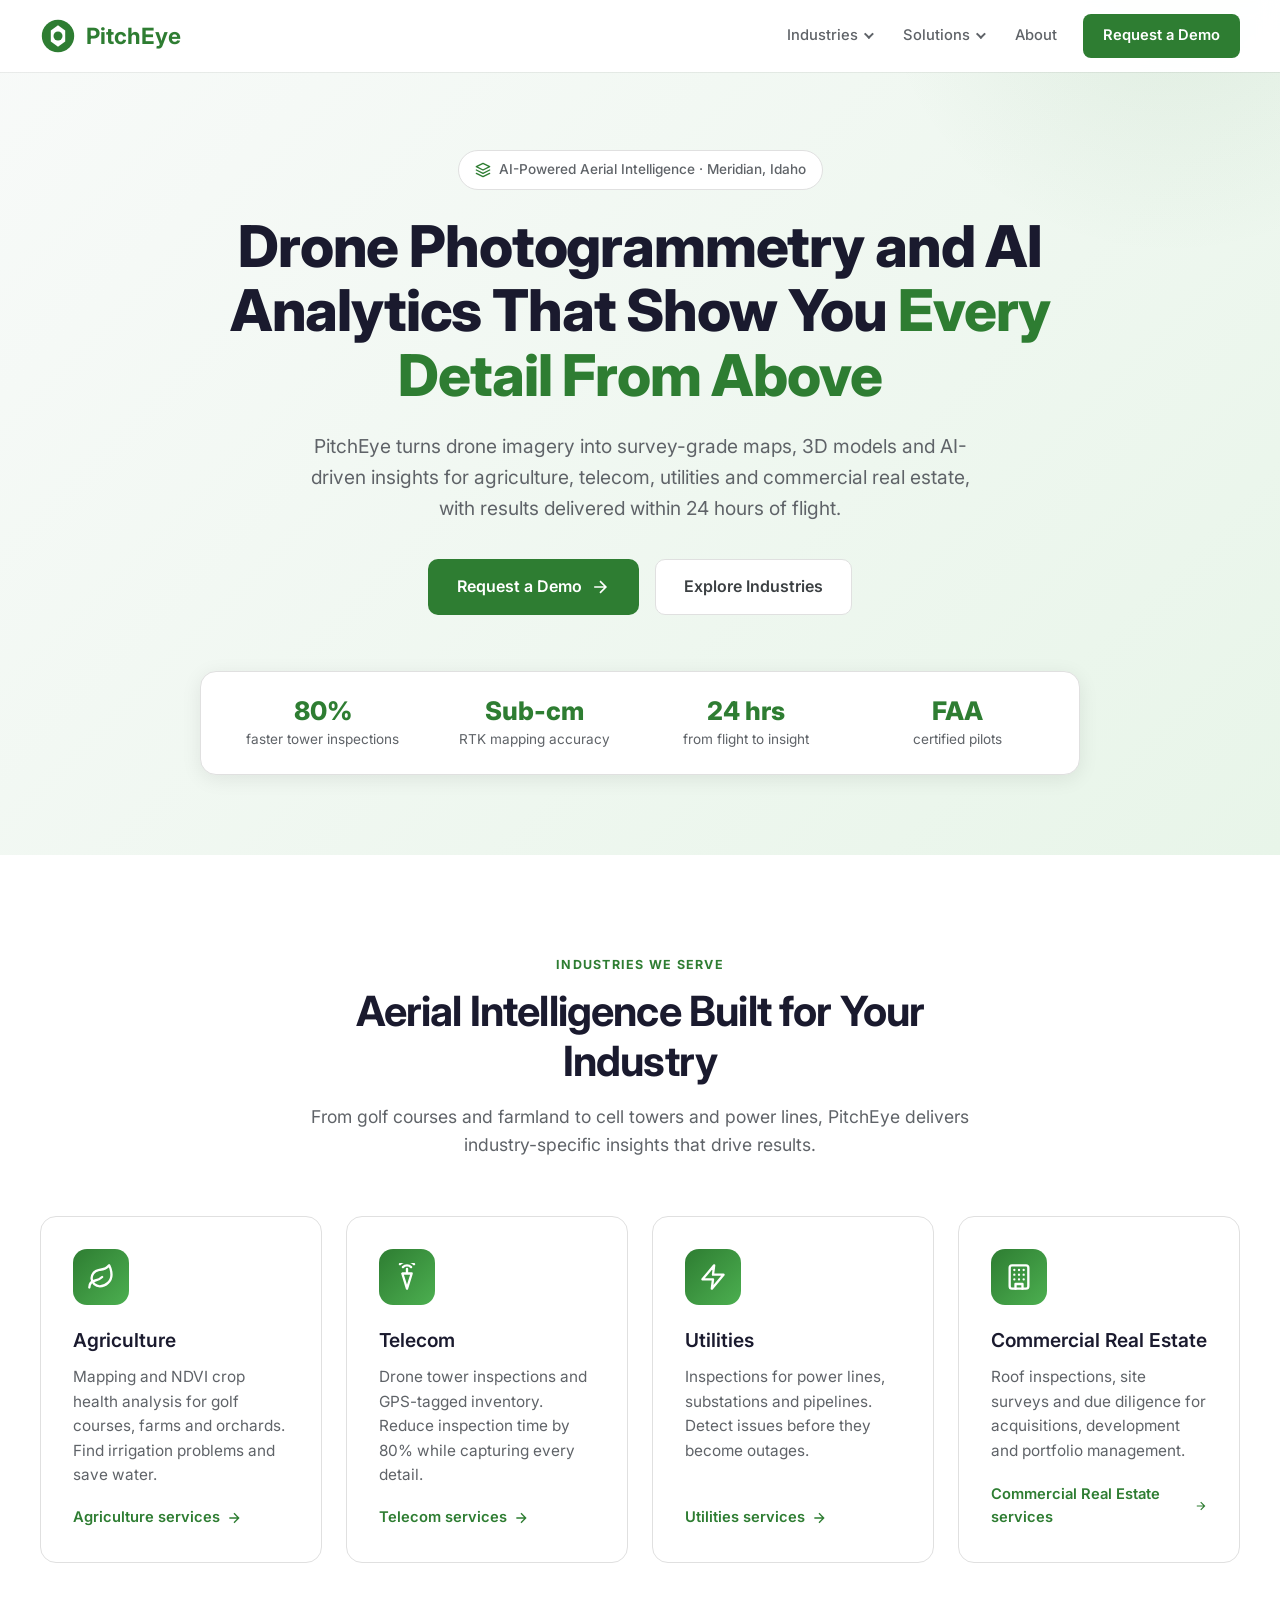
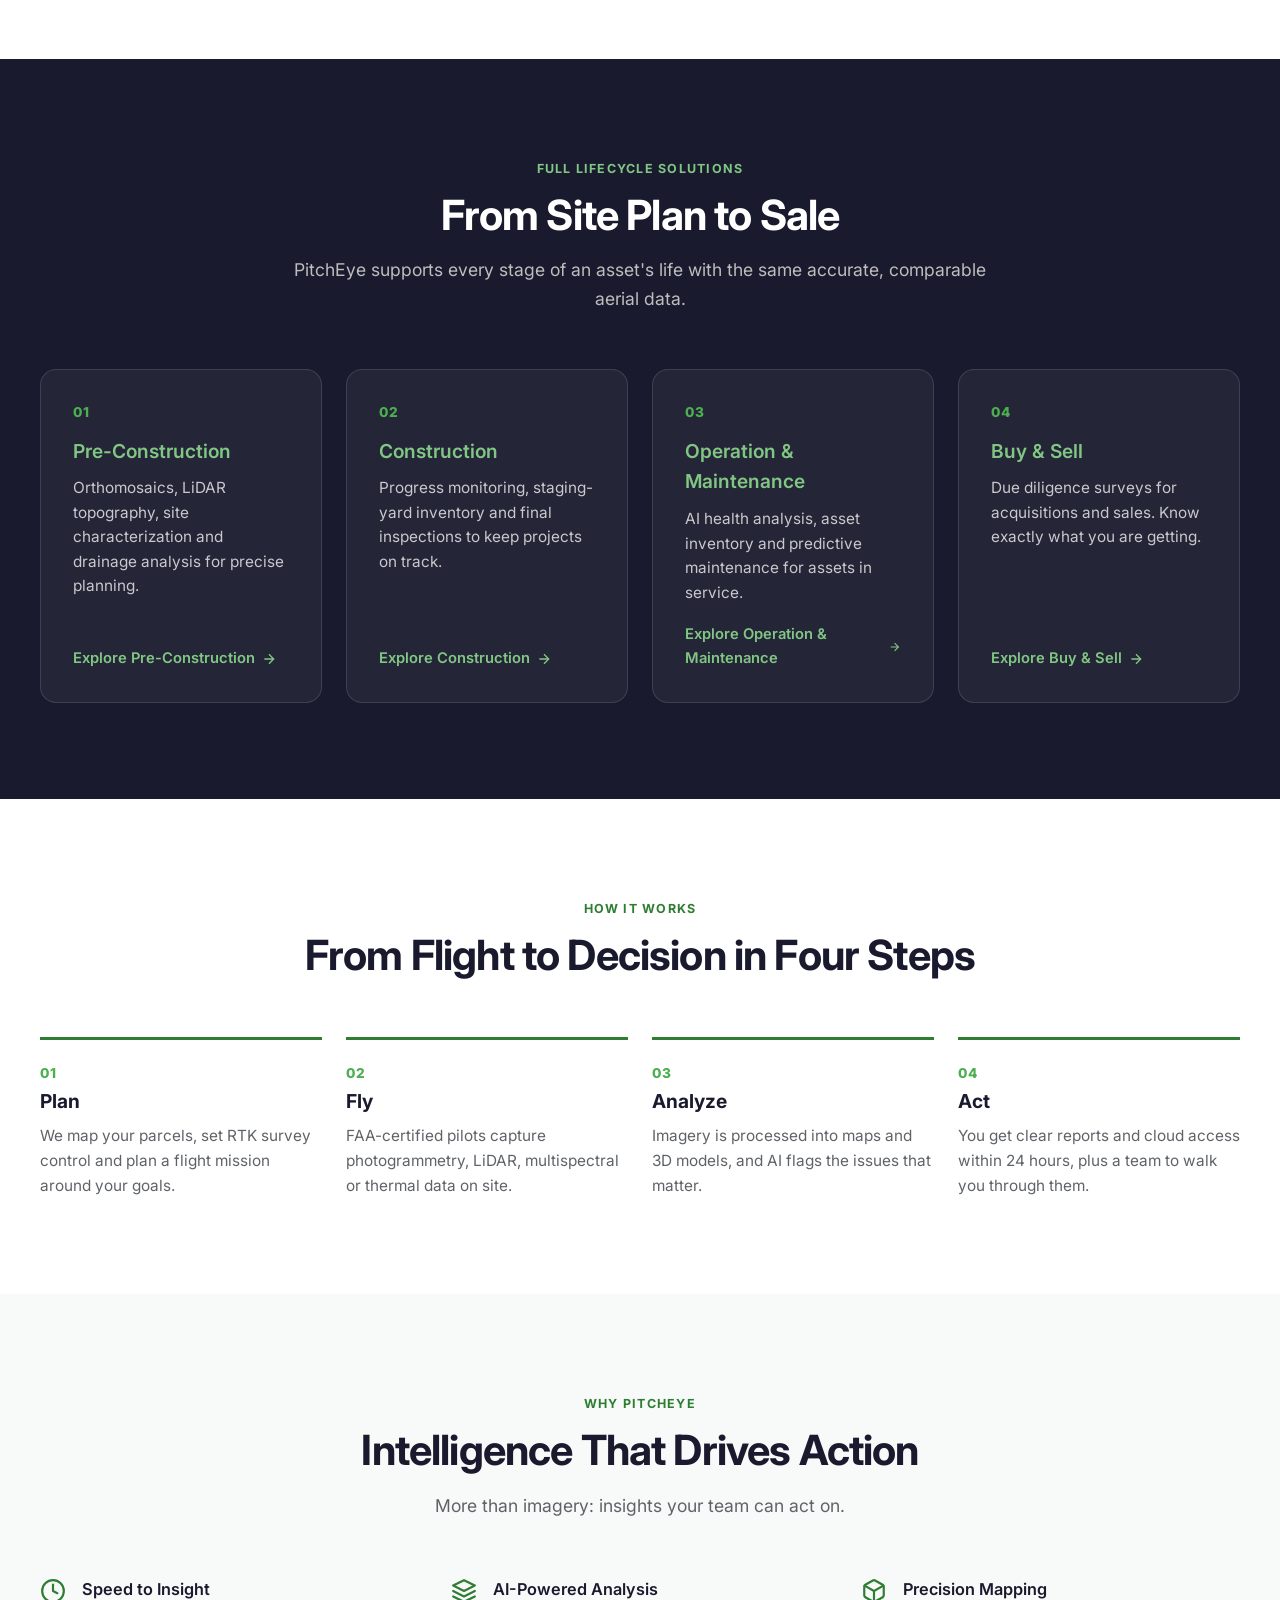
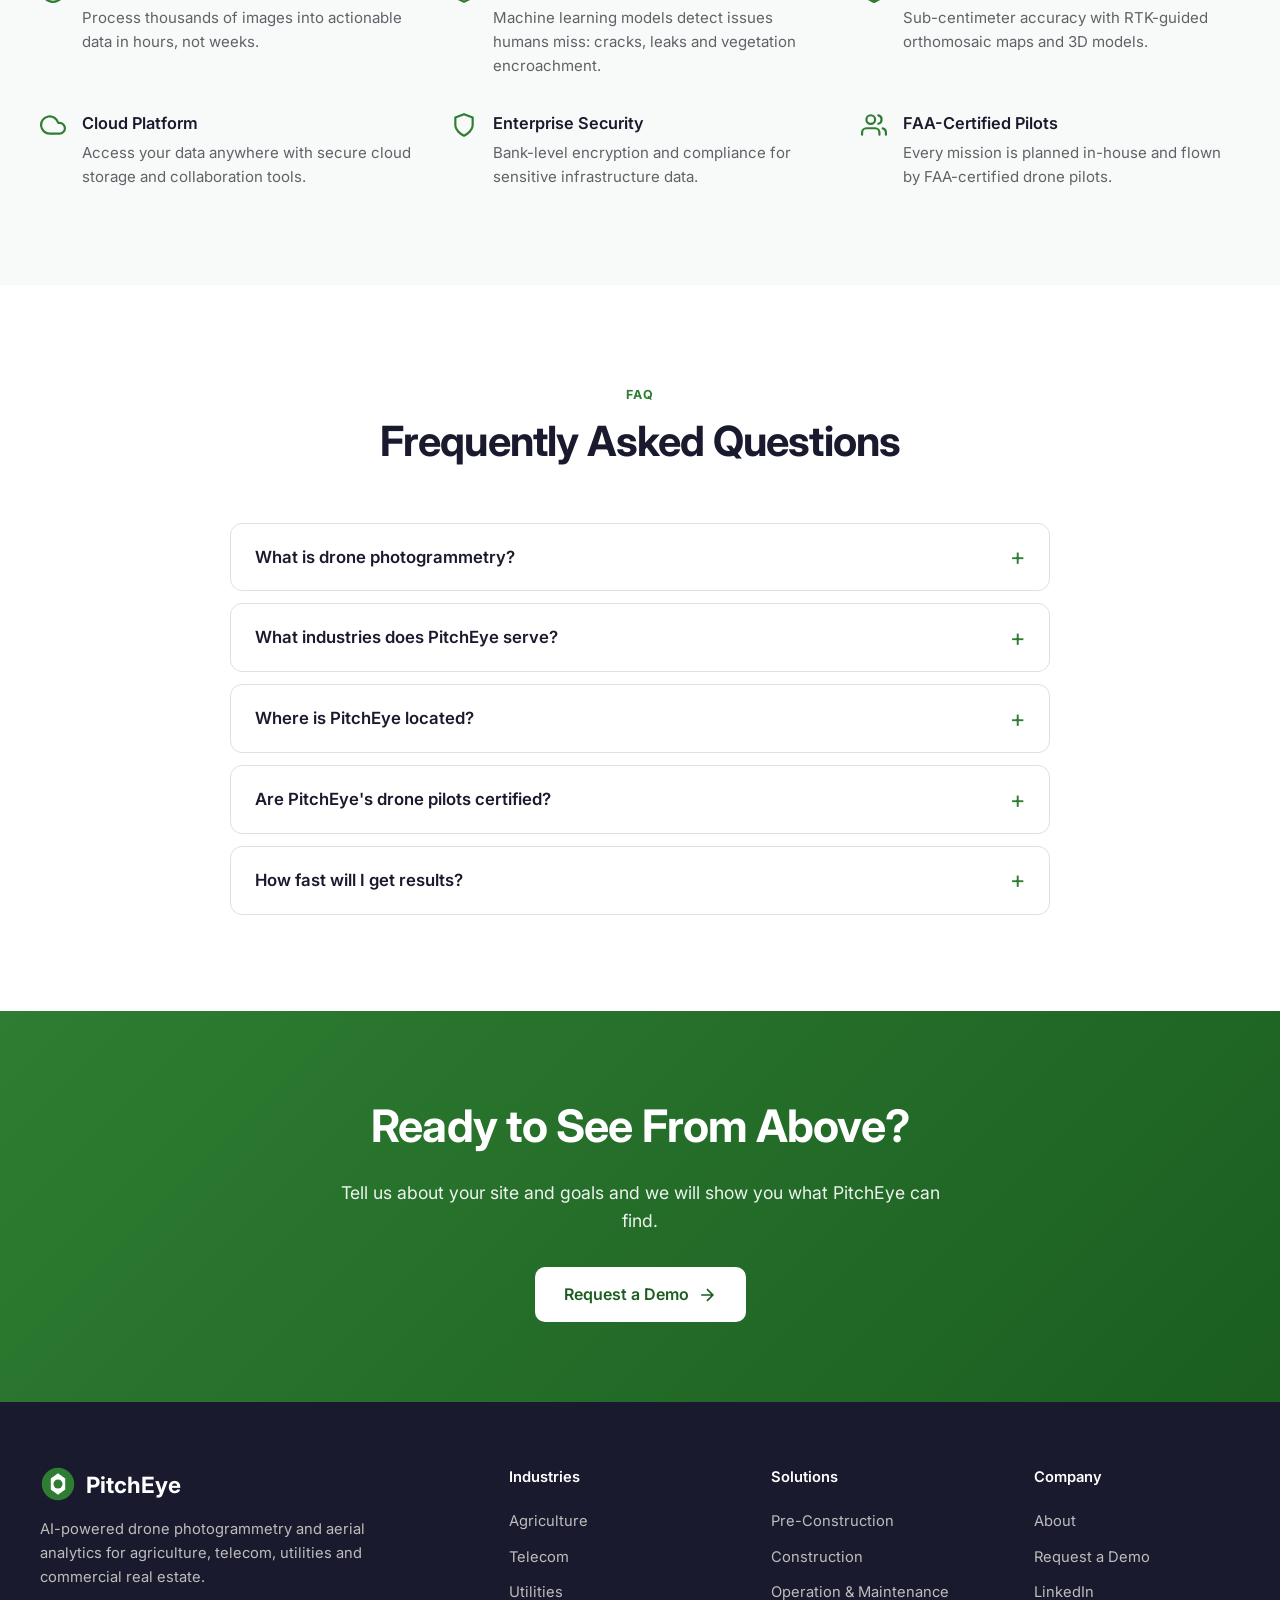
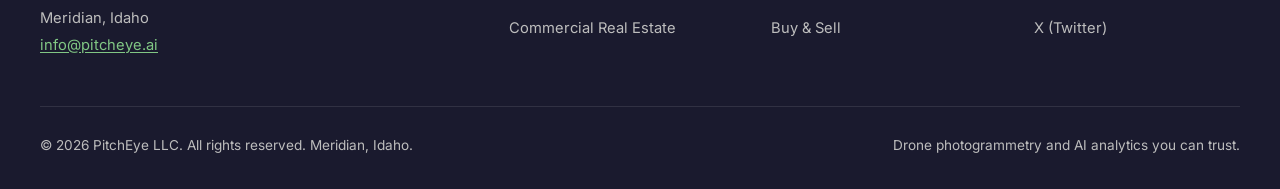
<file: index.html>
<!DOCTYPE html>
<html lang="en">
<head>
  <meta charset="UTF-8">
  <meta name="viewport" content="width=device-width, initial-scale=1.0">
  <title>PitchEye | Drone Photogrammetry &amp; AI Analytics in Idaho</title>
  <meta name="description" content="AI-powered drone photogrammetry, LiDAR and aerial analytics for agriculture, telecom, utilities and commercial real estate. Based in Meridian, Idaho.">
  <link rel="canonical" href="https://pitcheye.ai/">
  <meta name="robots" content="index, follow, max-image-preview:large">
  <meta name="theme-color" content="#2E7D32">

  <meta property="og:type" content="website">
  <meta property="og:site_name" content="PitchEye">
  <meta property="og:title" content="PitchEye | Drone Photogrammetry &amp; AI Analytics in Idaho">
  <meta property="og:description" content="AI-powered drone photogrammetry, LiDAR and aerial analytics for agriculture, telecom, utilities and commercial real estate. Based in Meridian, Idaho.">
  <meta property="og:url" content="https://pitcheye.ai/">
  <meta property="og:image" content="https://pitcheye.ai/images/og-image.png">
  <meta property="og:image:width" content="1200">
  <meta property="og:image:height" content="630">
  <meta property="og:image:alt" content="PitchEye – AI-powered drone photogrammetry, Meridian, Idaho">
  <meta property="og:locale" content="en_US">
  <meta name="twitter:card" content="summary_large_image">
  <meta name="twitter:title" content="PitchEye | Drone Photogrammetry &amp; AI Analytics in Idaho">
  <meta name="twitter:description" content="AI-powered drone photogrammetry, LiDAR and aerial analytics for agriculture, telecom, utilities and commercial real estate. Based in Meridian, Idaho.">
  <meta name="twitter:image" content="https://pitcheye.ai/images/og-image.png">

  <link rel="icon" href="favicon.svg" type="image/svg+xml">
  <link rel="icon" href="favicon-32.png" sizes="32x32" type="image/png">
  <link rel="apple-touch-icon" href="apple-touch-icon.png">

  <link rel="preconnect" href="https://fonts.googleapis.com">
  <link rel="preconnect" href="https://fonts.gstatic.com" crossorigin>
  <link href="https://fonts.googleapis.com/css2?family=Inter:wght@400;500;600;700;800&display=swap" rel="stylesheet">
  <link rel="stylesheet" href="css/styles.css">

<script type="application/ld+json">
{
  "@context": "https://schema.org",
  "@type": [
    "Organization",
    "ProfessionalService"
  ],
  "@id": "https://pitcheye.ai/#organization",
  "name": "PitchEye",
  "legalName": "PitchEye LLC",
  "url": "https://pitcheye.ai/",
  "logo": "https://pitcheye.ai/images/logo.png",
  "image": "https://pitcheye.ai/images/og-image.png",
  "email": "info@pitcheye.ai",
  "description": "PitchEye provides AI-powered drone photogrammetry, LiDAR mapping and aerial analytics for agriculture, golf courses, telecom, utilities and commercial real estate.",
  "address": {
    "@type": "PostalAddress",
    "addressLocality": "Meridian",
    "addressRegion": "ID",
    "addressCountry": "US"
  },
  "areaServed": [
    {
      "@type": "State",
      "name": "Idaho"
    },
    {
      "@type": "Place",
      "name": "Pacific Northwest"
    }
  ],
  "knowsAbout": [
    "Drone photogrammetry",
    "Orthomosaic mapping",
    "LiDAR topography",
    "NDVI",
    "Multispectral imaging",
    "Thermal imaging",
    "Cell tower inspection",
    "Utility inspection",
    "Construction progress monitoring",
    "Golf course turf management",
    "Precision agriculture"
  ],
  "sameAs": [
    "https://www.linkedin.com/company/pitcheye",
    "https://twitter.com/pitcheye"
  ]
}
</script>
<script type="application/ld+json">
{
  "@context": "https://schema.org",
  "@type": "WebSite",
  "@id": "https://pitcheye.ai/#website",
  "url": "https://pitcheye.ai/",
  "name": "PitchEye",
  "publisher": {
    "@id": "https://pitcheye.ai/#organization"
  },
  "inLanguage": "en-US"
}
</script>
<script type="application/ld+json">
{
  "@context": "https://schema.org",
  "@type": "FAQPage",
  "mainEntity": [
    {
      "@type": "Question",
      "name": "What is drone photogrammetry?",
      "acceptedAnswer": {
        "@type": "Answer",
        "text": "Drone photogrammetry is the process of taking many overlapping aerial photos with a drone and processing them into accurate, measurable maps (orthomosaics) and 3D models. PitchEye combines photogrammetry with LiDAR, multispectral and thermal sensors and AI analysis to turn those maps into decisions."
      }
    },
    {
      "@type": "Question",
      "name": "What industries does PitchEye serve?",
      "acceptedAnswer": {
        "@type": "Answer",
        "text": "PitchEye serves agriculture and golf courses, telecom, utilities and commercial real estate, with solutions across the full project lifecycle: pre-construction, construction, operation and maintenance, and buying and selling assets."
      }
    },
    {
      "@type": "Question",
      "name": "Where is PitchEye located?",
      "acceptedAnswer": {
        "@type": "Answer",
        "text": "PitchEye is based in Meridian, Idaho, in the Boise metro area, and flies projects across Idaho and the Pacific Northwest."
      }
    },
    {
      "@type": "Question",
      "name": "Are PitchEye's drone pilots certified?",
      "acceptedAnswer": {
        "@type": "Answer",
        "text": "Yes. Every PitchEye survey mission is planned in-house and flown by FAA-certified drone pilots, using RTK GPS for survey-grade positioning."
      }
    },
    {
      "@type": "Question",
      "name": "How fast will I get results?",
      "acceptedAnswer": {
        "@type": "Answer",
        "text": "PitchEye processes thousands of images into actionable data in hours, not weeks, and typically delivers insights within 24 hours of data collection."
      }
    }
  ]
}
</script>
</head>
<body>
  <a class="skip-link" href="#main">Skip to content</a>

  <header class="nav">
    <div class="nav-container">
      <a href="index.html" class="nav-logo" aria-label="PitchEye home"><svg viewBox="0 0 40 40" aria-hidden="true"><circle cx="20" cy="20" r="18" fill="#2E7D32"/><path d="M20 8L28 14V26L20 32L12 26V14L20 8Z" fill="#fff"/><circle cx="20" cy="20" r="5" fill="#2E7D32"/></svg><span>PitchEye</span></a>
      <button class="mobile-toggle" aria-label="Open menu" aria-expanded="false" aria-controls="site-menu"><span></span><span></span><span></span></button>
      <nav id="site-menu" class="nav-links" aria-label="Main">
        <div class="nav-group">
          <button class="nav-group-btn" aria-expanded="false">Industries</button>
          <ul class="nav-menu"><li><a href="industries/agriculture.html">Agriculture</a></li><li><a href="industries/telecom.html">Telecom</a></li><li><a href="industries/utilities.html">Utilities</a></li><li><a href="industries/commercial-real-estate.html">Commercial Real Estate</a></li></ul>
        </div>
        <div class="nav-group">
          <button class="nav-group-btn" aria-expanded="false">Solutions</button>
          <ul class="nav-menu"><li><a href="solutions/pre-construction.html">Pre-Construction</a></li><li><a href="solutions/construction.html">Construction</a></li><li><a href="solutions/operation-maintenance.html">Operation &amp; Maintenance</a></li><li><a href="solutions/buy-sell.html">Buy &amp; Sell</a></li></ul>
        </div>
        <a href="about.html">About</a>
        <a href="contact.html" class="nav-cta">Request a Demo</a>
      </nav>
    </div>
  </header>

  <main id="main">
    <section class="hero">
      <div class="container">
        <div class="hero-badge"><svg viewBox="0 0 24 24" fill="none" stroke="currentColor" stroke-width="2" stroke-linecap="round" stroke-linejoin="round" aria-hidden="true"><path d="M12 2 2 7l10 5 10-5-10-5z"/><path d="m2 17 10 5 10-5"/><path d="m2 12 10 5 10-5"/></svg> AI-Powered Aerial Intelligence · Meridian, Idaho</div>
        <h1>Drone Photogrammetry and AI Analytics That Show You <span>Every Detail From Above</span></h1>
        <p class="lede">PitchEye turns drone imagery into survey-grade maps, 3D models and AI-driven insights for agriculture, telecom, utilities and commercial real estate, with results delivered within 24 hours of flight.</p>
        <div class="hero-buttons">
          <a href="contact.html" class="btn btn-primary">Request a Demo <svg width="20" height="20" viewBox="0 0 24 24" fill="none" stroke="currentColor" stroke-width="2" aria-hidden="true"><path d="M5 12h14M12 5l7 7-7 7"/></svg></a>
          <a href="#industries" class="btn btn-secondary">Explore Industries</a>
        </div>
        <ul class="proof-bar" aria-label="Key facts">
          <li><strong>80%</strong><span>faster tower inspections</span></li>
          <li><strong>Sub-cm</strong><span>RTK mapping accuracy</span></li>
          <li><strong>24 hrs</strong><span>from flight to insight</span></li>
          <li><strong>FAA</strong><span>certified pilots</span></li>
        </ul>
      </div>
    </section>

    <section class="section" id="industries" aria-labelledby="ind-h">
      <div class="container">
        <div class="section-header">
          <span class="section-label">Industries We Serve</span>
          <h2 id="ind-h">Aerial Intelligence Built for Your Industry</h2>
          <p>From golf courses and farmland to cell towers and power lines, PitchEye delivers industry-specific insights that drive results.</p>
        </div>
        <div class="grid grid-4"><article class="card industry-card"><div class="card-icon"><svg viewBox="0 0 24 24" fill="none" stroke="currentColor" stroke-width="2" stroke-linecap="round" stroke-linejoin="round" aria-hidden="true"><path d="M11 20A7 7 0 0 1 9.8 6.1C15.5 5 17 4.48 19 2c1 2 2 4.18 2 8 0 5.5-4.78 10-10 10Z"/><path d="M2 21c0-3 1.85-5.36 5.08-6C9.5 14.52 12 13 13 12"/></svg></div><h3>Agriculture</h3><p>Mapping and NDVI crop health analysis for golf courses, farms and orchards. Find irrigation problems and save water.</p><a href="industries/agriculture.html" class="card-link">Agriculture services <svg width="20" height="20" viewBox="0 0 24 24" fill="none" stroke="currentColor" stroke-width="2" aria-hidden="true"><path d="M5 12h14M12 5l7 7-7 7"/></svg></a></article><article class="card industry-card"><div class="card-icon"><svg viewBox="0 0 24 24" fill="none" stroke="currentColor" stroke-width="2" stroke-linecap="round" stroke-linejoin="round" aria-hidden="true"><path d="M12 22 8 9h8l-4 13zM12 9V5"/><path d="M8.5 3.5a5 5 0 0 1 7 0M6 1a8.5 8.5 0 0 1 12 0"/></svg></div><h3>Telecom</h3><p>Drone tower inspections and GPS-tagged inventory. Reduce inspection time by 80% while capturing every detail.</p><a href="industries/telecom.html" class="card-link">Telecom services <svg width="20" height="20" viewBox="0 0 24 24" fill="none" stroke="currentColor" stroke-width="2" aria-hidden="true"><path d="M5 12h14M12 5l7 7-7 7"/></svg></a></article><article class="card industry-card"><div class="card-icon"><svg viewBox="0 0 24 24" fill="none" stroke="currentColor" stroke-width="2" stroke-linecap="round" stroke-linejoin="round" aria-hidden="true"><path d="M13 2 3 14h9l-1 8 10-12h-9l1-8z"/></svg></div><h3>Utilities</h3><p>Inspections for power lines, substations and pipelines. Detect issues before they become outages.</p><a href="industries/utilities.html" class="card-link">Utilities services <svg width="20" height="20" viewBox="0 0 24 24" fill="none" stroke="currentColor" stroke-width="2" aria-hidden="true"><path d="M5 12h14M12 5l7 7-7 7"/></svg></a></article><article class="card industry-card"><div class="card-icon"><svg viewBox="0 0 24 24" fill="none" stroke="currentColor" stroke-width="2" stroke-linecap="round" stroke-linejoin="round" aria-hidden="true"><rect x="4" y="2" width="16" height="20" rx="2"/><path d="M9 22v-4h6v4M8 6h.01M16 6h.01M12 6h.01M12 10h.01M12 14h.01M16 10h.01M16 14h.01M8 10h.01M8 14h.01"/></svg></div><h3>Commercial Real Estate</h3><p>Roof inspections, site surveys and due diligence for acquisitions, development and portfolio management.</p><a href="industries/commercial-real-estate.html" class="card-link">Commercial Real Estate services <svg width="20" height="20" viewBox="0 0 24 24" fill="none" stroke="currentColor" stroke-width="2" aria-hidden="true"><path d="M5 12h14M12 5l7 7-7 7"/></svg></a></article></div>
      </div>
    </section>

    <section class="section section-dark" id="solutions" aria-labelledby="sol-h">
      <div class="container">
        <div class="section-header">
          <span class="section-label">Full Lifecycle Solutions</span>
          <h2 id="sol-h">From Site Plan to Sale</h2>
          <p>PitchEye supports every stage of an asset's life with the same accurate, comparable aerial data.</p>
        </div>
        <div class="grid grid-4"><article class="card card--dark"><div class="step">01</div><h3>Pre-Construction</h3><p>Orthomosaics, LiDAR topography, site characterization and drainage analysis for precise planning.</p><a href="solutions/pre-construction.html" class="card-link">Explore Pre-Construction <svg width="20" height="20" viewBox="0 0 24 24" fill="none" stroke="currentColor" stroke-width="2" aria-hidden="true"><path d="M5 12h14M12 5l7 7-7 7"/></svg></a></article><article class="card card--dark"><div class="step">02</div><h3>Construction</h3><p>Progress monitoring, staging-yard inventory and final inspections to keep projects on track.</p><a href="solutions/construction.html" class="card-link">Explore Construction <svg width="20" height="20" viewBox="0 0 24 24" fill="none" stroke="currentColor" stroke-width="2" aria-hidden="true"><path d="M5 12h14M12 5l7 7-7 7"/></svg></a></article><article class="card card--dark"><div class="step">03</div><h3>Operation &amp; Maintenance</h3><p>AI health analysis, asset inventory and predictive maintenance for assets in service.</p><a href="solutions/operation-maintenance.html" class="card-link">Explore Operation &amp; Maintenance <svg width="20" height="20" viewBox="0 0 24 24" fill="none" stroke="currentColor" stroke-width="2" aria-hidden="true"><path d="M5 12h14M12 5l7 7-7 7"/></svg></a></article><article class="card card--dark"><div class="step">04</div><h3>Buy &amp; Sell</h3><p>Due diligence surveys for acquisitions and sales. Know exactly what you are getting.</p><a href="solutions/buy-sell.html" class="card-link">Explore Buy &amp; Sell <svg width="20" height="20" viewBox="0 0 24 24" fill="none" stroke="currentColor" stroke-width="2" aria-hidden="true"><path d="M5 12h14M12 5l7 7-7 7"/></svg></a></article></div>
      </div>
    </section>

    <section class="section" aria-labelledby="how-h">
      <div class="container">
        <div class="section-header">
          <span class="section-label">How It Works</span>
          <h2 id="how-h">From Flight to Decision in Four Steps</h2>
        </div>
        <ol class="steps"><li><span class="step">01</span><h3>Plan</h3><p>We map your parcels, set RTK survey control and plan a flight mission around your goals.</p></li><li><span class="step">02</span><h3>Fly</h3><p>FAA-certified pilots capture photogrammetry, LiDAR, multispectral or thermal data on site.</p></li><li><span class="step">03</span><h3>Analyze</h3><p>Imagery is processed into maps and 3D models, and AI flags the issues that matter.</p></li><li><span class="step">04</span><h3>Act</h3><p>You get clear reports and cloud access within 24 hours, plus a team to walk you through them.</p></li></ol>
      </div>
    </section>

    <section class="section section-alt" aria-labelledby="why-h">
      <div class="container">
        <div class="section-header">
          <span class="section-label">Why PitchEye</span>
          <h2 id="why-h">Intelligence That Drives Action</h2>
          <p>More than imagery: insights your team can act on.</p>
        </div>
        <div class="features-grid"><div class="feature-item"><svg viewBox="0 0 24 24" fill="none" stroke="currentColor" stroke-width="2" stroke-linecap="round" stroke-linejoin="round" aria-hidden="true"><circle cx="12" cy="12" r="10"/><path d="M12 6v6l4 2"/></svg><div><h3>Speed to Insight</h3><p>Process thousands of images into actionable data in hours, not weeks.</p></div></div><div class="feature-item"><svg viewBox="0 0 24 24" fill="none" stroke="currentColor" stroke-width="2" stroke-linecap="round" stroke-linejoin="round" aria-hidden="true"><path d="M12 2 2 7l10 5 10-5-10-5z"/><path d="m2 17 10 5 10-5"/><path d="m2 12 10 5 10-5"/></svg><div><h3>AI-Powered Analysis</h3><p>Machine learning models detect issues humans miss: cracks, leaks and vegetation encroachment.</p></div></div><div class="feature-item"><svg viewBox="0 0 24 24" fill="none" stroke="currentColor" stroke-width="2" stroke-linecap="round" stroke-linejoin="round" aria-hidden="true"><path d="M21 16V8a2 2 0 0 0-1-1.73l-7-4a2 2 0 0 0-2 0l-7 4A2 2 0 0 0 3 8v8a2 2 0 0 0 1 1.73l7 4a2 2 0 0 0 2 0l7-4A2 2 0 0 0 21 16z"/><path d="M3.3 7 12 12l8.7-5M12 22V12"/></svg><div><h3>Precision Mapping</h3><p>Sub-centimeter accuracy with RTK-guided orthomosaic maps and 3D models.</p></div></div><div class="feature-item"><svg viewBox="0 0 24 24" fill="none" stroke="currentColor" stroke-width="2" stroke-linecap="round" stroke-linejoin="round" aria-hidden="true"><path d="M18 10h-1.26A8 8 0 1 0 9 20h9a5 5 0 0 0 0-10z"/></svg><div><h3>Cloud Platform</h3><p>Access your data anywhere with secure cloud storage and collaboration tools.</p></div></div><div class="feature-item"><svg viewBox="0 0 24 24" fill="none" stroke="currentColor" stroke-width="2" stroke-linecap="round" stroke-linejoin="round" aria-hidden="true"><path d="M12 22s8-4 8-10V5l-8-3-8 3v7c0 6 8 10 8 10z"/></svg><div><h3>Enterprise Security</h3><p>Bank-level encryption and compliance for sensitive infrastructure data.</p></div></div><div class="feature-item"><svg viewBox="0 0 24 24" fill="none" stroke="currentColor" stroke-width="2" stroke-linecap="round" stroke-linejoin="round" aria-hidden="true"><path d="M17 21v-2a4 4 0 0 0-4-4H5a4 4 0 0 0-4 4v2"/><circle cx="9" cy="7" r="4"/><path d="M23 21v-2a4 4 0 0 0-3-3.87M16 3.13a4 4 0 0 1 0 7.75"/></svg><div><h3>FAA-Certified Pilots</h3><p>Every mission is planned in-house and flown by FAA-certified drone pilots.</p></div></div></div>
      </div>
    </section>

    <section class="section" aria-labelledby="faq-h">
      <div class="container container--narrow">
        <div class="section-header">
          <span class="section-label">FAQ</span>
          <h2 id="faq-h">Frequently Asked Questions</h2>
        </div>
        <div class="faq"><details class="faq-item"><summary><h3>What is drone photogrammetry?</h3></summary><p>Drone photogrammetry is the process of taking many overlapping aerial photos with a drone and processing them into accurate, measurable maps (orthomosaics) and 3D models. PitchEye combines photogrammetry with LiDAR, multispectral and thermal sensors and AI analysis to turn those maps into decisions.</p></details><details class="faq-item"><summary><h3>What industries does PitchEye serve?</h3></summary><p>PitchEye serves agriculture and golf courses, telecom, utilities and commercial real estate, with solutions across the full project lifecycle: pre-construction, construction, operation and maintenance, and buying and selling assets.</p></details><details class="faq-item"><summary><h3>Where is PitchEye located?</h3></summary><p>PitchEye is based in Meridian, Idaho, in the Boise metro area, and flies projects across Idaho and the Pacific Northwest.</p></details><details class="faq-item"><summary><h3>Are PitchEye&#x27;s drone pilots certified?</h3></summary><p>Yes. Every PitchEye survey mission is planned in-house and flown by FAA-certified drone pilots, using RTK GPS for survey-grade positioning.</p></details><details class="faq-item"><summary><h3>How fast will I get results?</h3></summary><p>PitchEye processes thousands of images into actionable data in hours, not weeks, and typically delivers insights within 24 hours of data collection.</p></details></div>
      </div>
    </section>

    <section class="cta-section">
      <div class="container">
        <h2>Ready to See From Above?</h2>
        <p>Tell us about your site and goals and we will show you what PitchEye can find.</p>
        <a href="contact.html" class="btn btn-light">Request a Demo <svg width="20" height="20" viewBox="0 0 24 24" fill="none" stroke="currentColor" stroke-width="2" aria-hidden="true"><path d="M5 12h14M12 5l7 7-7 7"/></svg></a>
      </div>
    </section>
  </main>

  <footer class="footer">
    <div class="footer-container">
      <div class="footer-top">
        <div class="footer-brand">
          <a href="index.html" class="nav-logo nav-logo--light"><svg viewBox="0 0 40 40" aria-hidden="true"><circle cx="20" cy="20" r="18" fill="#2E7D32"/><path d="M20 8L28 14V26L20 32L12 26V14L20 8Z" fill="#fff"/><circle cx="20" cy="20" r="5" fill="#2E7D32"/></svg><span>PitchEye</span></a>
          <p>AI-powered drone photogrammetry and aerial analytics for agriculture, telecom, utilities and commercial real estate.</p>
          <address>
            Meridian, Idaho<br>
            <a href="mailto:info@pitcheye.ai">info@pitcheye.ai</a>
          </address>
        </div>
        <div><h2 class="footer-h">Industries</h2><ul><li><a href="industries/agriculture.html">Agriculture</a></li><li><a href="industries/telecom.html">Telecom</a></li><li><a href="industries/utilities.html">Utilities</a></li><li><a href="industries/commercial-real-estate.html">Commercial Real Estate</a></li></ul></div>
        <div><h2 class="footer-h">Solutions</h2><ul><li><a href="solutions/pre-construction.html">Pre-Construction</a></li><li><a href="solutions/construction.html">Construction</a></li><li><a href="solutions/operation-maintenance.html">Operation &amp; Maintenance</a></li><li><a href="solutions/buy-sell.html">Buy &amp; Sell</a></li></ul></div>
        <div><h2 class="footer-h">Company</h2><ul>
          <li><a href="about.html">About</a></li>
          <li><a href="contact.html">Request a Demo</a></li>
          <li><a href="https://www.linkedin.com/company/pitcheye" rel="noopener" target="_blank">LinkedIn</a></li>
          <li><a href="https://twitter.com/pitcheye" rel="noopener" target="_blank">X (Twitter)</a></li>
        </ul></div>
      </div>
      <div class="footer-bottom">
        <p>&copy; <span data-year>2026</span> PitchEye LLC. All rights reserved. Meridian, Idaho.</p>
        <p>Drone photogrammetry and AI analytics you can trust.</p>
      </div>
    </div>
  </footer>

  <script src="js/main.js" defer></script>
</body>
</html>
</file>
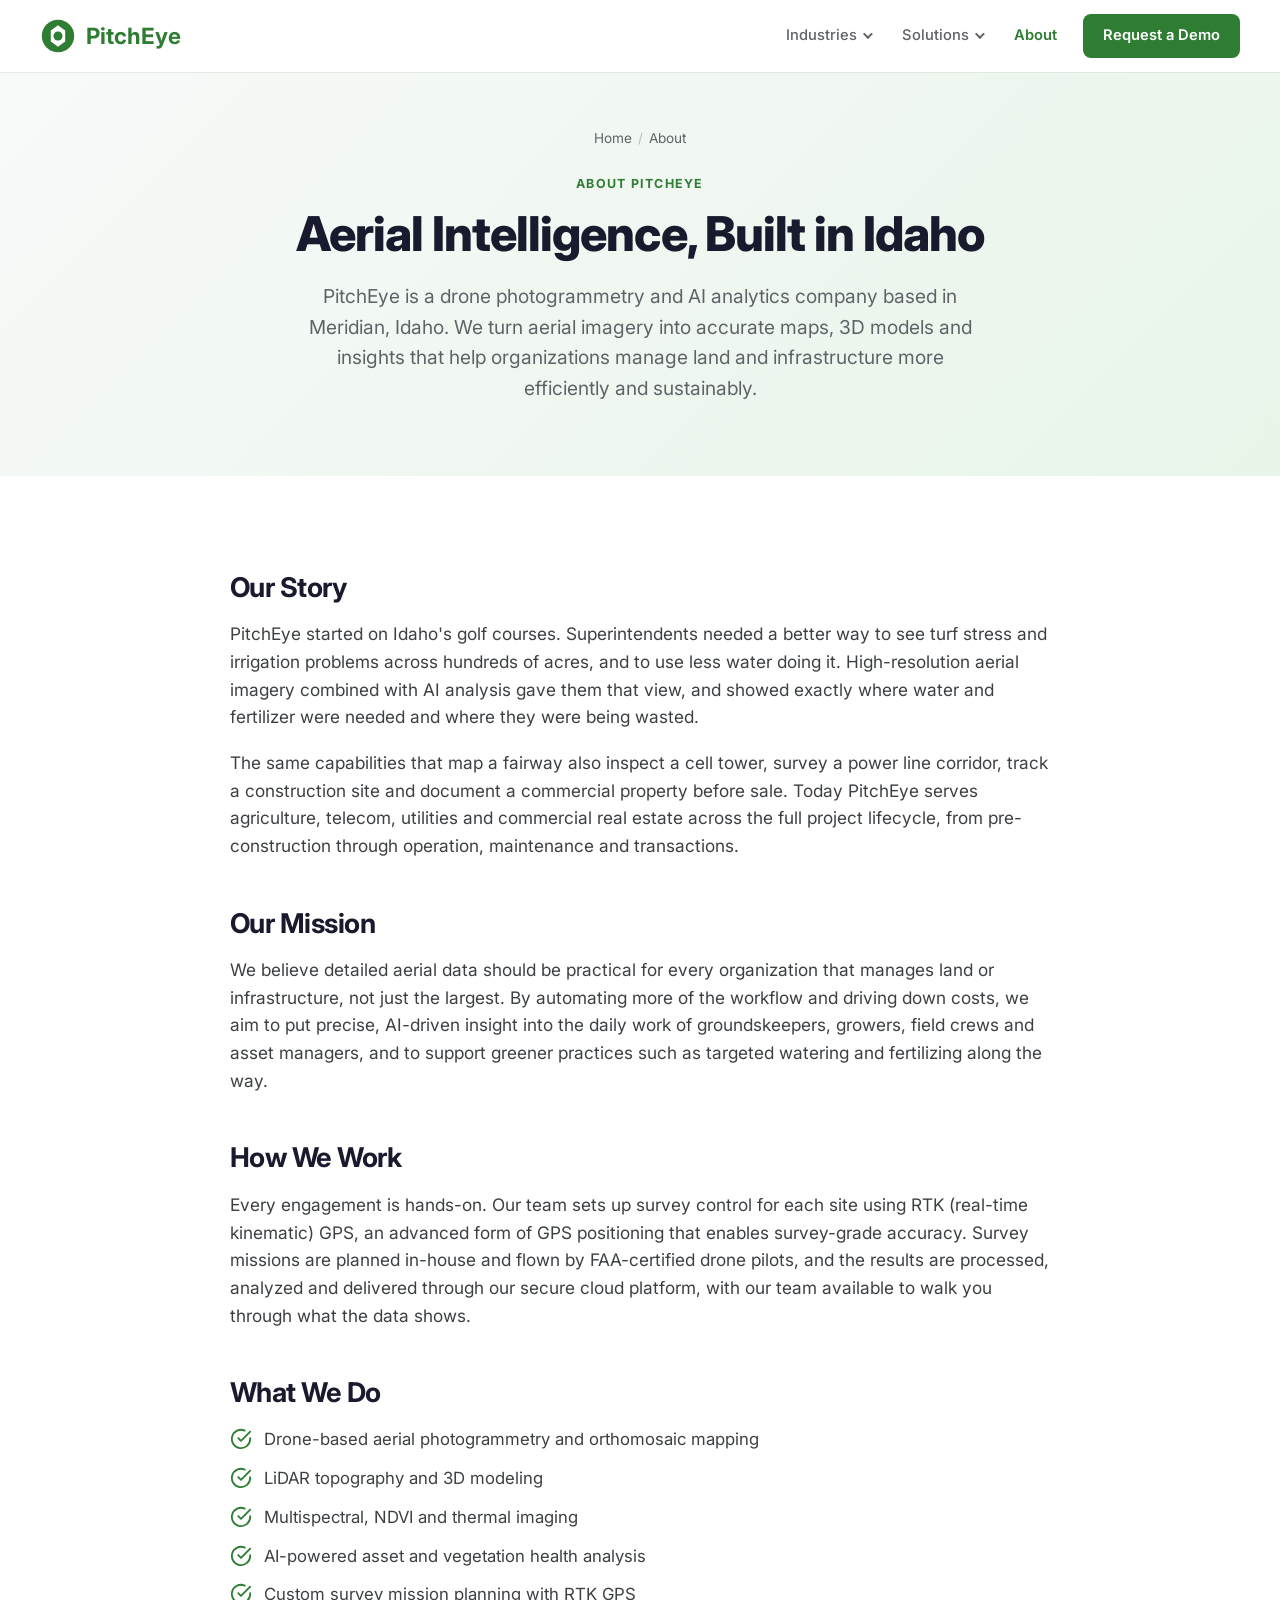
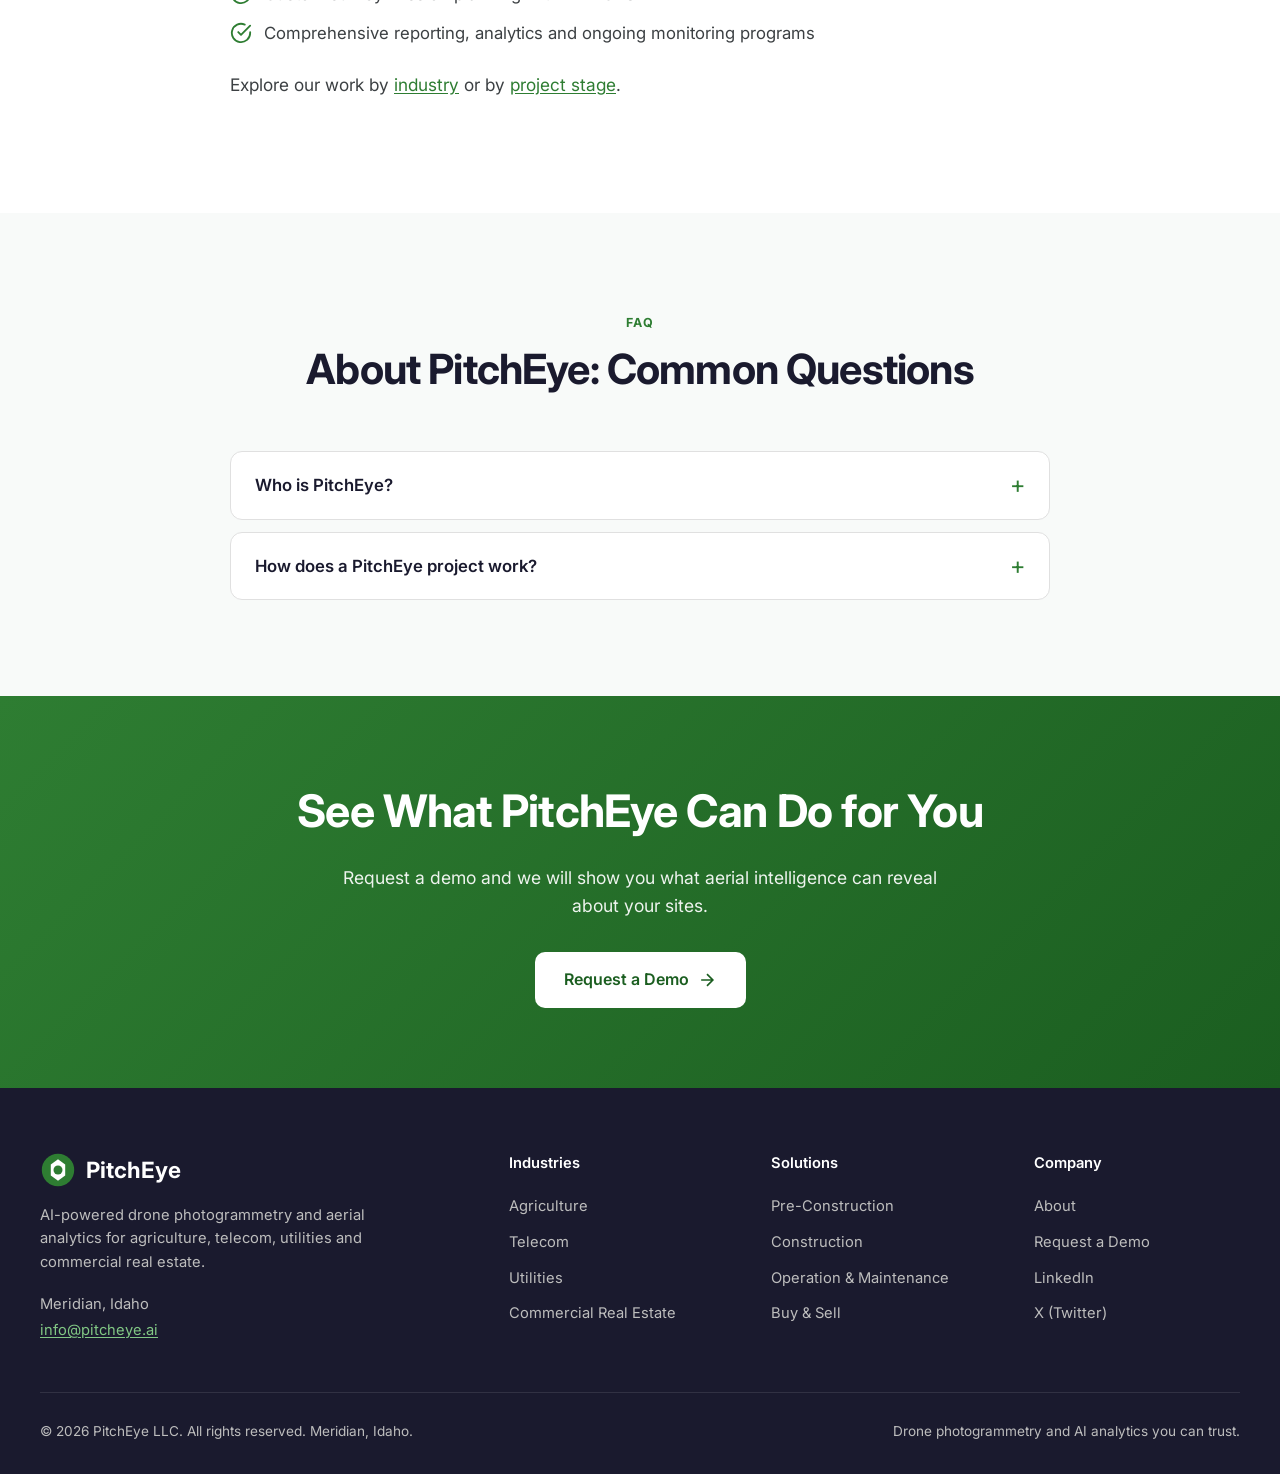
<file: about.html>
<!DOCTYPE html>
<html lang="en">
<head>
  <meta charset="UTF-8">
  <meta name="viewport" content="width=device-width, initial-scale=1.0">
  <title>About PitchEye | Drone Photogrammetry Company in Meridian, ID</title>
  <meta name="description" content="PitchEye is a Meridian, Idaho drone photogrammetry and AI analytics company with FAA-certified pilots, serving agriculture, telecom, utilities and real estate.">
  <link rel="canonical" href="https://pitcheye.ai/about.html">
  <meta name="robots" content="index, follow, max-image-preview:large">
  <meta name="theme-color" content="#2E7D32">

  <meta property="og:type" content="website">
  <meta property="og:site_name" content="PitchEye">
  <meta property="og:title" content="About PitchEye | Drone Photogrammetry Company in Meridian, ID">
  <meta property="og:description" content="PitchEye is a Meridian, Idaho drone photogrammetry and AI analytics company with FAA-certified pilots, serving agriculture, telecom, utilities and real estate.">
  <meta property="og:url" content="https://pitcheye.ai/about.html">
  <meta property="og:image" content="https://pitcheye.ai/images/og-image.png">
  <meta property="og:image:width" content="1200">
  <meta property="og:image:height" content="630">
  <meta property="og:image:alt" content="PitchEye – AI-powered drone photogrammetry, Meridian, Idaho">
  <meta property="og:locale" content="en_US">
  <meta name="twitter:card" content="summary_large_image">
  <meta name="twitter:title" content="About PitchEye | Drone Photogrammetry Company in Meridian, ID">
  <meta name="twitter:description" content="PitchEye is a Meridian, Idaho drone photogrammetry and AI analytics company with FAA-certified pilots, serving agriculture, telecom, utilities and real estate.">
  <meta name="twitter:image" content="https://pitcheye.ai/images/og-image.png">

  <link rel="icon" href="favicon.svg" type="image/svg+xml">
  <link rel="icon" href="favicon-32.png" sizes="32x32" type="image/png">
  <link rel="apple-touch-icon" href="apple-touch-icon.png">

  <link rel="preconnect" href="https://fonts.googleapis.com">
  <link rel="preconnect" href="https://fonts.gstatic.com" crossorigin>
  <link href="https://fonts.googleapis.com/css2?family=Inter:wght@400;500;600;700;800&display=swap" rel="stylesheet">
  <link rel="stylesheet" href="css/styles.css">

<script type="application/ld+json">
{
  "@context": "https://schema.org",
  "@type": "AboutPage",
  "url": "https://pitcheye.ai/about.html",
  "name": "About PitchEye",
  "mainEntity": {
    "@id": "https://pitcheye.ai/#organization"
  }
}
</script>
<script type="application/ld+json">
{
  "@context": "https://schema.org",
  "@type": [
    "Organization",
    "ProfessionalService"
  ],
  "@id": "https://pitcheye.ai/#organization",
  "name": "PitchEye",
  "legalName": "PitchEye LLC",
  "url": "https://pitcheye.ai/",
  "logo": "https://pitcheye.ai/images/logo.png",
  "image": "https://pitcheye.ai/images/og-image.png",
  "email": "info@pitcheye.ai",
  "description": "PitchEye provides AI-powered drone photogrammetry, LiDAR mapping and aerial analytics for agriculture, golf courses, telecom, utilities and commercial real estate.",
  "address": {
    "@type": "PostalAddress",
    "addressLocality": "Meridian",
    "addressRegion": "ID",
    "addressCountry": "US"
  },
  "areaServed": [
    {
      "@type": "State",
      "name": "Idaho"
    },
    {
      "@type": "Place",
      "name": "Pacific Northwest"
    }
  ],
  "knowsAbout": [
    "Drone photogrammetry",
    "Orthomosaic mapping",
    "LiDAR topography",
    "NDVI",
    "Multispectral imaging",
    "Thermal imaging",
    "Cell tower inspection",
    "Utility inspection",
    "Construction progress monitoring",
    "Golf course turf management",
    "Precision agriculture"
  ],
  "sameAs": [
    "https://www.linkedin.com/company/pitcheye",
    "https://twitter.com/pitcheye"
  ]
}
</script>
<script type="application/ld+json">
{
  "@context": "https://schema.org",
  "@type": "BreadcrumbList",
  "itemListElement": [
    {
      "@type": "ListItem",
      "position": 1,
      "name": "Home",
      "item": "https://pitcheye.ai/"
    },
    {
      "@type": "ListItem",
      "position": 2,
      "name": "About",
      "item": "https://pitcheye.ai/about.html"
    }
  ]
}
</script>
<script type="application/ld+json">
{
  "@context": "https://schema.org",
  "@type": "FAQPage",
  "mainEntity": [
    {
      "@type": "Question",
      "name": "Who is PitchEye?",
      "acceptedAnswer": {
        "@type": "Answer",
        "text": "PitchEye is a drone photogrammetry and AI analytics company based in Meridian, Idaho. It began by helping Idaho golf courses reduce water use and now provides aerial intelligence for agriculture, telecom, utilities and commercial real estate."
      }
    },
    {
      "@type": "Question",
      "name": "How does a PitchEye project work?",
      "acceptedAnswer": {
        "@type": "Answer",
        "text": "PitchEye sets up survey control for each site using RTK GPS, plans the flight mission, and has FAA-certified pilots fly it. The imagery is then processed into maps and 3D models and analyzed with AI, and results are delivered through PitchEye's secure cloud platform with support from the team."
      }
    }
  ]
}
</script>
</head>
<body>
  <a class="skip-link" href="#main">Skip to content</a>

  <header class="nav">
    <div class="nav-container">
      <a href="index.html" class="nav-logo" aria-label="PitchEye home"><svg viewBox="0 0 40 40" aria-hidden="true"><circle cx="20" cy="20" r="18" fill="#2E7D32"/><path d="M20 8L28 14V26L20 32L12 26V14L20 8Z" fill="#fff"/><circle cx="20" cy="20" r="5" fill="#2E7D32"/></svg><span>PitchEye</span></a>
      <button class="mobile-toggle" aria-label="Open menu" aria-expanded="false" aria-controls="site-menu"><span></span><span></span><span></span></button>
      <nav id="site-menu" class="nav-links" aria-label="Main">
        <div class="nav-group">
          <button class="nav-group-btn" aria-expanded="false">Industries</button>
          <ul class="nav-menu"><li><a href="industries/agriculture.html">Agriculture</a></li><li><a href="industries/telecom.html">Telecom</a></li><li><a href="industries/utilities.html">Utilities</a></li><li><a href="industries/commercial-real-estate.html">Commercial Real Estate</a></li></ul>
        </div>
        <div class="nav-group">
          <button class="nav-group-btn" aria-expanded="false">Solutions</button>
          <ul class="nav-menu"><li><a href="solutions/pre-construction.html">Pre-Construction</a></li><li><a href="solutions/construction.html">Construction</a></li><li><a href="solutions/operation-maintenance.html">Operation &amp; Maintenance</a></li><li><a href="solutions/buy-sell.html">Buy &amp; Sell</a></li></ul>
        </div>
        <a href="about.html" aria-current="page">About</a>
        <a href="contact.html" class="nav-cta">Request a Demo</a>
      </nav>
    </div>
  </header>

  <main id="main">
    <section class="page-header">
      <div class="container container--narrow">
        <nav class="breadcrumbs" aria-label="Breadcrumb"><ol><li><a href="index.html">Home</a></li><li aria-current="page">About</li></ol></nav>
        <span class="section-label">About PitchEye</span>
        <h1>Aerial Intelligence, Built in Idaho</h1>
        <p class="lede">PitchEye is a drone photogrammetry and AI analytics company based in Meridian, Idaho. We turn aerial imagery into accurate maps, 3D models and insights that help organizations manage land and infrastructure more efficiently and sustainably.</p>
      </div>
    </section>

    <section class="section" aria-labelledby="story-h">
      <div class="container container--narrow prose">
        <h2 id="story-h">Our Story</h2>
        <p>PitchEye started on Idaho's golf courses. Superintendents needed a better way to see turf stress and irrigation problems across hundreds of acres, and to use less water doing it. High-resolution aerial imagery combined with AI analysis gave them that view, and showed exactly where water and fertilizer were needed and where they were being wasted.</p>
        <p>The same capabilities that map a fairway also inspect a cell tower, survey a power line corridor, track a construction site and document a commercial property before sale. Today PitchEye serves agriculture, telecom, utilities and commercial real estate across the full project lifecycle, from pre-construction through operation, maintenance and transactions.</p>

        <h2>Our Mission</h2>
        <p>We believe detailed aerial data should be practical for every organization that manages land or infrastructure, not just the largest. By automating more of the workflow and driving down costs, we aim to put precise, AI-driven insight into the daily work of groundskeepers, growers, field crews and asset managers, and to support greener practices such as targeted watering and fertilizing along the way.</p>

        <h2>How We Work</h2>
        <p>Every engagement is hands-on. Our team sets up survey control for each site using RTK (real-time kinematic) GPS, an advanced form of GPS positioning that enables survey-grade accuracy. Survey missions are planned in-house and flown by FAA-certified drone pilots, and the results are processed, analyzed and delivered through our secure cloud platform, with our team available to walk you through what the data shows.</p>

        <h2>What We Do</h2>
        <ul class="check-list"><li><svg viewBox="0 0 24 24" fill="none" stroke="currentColor" stroke-width="2" stroke-linecap="round" stroke-linejoin="round" aria-hidden="true"><path d="M22 11.08V12a10 10 0 1 1-5.93-9.14"/><path d="M22 4 12 14.01l-3-3"/></svg><span>Drone-based aerial photogrammetry and orthomosaic mapping</span></li><li><svg viewBox="0 0 24 24" fill="none" stroke="currentColor" stroke-width="2" stroke-linecap="round" stroke-linejoin="round" aria-hidden="true"><path d="M22 11.08V12a10 10 0 1 1-5.93-9.14"/><path d="M22 4 12 14.01l-3-3"/></svg><span>LiDAR topography and 3D modeling</span></li><li><svg viewBox="0 0 24 24" fill="none" stroke="currentColor" stroke-width="2" stroke-linecap="round" stroke-linejoin="round" aria-hidden="true"><path d="M22 11.08V12a10 10 0 1 1-5.93-9.14"/><path d="M22 4 12 14.01l-3-3"/></svg><span>Multispectral, NDVI and thermal imaging</span></li><li><svg viewBox="0 0 24 24" fill="none" stroke="currentColor" stroke-width="2" stroke-linecap="round" stroke-linejoin="round" aria-hidden="true"><path d="M22 11.08V12a10 10 0 1 1-5.93-9.14"/><path d="M22 4 12 14.01l-3-3"/></svg><span>AI-powered asset and vegetation health analysis</span></li><li><svg viewBox="0 0 24 24" fill="none" stroke="currentColor" stroke-width="2" stroke-linecap="round" stroke-linejoin="round" aria-hidden="true"><path d="M22 11.08V12a10 10 0 1 1-5.93-9.14"/><path d="M22 4 12 14.01l-3-3"/></svg><span>Custom survey mission planning with RTK GPS</span></li><li><svg viewBox="0 0 24 24" fill="none" stroke="currentColor" stroke-width="2" stroke-linecap="round" stroke-linejoin="round" aria-hidden="true"><path d="M22 11.08V12a10 10 0 1 1-5.93-9.14"/><path d="M22 4 12 14.01l-3-3"/></svg><span>Comprehensive reporting, analytics and ongoing monitoring programs</span></li></ul>
        <p>Explore our work by <a href="index.html#industries">industry</a> or by <a href="index.html#solutions">project stage</a>.</p>
      </div>
    </section>

    <section class="section section-alt" aria-labelledby="faq-h">
      <div class="container container--narrow">
        <div class="section-header">
          <span class="section-label">FAQ</span>
          <h2 id="faq-h">About PitchEye: Common Questions</h2>
        </div>
        <div class="faq"><details class="faq-item"><summary><h3>Who is PitchEye?</h3></summary><p>PitchEye is a drone photogrammetry and AI analytics company based in Meridian, Idaho. It began by helping Idaho golf courses reduce water use and now provides aerial intelligence for agriculture, telecom, utilities and commercial real estate.</p></details><details class="faq-item"><summary><h3>How does a PitchEye project work?</h3></summary><p>PitchEye sets up survey control for each site using RTK GPS, plans the flight mission, and has FAA-certified pilots fly it. The imagery is then processed into maps and 3D models and analyzed with AI, and results are delivered through PitchEye&#x27;s secure cloud platform with support from the team.</p></details></div>
      </div>
    </section>

    <section class="cta-section">
      <div class="container">
        <h2>See What PitchEye Can Do for You</h2>
        <p>Request a demo and we will show you what aerial intelligence can reveal about your sites.</p>
        <a href="contact.html" class="btn btn-light">Request a Demo <svg width="20" height="20" viewBox="0 0 24 24" fill="none" stroke="currentColor" stroke-width="2" aria-hidden="true"><path d="M5 12h14M12 5l7 7-7 7"/></svg></a>
      </div>
    </section>
  </main>

  <footer class="footer">
    <div class="footer-container">
      <div class="footer-top">
        <div class="footer-brand">
          <a href="index.html" class="nav-logo nav-logo--light"><svg viewBox="0 0 40 40" aria-hidden="true"><circle cx="20" cy="20" r="18" fill="#2E7D32"/><path d="M20 8L28 14V26L20 32L12 26V14L20 8Z" fill="#fff"/><circle cx="20" cy="20" r="5" fill="#2E7D32"/></svg><span>PitchEye</span></a>
          <p>AI-powered drone photogrammetry and aerial analytics for agriculture, telecom, utilities and commercial real estate.</p>
          <address>
            Meridian, Idaho<br>
            <a href="mailto:info@pitcheye.ai">info@pitcheye.ai</a>
          </address>
        </div>
        <div><h2 class="footer-h">Industries</h2><ul><li><a href="industries/agriculture.html">Agriculture</a></li><li><a href="industries/telecom.html">Telecom</a></li><li><a href="industries/utilities.html">Utilities</a></li><li><a href="industries/commercial-real-estate.html">Commercial Real Estate</a></li></ul></div>
        <div><h2 class="footer-h">Solutions</h2><ul><li><a href="solutions/pre-construction.html">Pre-Construction</a></li><li><a href="solutions/construction.html">Construction</a></li><li><a href="solutions/operation-maintenance.html">Operation &amp; Maintenance</a></li><li><a href="solutions/buy-sell.html">Buy &amp; Sell</a></li></ul></div>
        <div><h2 class="footer-h">Company</h2><ul>
          <li><a href="about.html">About</a></li>
          <li><a href="contact.html">Request a Demo</a></li>
          <li><a href="https://www.linkedin.com/company/pitcheye" rel="noopener" target="_blank">LinkedIn</a></li>
          <li><a href="https://twitter.com/pitcheye" rel="noopener" target="_blank">X (Twitter)</a></li>
        </ul></div>
      </div>
      <div class="footer-bottom">
        <p>&copy; <span data-year>2026</span> PitchEye LLC. All rights reserved. Meridian, Idaho.</p>
        <p>Drone photogrammetry and AI analytics you can trust.</p>
      </div>
    </div>
  </footer>

  <script src="js/main.js" defer></script>
</body>
</html>
</file>
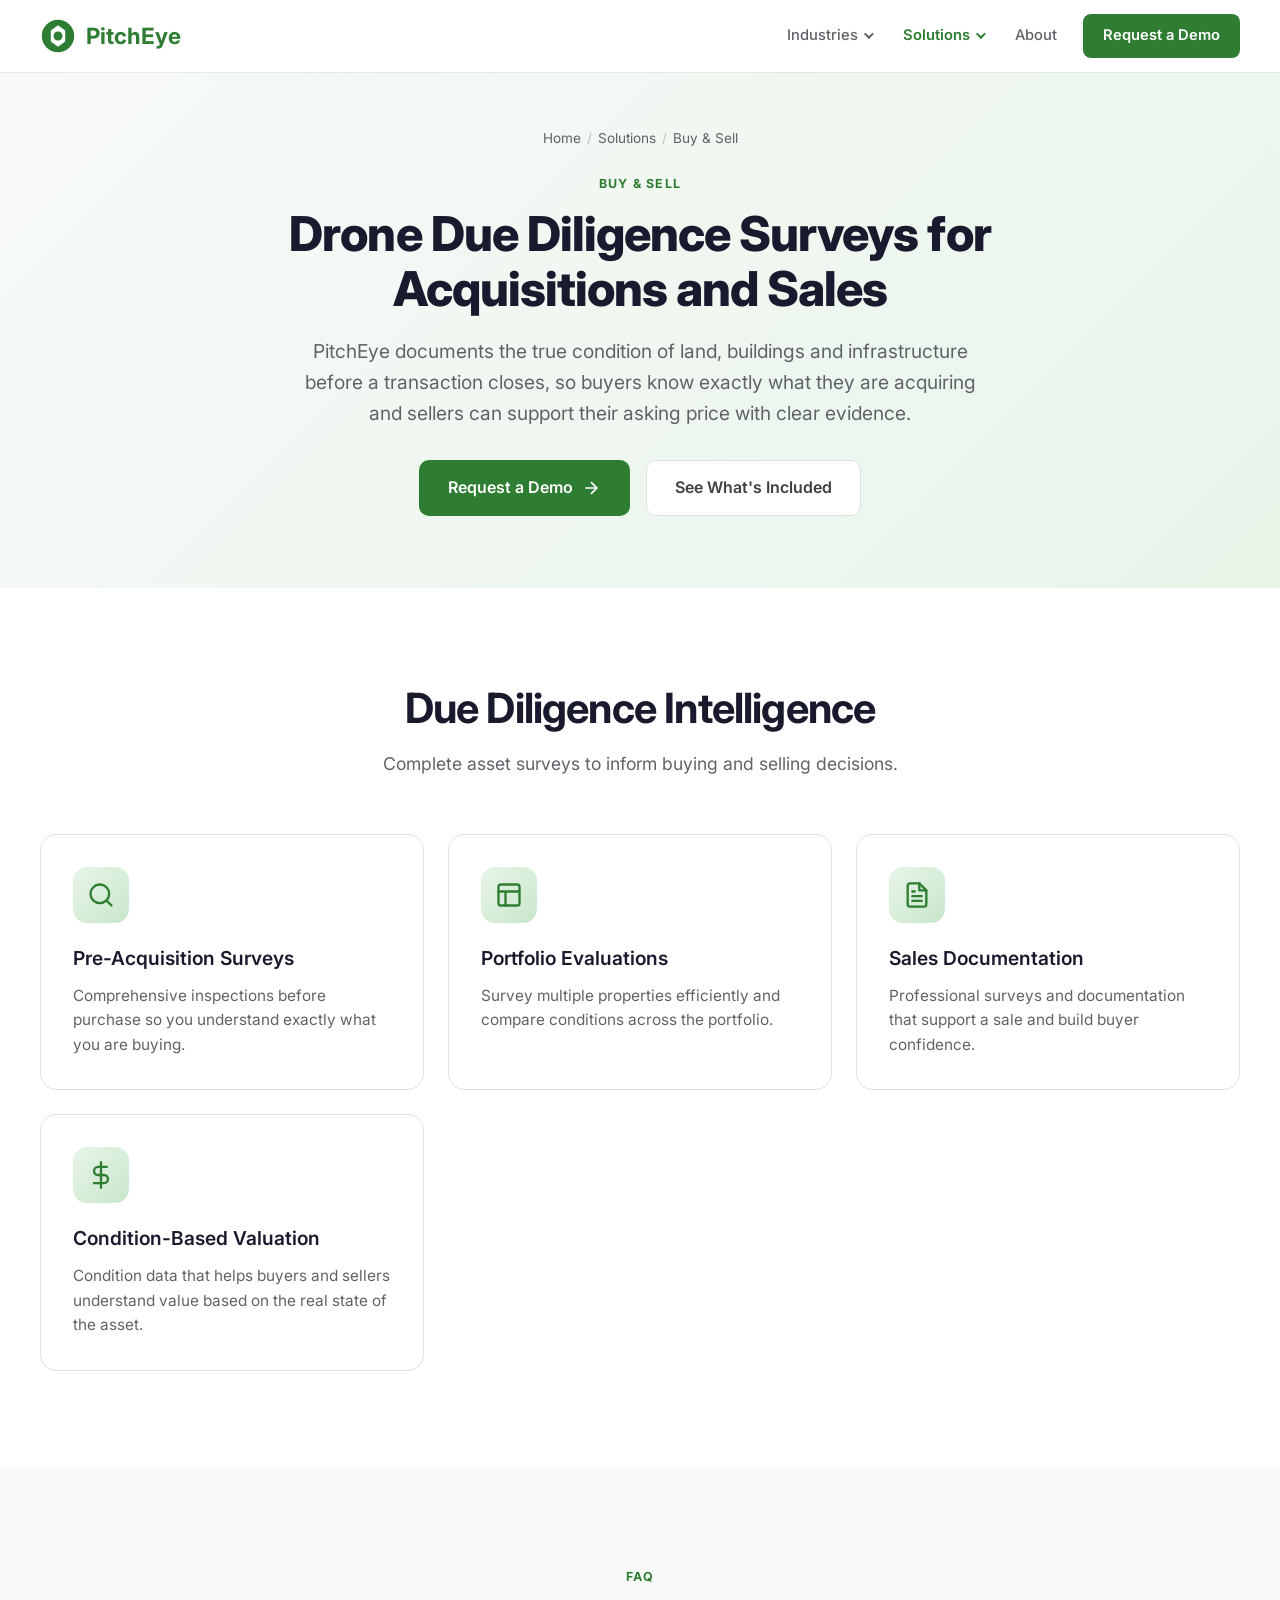
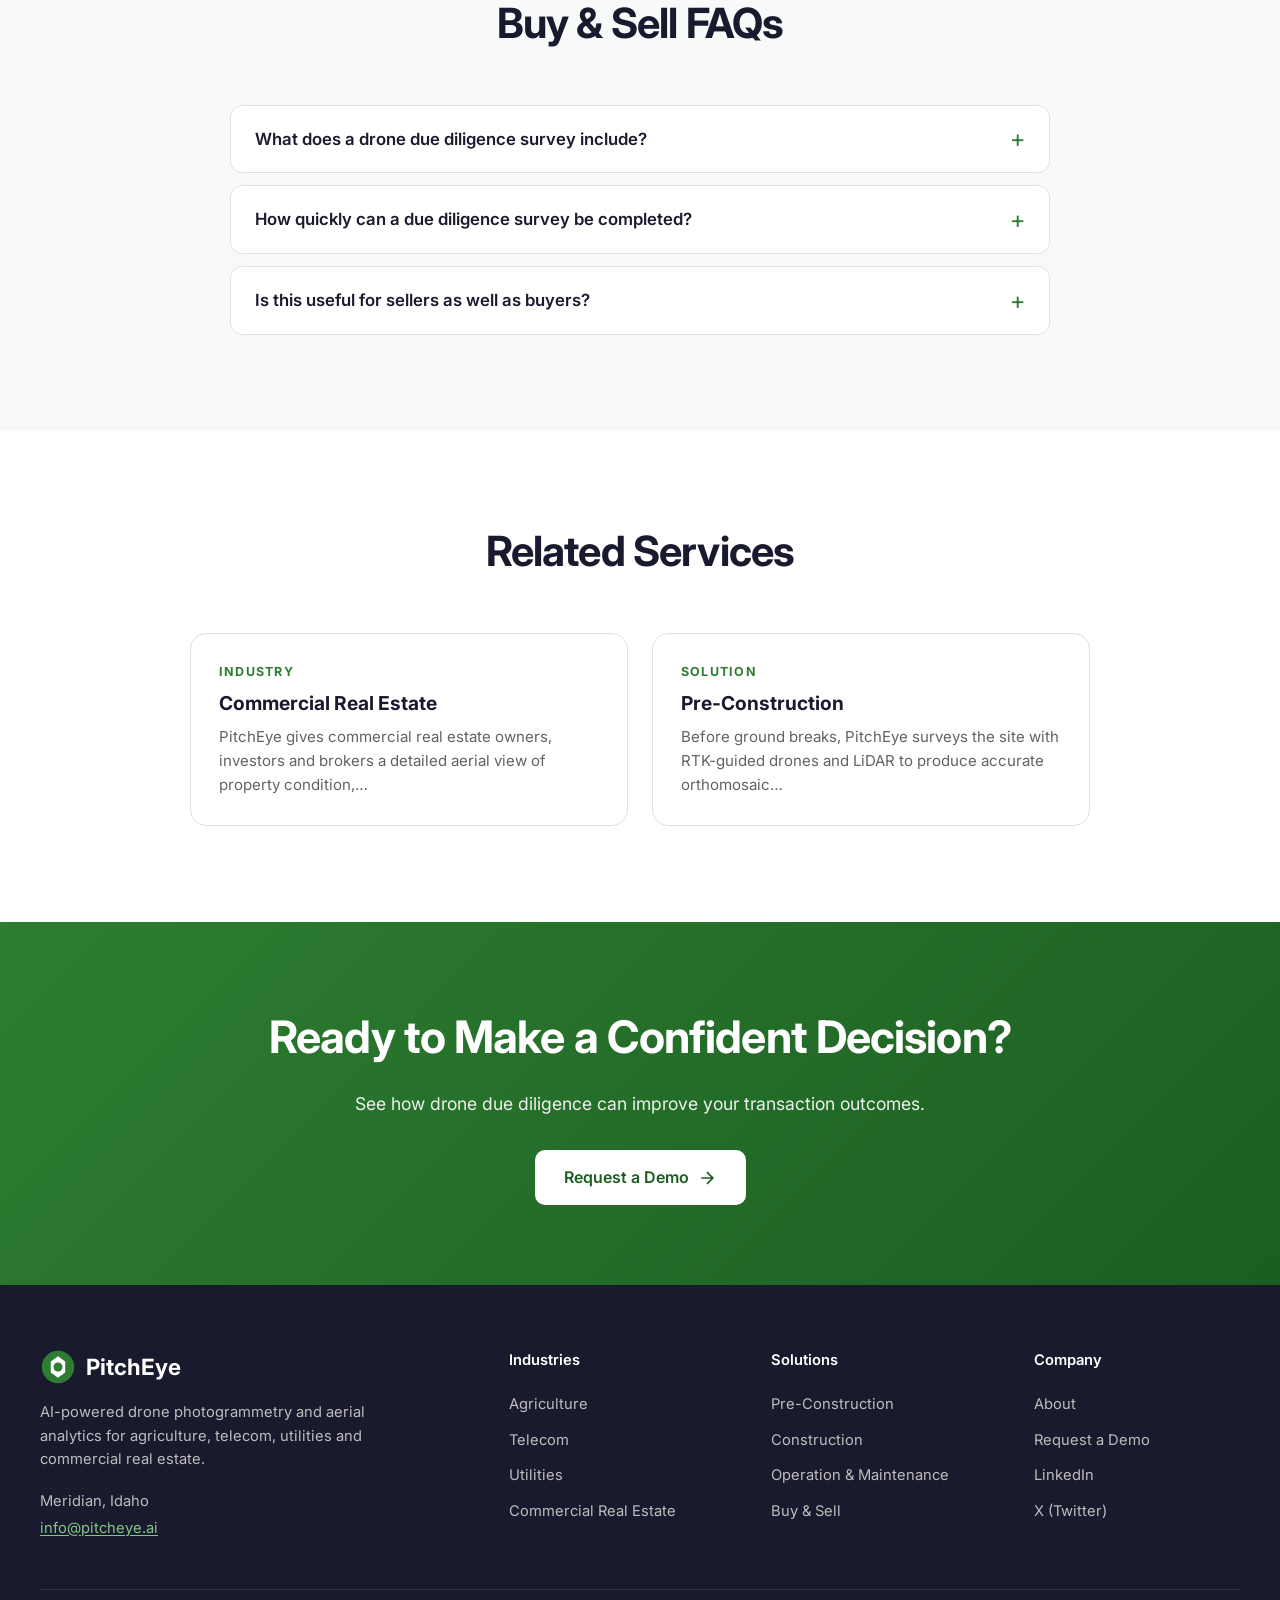
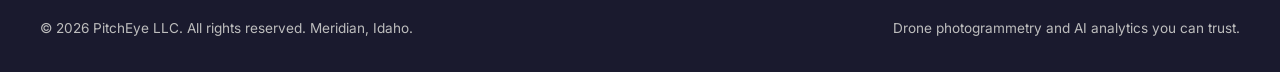
<file: buy-sell.html>
<!DOCTYPE html>
<html lang="en">
<head>
  <meta charset="UTF-8">
  <meta name="viewport" content="width=device-width, initial-scale=1.0">
  <title>Drone Due Diligence Surveys for Acquisitions | PitchEye</title>
  <meta name="description" content="Drone due diligence surveys for buying and selling property and infrastructure: pre-acquisition inspections, portfolio evaluations and sales documentation.">
  <link rel="canonical" href="https://pitcheye.ai/solutions/buy-sell.html">
  <meta name="robots" content="index, follow, max-image-preview:large">
  <meta name="theme-color" content="#2E7D32">

  <meta property="og:type" content="website">
  <meta property="og:site_name" content="PitchEye">
  <meta property="og:title" content="Drone Due Diligence Surveys for Acquisitions | PitchEye">
  <meta property="og:description" content="Drone due diligence surveys for buying and selling property and infrastructure: pre-acquisition inspections, portfolio evaluations and sales documentation.">
  <meta property="og:url" content="https://pitcheye.ai/solutions/buy-sell.html">
  <meta property="og:image" content="https://pitcheye.ai/images/og-image.png">
  <meta property="og:image:width" content="1200">
  <meta property="og:image:height" content="630">
  <meta property="og:image:alt" content="PitchEye – AI-powered drone photogrammetry, Meridian, Idaho">
  <meta property="og:locale" content="en_US">
  <meta name="twitter:card" content="summary_large_image">
  <meta name="twitter:title" content="Drone Due Diligence Surveys for Acquisitions | PitchEye">
  <meta name="twitter:description" content="Drone due diligence surveys for buying and selling property and infrastructure: pre-acquisition inspections, portfolio evaluations and sales documentation.">
  <meta name="twitter:image" content="https://pitcheye.ai/images/og-image.png">

  <link rel="icon" href="../favicon.svg" type="image/svg+xml">
  <link rel="icon" href="../favicon-32.png" sizes="32x32" type="image/png">
  <link rel="apple-touch-icon" href="../apple-touch-icon.png">

  <link rel="preconnect" href="https://fonts.googleapis.com">
  <link rel="preconnect" href="https://fonts.gstatic.com" crossorigin>
  <link href="https://fonts.googleapis.com/css2?family=Inter:wght@400;500;600;700;800&display=swap" rel="stylesheet">
  <link rel="stylesheet" href="../css/styles.css">

<script type="application/ld+json">
{
  "@context": "https://schema.org",
  "@type": "Service",
  "@id": "https://pitcheye.ai/solutions/buy-sell.html#service",
  "name": "Drone Due Diligence Surveys for Acquisitions and Sales",
  "serviceType": "Drone due diligence survey",
  "description": "PitchEye documents the true condition of land, buildings and infrastructure before a transaction closes, so buyers know exactly what they are acquiring and sellers can support their asking price with clear evidence.",
  "provider": {
    "@id": "https://pitcheye.ai/#organization"
  },
  "url": "https://pitcheye.ai/solutions/buy-sell.html",
  "areaServed": [
    {
      "@type": "State",
      "name": "Idaho"
    },
    {
      "@type": "Place",
      "name": "Pacific Northwest"
    }
  ],
  "hasOfferCatalog": {
    "@type": "OfferCatalog",
    "name": "Buy & Sell services",
    "itemListElement": [
      {
        "@type": "Offer",
        "itemOffered": {
          "@type": "Service",
          "name": "Pre-Acquisition Surveys",
          "description": "Comprehensive inspections before purchase so you understand exactly what you are buying."
        }
      },
      {
        "@type": "Offer",
        "itemOffered": {
          "@type": "Service",
          "name": "Portfolio Evaluations",
          "description": "Survey multiple properties efficiently and compare conditions across the portfolio."
        }
      },
      {
        "@type": "Offer",
        "itemOffered": {
          "@type": "Service",
          "name": "Sales Documentation",
          "description": "Professional surveys and documentation that support a sale and build buyer confidence."
        }
      },
      {
        "@type": "Offer",
        "itemOffered": {
          "@type": "Service",
          "name": "Condition-Based Valuation",
          "description": "Condition data that helps buyers and sellers understand value based on the real state of the asset."
        }
      }
    ]
  }
}
</script>
<script type="application/ld+json">
{
  "@context": "https://schema.org",
  "@type": "BreadcrumbList",
  "itemListElement": [
    {
      "@type": "ListItem",
      "position": 1,
      "name": "Home",
      "item": "https://pitcheye.ai/"
    },
    {
      "@type": "ListItem",
      "position": 2,
      "name": "Buy & Sell",
      "item": "https://pitcheye.ai/solutions/buy-sell.html"
    }
  ]
}
</script>
<script type="application/ld+json">
{
  "@context": "https://schema.org",
  "@type": "FAQPage",
  "mainEntity": [
    {
      "@type": "Question",
      "name": "What does a drone due diligence survey include?",
      "acceptedAnswer": {
        "@type": "Answer",
        "text": "A typical survey includes an orthomosaic map of the property, detailed imagery of roofs, structures and site features, and a summary of visible condition issues with locations, all completed in a single site visit."
      }
    },
    {
      "@type": "Question",
      "name": "How quickly can a due diligence survey be completed?",
      "acceptedAnswer": {
        "@type": "Answer",
        "text": "Field work is usually completed in one visit, and PitchEye can deliver actionable results within 24 hours of data collection, which helps buyers working against inspection deadlines."
      }
    },
    {
      "@type": "Question",
      "name": "Is this useful for sellers as well as buyers?",
      "acceptedAnswer": {
        "@type": "Answer",
        "text": "Yes. Sellers use pre-listing surveys to find and fix issues early and to give buyers clear, current documentation of the property."
      }
    }
  ]
}
</script>
</head>
<body>
  <a class="skip-link" href="#main">Skip to content</a>

  <header class="nav">
    <div class="nav-container">
      <a href="../index.html" class="nav-logo" aria-label="PitchEye home"><svg viewBox="0 0 40 40" aria-hidden="true"><circle cx="20" cy="20" r="18" fill="#2E7D32"/><path d="M20 8L28 14V26L20 32L12 26V14L20 8Z" fill="#fff"/><circle cx="20" cy="20" r="5" fill="#2E7D32"/></svg><span>PitchEye</span></a>
      <button class="mobile-toggle" aria-label="Open menu" aria-expanded="false" aria-controls="site-menu"><span></span><span></span><span></span></button>
      <nav id="site-menu" class="nav-links" aria-label="Main">
        <div class="nav-group">
          <button class="nav-group-btn" aria-expanded="false">Industries</button>
          <ul class="nav-menu"><li><a href="../industries/agriculture.html">Agriculture</a></li><li><a href="../industries/telecom.html">Telecom</a></li><li><a href="../industries/utilities.html">Utilities</a></li><li><a href="../industries/commercial-real-estate.html">Commercial Real Estate</a></li></ul>
        </div>
        <div class="nav-group active">
          <button class="nav-group-btn" aria-expanded="false">Solutions</button>
          <ul class="nav-menu"><li><a href="../solutions/pre-construction.html">Pre-Construction</a></li><li><a href="../solutions/construction.html">Construction</a></li><li><a href="../solutions/operation-maintenance.html">Operation &amp; Maintenance</a></li><li><a href="../solutions/buy-sell.html" aria-current="page">Buy &amp; Sell</a></li></ul>
        </div>
        <a href="../about.html">About</a>
        <a href="../contact.html" class="nav-cta">Request a Demo</a>
      </nav>
    </div>
  </header>

  <main id="main">
    <section class="page-header">
      <div class="container container--narrow">
        <nav class="breadcrumbs" aria-label="Breadcrumb"><ol><li><a href="../index.html">Home</a></li><li><a href="../index.html#solutions">Solutions</a></li><li aria-current="page">Buy &amp; Sell</li></ol></nav>
        <span class="section-label">Buy &amp; Sell</span>
        <h1>Drone Due Diligence Surveys for Acquisitions and Sales</h1>
        <p class="lede">PitchEye documents the true condition of land, buildings and infrastructure before a transaction closes, so buyers know exactly what they are acquiring and sellers can support their asking price with clear evidence.</p>
        <div class="hero-buttons">
          <a href="../contact.html" class="btn btn-primary">Request a Demo <svg width="20" height="20" viewBox="0 0 24 24" fill="none" stroke="currentColor" stroke-width="2" aria-hidden="true"><path d="M5 12h14M12 5l7 7-7 7"/></svg></a>
          <a href="#services" class="btn btn-secondary">See What's Included</a>
        </div>
      </div>
    </section>

    <section class="section" id="services" aria-labelledby="services-h">
      <div class="container">
        <div class="section-header">
          <h2 id="services-h">Due Diligence Intelligence</h2>
          <p>Complete asset surveys to inform buying and selling decisions.</p>
        </div>
        <div class="grid grid-2"><article class="card"><div class="card-icon"><svg viewBox="0 0 24 24" fill="none" stroke="currentColor" stroke-width="2" stroke-linecap="round" stroke-linejoin="round" aria-hidden="true"><circle cx="11" cy="11" r="8"/><path d="m21 21-4.35-4.35"/></svg></div><h3>Pre-Acquisition Surveys</h3><p>Comprehensive inspections before purchase so you understand exactly what you are buying.</p></article><article class="card"><div class="card-icon"><svg viewBox="0 0 24 24" fill="none" stroke="currentColor" stroke-width="2" stroke-linecap="round" stroke-linejoin="round" aria-hidden="true"><rect x="3" y="3" width="18" height="18" rx="2"/><path d="M3 9h18M9 21V9"/></svg></div><h3>Portfolio Evaluations</h3><p>Survey multiple properties efficiently and compare conditions across the portfolio.</p></article><article class="card"><div class="card-icon"><svg viewBox="0 0 24 24" fill="none" stroke="currentColor" stroke-width="2" stroke-linecap="round" stroke-linejoin="round" aria-hidden="true"><path d="M14 2H6a2 2 0 0 0-2 2v16a2 2 0 0 0 2 2h12a2 2 0 0 0 2-2V8z"/><path d="M14 2v6h6M16 13H8M16 17H8M10 9H8"/></svg></div><h3>Sales Documentation</h3><p>Professional surveys and documentation that support a sale and build buyer confidence.</p></article><article class="card"><div class="card-icon"><svg viewBox="0 0 24 24" fill="none" stroke="currentColor" stroke-width="2" stroke-linecap="round" stroke-linejoin="round" aria-hidden="true"><path d="M12 1v22M17 5H9.5a3.5 3.5 0 0 0 0 7h5a3.5 3.5 0 0 1 0 7H6"/></svg></div><h3>Condition-Based Valuation</h3><p>Condition data that helps buyers and sellers understand value based on the real state of the asset.</p></article></div>
        
      </div>
    </section>

    <section class="section section-alt" aria-labelledby="faq-h">
      <div class="container container--narrow">
        <div class="section-header">
          <span class="section-label">FAQ</span>
          <h2 id="faq-h">Buy & Sell FAQs</h2>
        </div>
        <div class="faq"><details class="faq-item"><summary><h3>What does a drone due diligence survey include?</h3></summary><p>A typical survey includes an orthomosaic map of the property, detailed imagery of roofs, structures and site features, and a summary of visible condition issues with locations, all completed in a single site visit.</p></details><details class="faq-item"><summary><h3>How quickly can a due diligence survey be completed?</h3></summary><p>Field work is usually completed in one visit, and PitchEye can deliver actionable results within 24 hours of data collection, which helps buyers working against inspection deadlines.</p></details><details class="faq-item"><summary><h3>Is this useful for sellers as well as buyers?</h3></summary><p>Yes. Sellers use pre-listing surveys to find and fix issues early and to give buyers clear, current documentation of the property.</p></details></div>
      </div>
    </section>
    <section class="section" aria-labelledby="related-h">
      <div class="container">
        <div class="section-header"><h2 id="related-h">Related Services</h2></div>
        <div class="related-grid"><a class="related-card" href="../industries/commercial-real-estate.html"><span class="section-label">Industry</span><strong>Commercial Real Estate</strong><span>PitchEye gives commercial real estate owners, investors and brokers a detailed aerial view of property condition,…</span></a><a class="related-card" href="../solutions/pre-construction.html"><span class="section-label">Solution</span><strong>Pre-Construction</strong><span>Before ground breaks, PitchEye surveys the site with RTK-guided drones and LiDAR to produce accurate orthomosaic…</span></a></div>
      </div>
    </section>

    <section class="cta-section">
      <div class="container">
        <h2>Ready to Make a Confident Decision?</h2>
        <p>See how drone due diligence can improve your transaction outcomes.</p>
        <a href="../contact.html" class="btn btn-light">Request a Demo <svg width="20" height="20" viewBox="0 0 24 24" fill="none" stroke="currentColor" stroke-width="2" aria-hidden="true"><path d="M5 12h14M12 5l7 7-7 7"/></svg></a>
      </div>
    </section>
  </main>

  <footer class="footer">
    <div class="footer-container">
      <div class="footer-top">
        <div class="footer-brand">
          <a href="../index.html" class="nav-logo nav-logo--light"><svg viewBox="0 0 40 40" aria-hidden="true"><circle cx="20" cy="20" r="18" fill="#2E7D32"/><path d="M20 8L28 14V26L20 32L12 26V14L20 8Z" fill="#fff"/><circle cx="20" cy="20" r="5" fill="#2E7D32"/></svg><span>PitchEye</span></a>
          <p>AI-powered drone photogrammetry and aerial analytics for agriculture, telecom, utilities and commercial real estate.</p>
          <address>
            Meridian, Idaho<br>
            <a href="mailto:info@pitcheye.ai">info@pitcheye.ai</a>
          </address>
        </div>
        <div><h2 class="footer-h">Industries</h2><ul><li><a href="../industries/agriculture.html">Agriculture</a></li><li><a href="../industries/telecom.html">Telecom</a></li><li><a href="../industries/utilities.html">Utilities</a></li><li><a href="../industries/commercial-real-estate.html">Commercial Real Estate</a></li></ul></div>
        <div><h2 class="footer-h">Solutions</h2><ul><li><a href="../solutions/pre-construction.html">Pre-Construction</a></li><li><a href="../solutions/construction.html">Construction</a></li><li><a href="../solutions/operation-maintenance.html">Operation &amp; Maintenance</a></li><li><a href="../solutions/buy-sell.html">Buy &amp; Sell</a></li></ul></div>
        <div><h2 class="footer-h">Company</h2><ul>
          <li><a href="../about.html">About</a></li>
          <li><a href="../contact.html">Request a Demo</a></li>
          <li><a href="https://www.linkedin.com/company/pitcheye" rel="noopener" target="_blank">LinkedIn</a></li>
          <li><a href="https://twitter.com/pitcheye" rel="noopener" target="_blank">X (Twitter)</a></li>
        </ul></div>
      </div>
      <div class="footer-bottom">
        <p>&copy; <span data-year>2026</span> PitchEye LLC. All rights reserved. Meridian, Idaho.</p>
        <p>Drone photogrammetry and AI analytics you can trust.</p>
      </div>
    </div>
  </footer>

  <script src="../js/main.js" defer></script>
</body>
</html>
</file>
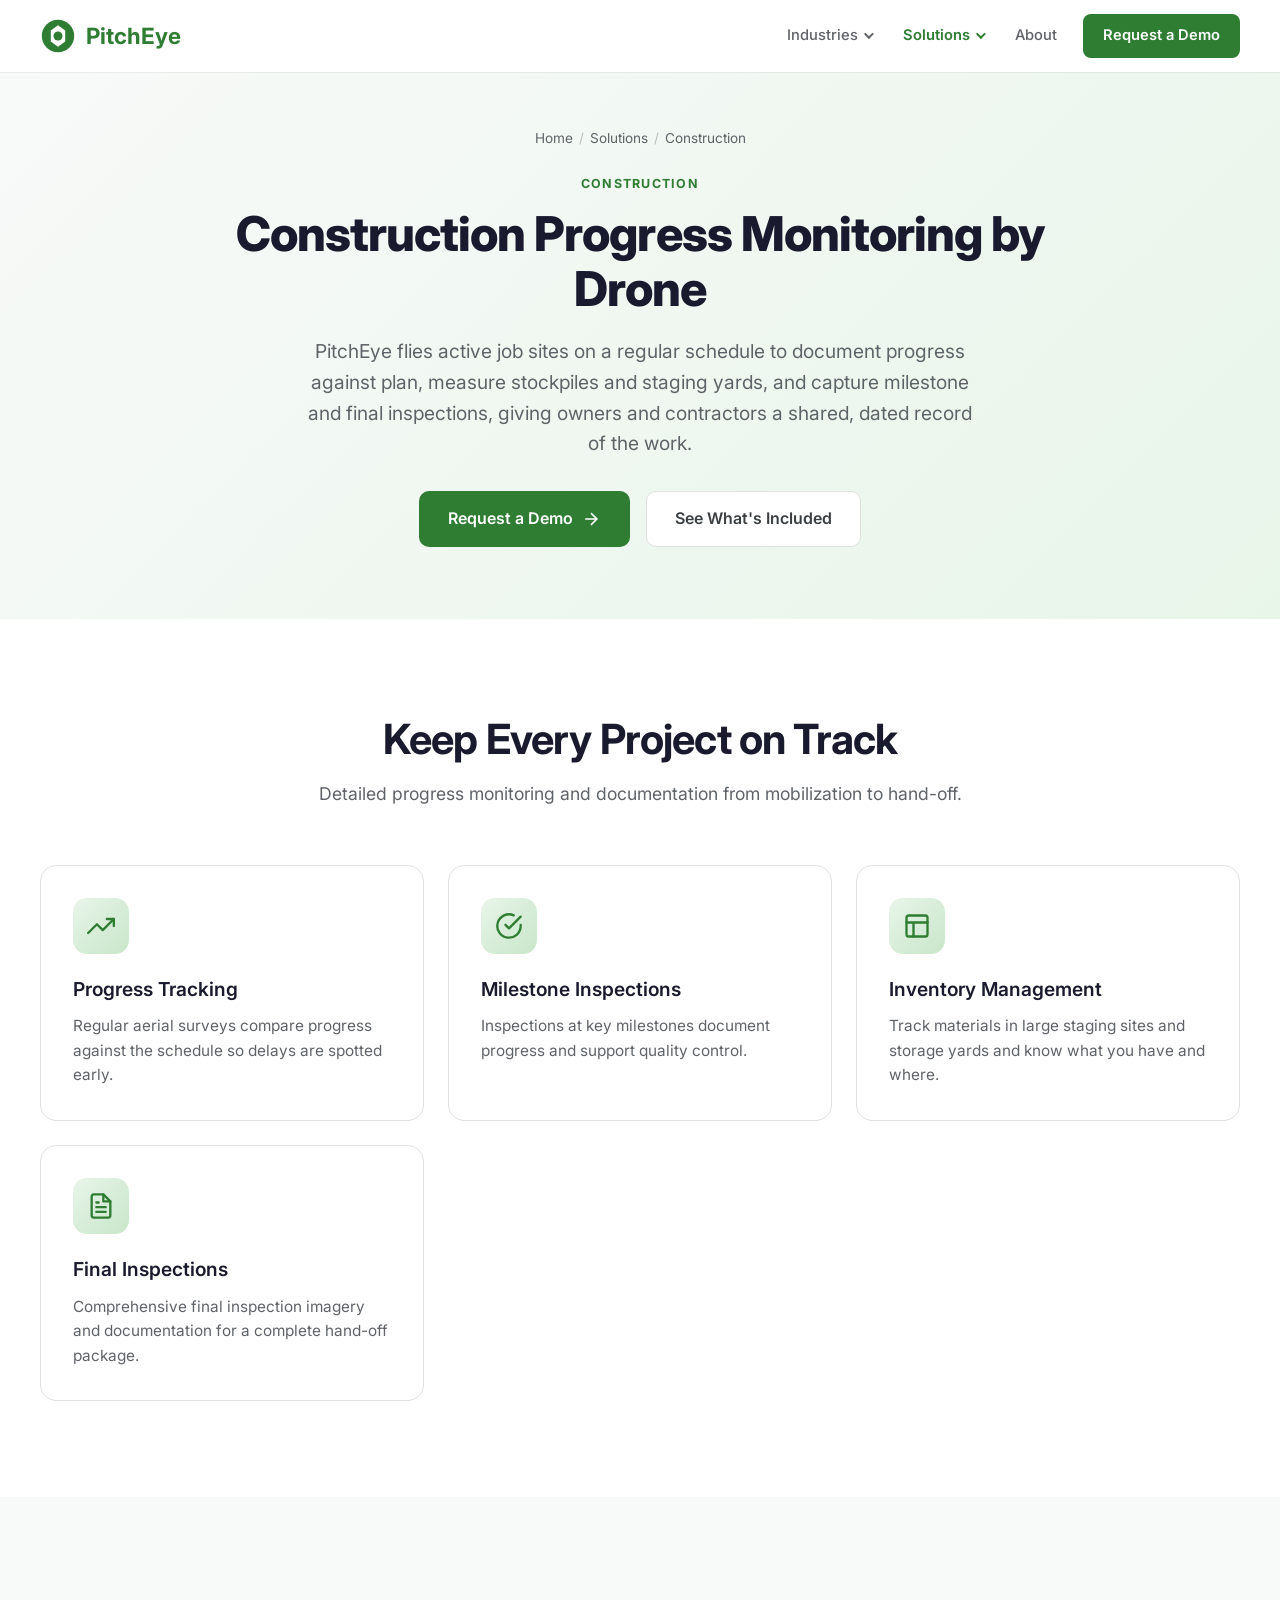
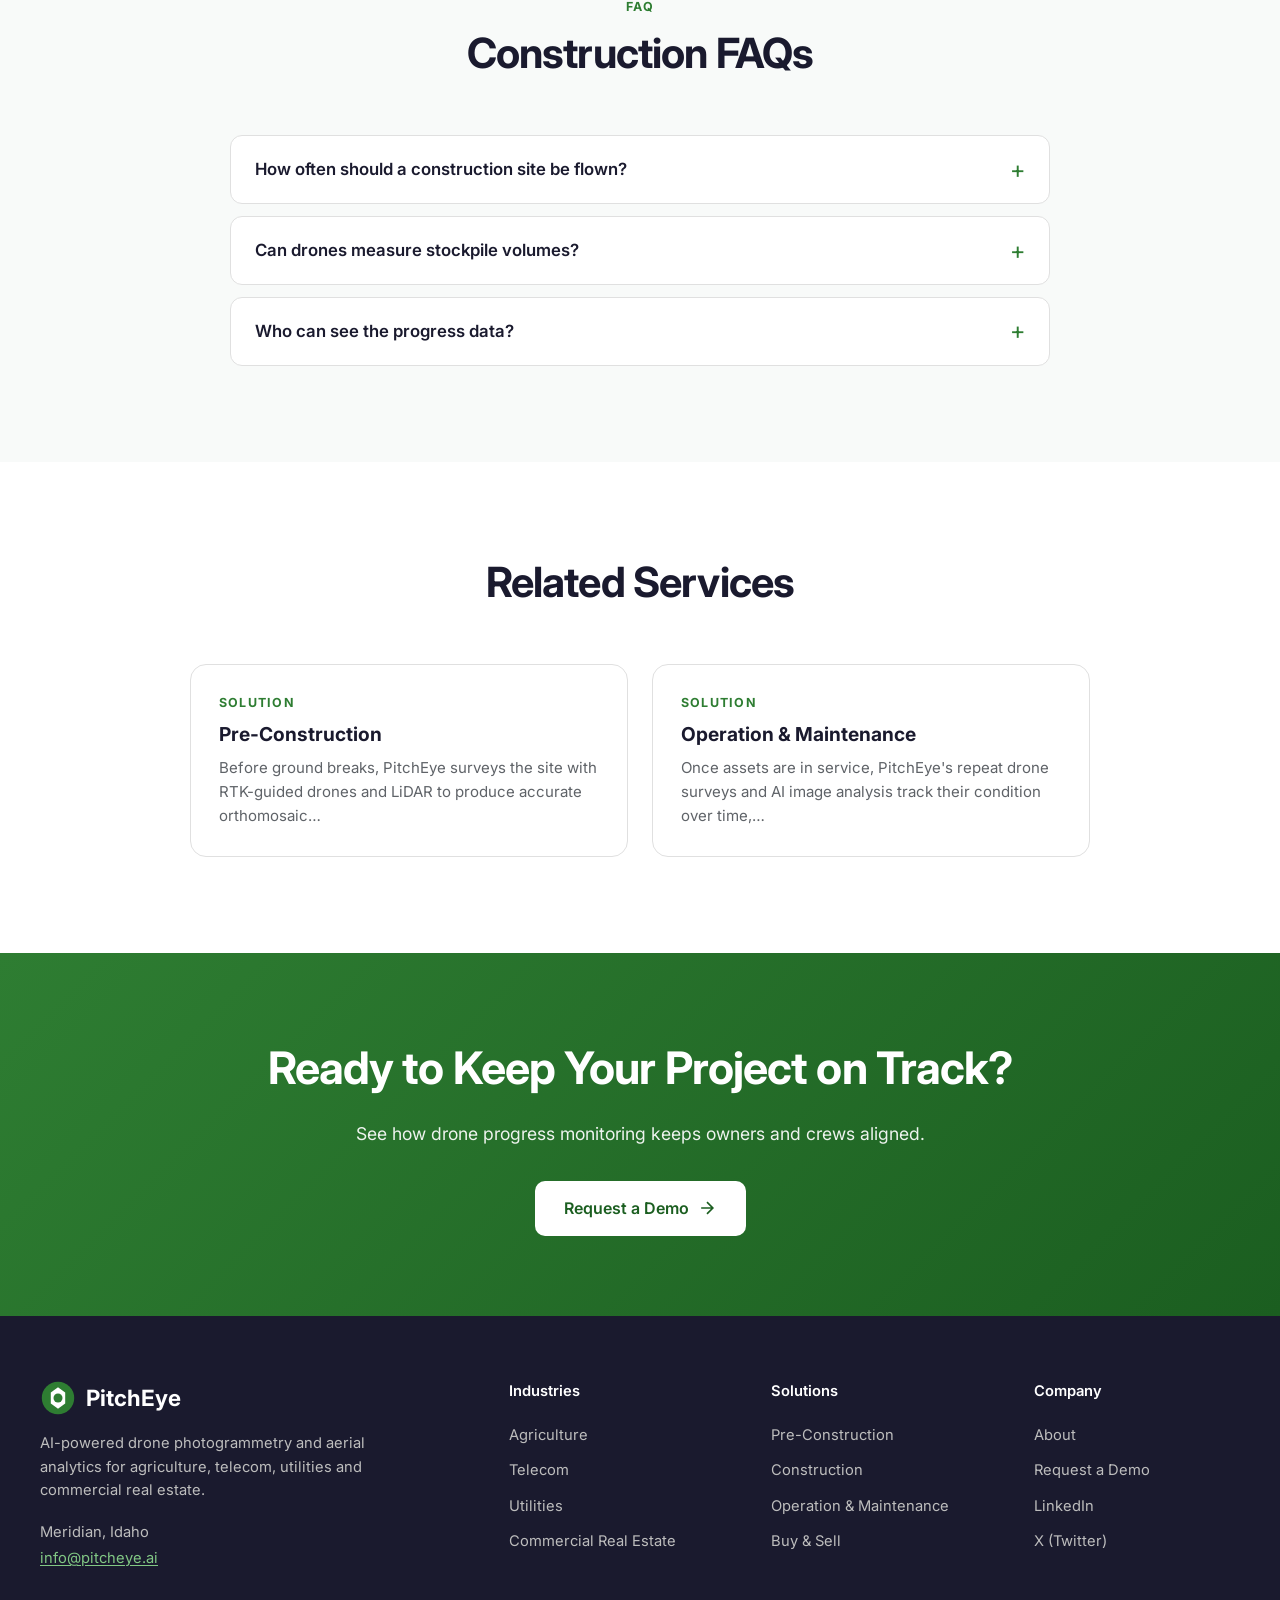
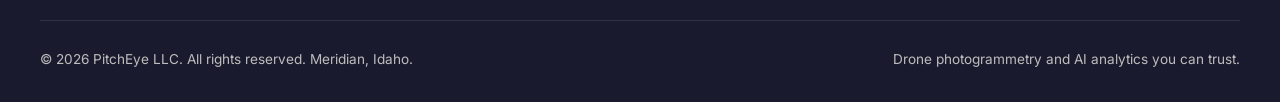
<file: construction.html>
<!DOCTYPE html>
<html lang="en">
<head>
  <meta charset="UTF-8">
  <meta name="viewport" content="width=device-width, initial-scale=1.0">
  <title>Construction Progress Monitoring by Drone | PitchEye</title>
  <meta name="description" content="Drone construction progress monitoring, milestone inspections, stockpile and staging-yard inventory, and final inspection documentation for hand-off.">
  <link rel="canonical" href="https://pitcheye.ai/solutions/construction.html">
  <meta name="robots" content="index, follow, max-image-preview:large">
  <meta name="theme-color" content="#2E7D32">

  <meta property="og:type" content="website">
  <meta property="og:site_name" content="PitchEye">
  <meta property="og:title" content="Construction Progress Monitoring by Drone | PitchEye">
  <meta property="og:description" content="Drone construction progress monitoring, milestone inspections, stockpile and staging-yard inventory, and final inspection documentation for hand-off.">
  <meta property="og:url" content="https://pitcheye.ai/solutions/construction.html">
  <meta property="og:image" content="https://pitcheye.ai/images/og-image.png">
  <meta property="og:image:width" content="1200">
  <meta property="og:image:height" content="630">
  <meta property="og:image:alt" content="PitchEye – AI-powered drone photogrammetry, Meridian, Idaho">
  <meta property="og:locale" content="en_US">
  <meta name="twitter:card" content="summary_large_image">
  <meta name="twitter:title" content="Construction Progress Monitoring by Drone | PitchEye">
  <meta name="twitter:description" content="Drone construction progress monitoring, milestone inspections, stockpile and staging-yard inventory, and final inspection documentation for hand-off.">
  <meta name="twitter:image" content="https://pitcheye.ai/images/og-image.png">

  <link rel="icon" href="../favicon.svg" type="image/svg+xml">
  <link rel="icon" href="../favicon-32.png" sizes="32x32" type="image/png">
  <link rel="apple-touch-icon" href="../apple-touch-icon.png">

  <link rel="preconnect" href="https://fonts.googleapis.com">
  <link rel="preconnect" href="https://fonts.gstatic.com" crossorigin>
  <link href="https://fonts.googleapis.com/css2?family=Inter:wght@400;500;600;700;800&display=swap" rel="stylesheet">
  <link rel="stylesheet" href="../css/styles.css">

<script type="application/ld+json">
{
  "@context": "https://schema.org",
  "@type": "Service",
  "@id": "https://pitcheye.ai/solutions/construction.html#service",
  "name": "Construction Progress Monitoring by Drone",
  "serviceType": "Drone construction progress monitoring",
  "description": "PitchEye flies active job sites on a regular schedule to document progress against plan, measure stockpiles and staging yards, and capture milestone and final inspections, giving owners and contractors a shared, dated record of the work.",
  "provider": {
    "@id": "https://pitcheye.ai/#organization"
  },
  "url": "https://pitcheye.ai/solutions/construction.html",
  "areaServed": [
    {
      "@type": "State",
      "name": "Idaho"
    },
    {
      "@type": "Place",
      "name": "Pacific Northwest"
    }
  ],
  "hasOfferCatalog": {
    "@type": "OfferCatalog",
    "name": "Construction services",
    "itemListElement": [
      {
        "@type": "Offer",
        "itemOffered": {
          "@type": "Service",
          "name": "Progress Tracking",
          "description": "Regular aerial surveys compare progress against the schedule so delays are spotted early."
        }
      },
      {
        "@type": "Offer",
        "itemOffered": {
          "@type": "Service",
          "name": "Milestone Inspections",
          "description": "Inspections at key milestones document progress and support quality control."
        }
      },
      {
        "@type": "Offer",
        "itemOffered": {
          "@type": "Service",
          "name": "Inventory Management",
          "description": "Track materials in large staging sites and storage yards and know what you have and where."
        }
      },
      {
        "@type": "Offer",
        "itemOffered": {
          "@type": "Service",
          "name": "Final Inspections",
          "description": "Comprehensive final inspection imagery and documentation for a complete hand-off package."
        }
      }
    ]
  }
}
</script>
<script type="application/ld+json">
{
  "@context": "https://schema.org",
  "@type": "BreadcrumbList",
  "itemListElement": [
    {
      "@type": "ListItem",
      "position": 1,
      "name": "Home",
      "item": "https://pitcheye.ai/"
    },
    {
      "@type": "ListItem",
      "position": 2,
      "name": "Construction",
      "item": "https://pitcheye.ai/solutions/construction.html"
    }
  ]
}
</script>
<script type="application/ld+json">
{
  "@context": "https://schema.org",
  "@type": "FAQPage",
  "mainEntity": [
    {
      "@type": "Question",
      "name": "How often should a construction site be flown?",
      "acceptedAnswer": {
        "@type": "Answer",
        "text": "Weekly or bi-weekly flights are common on active sites, with additional flights at major milestones. PitchEye sets the cadence around your schedule and reporting needs."
      }
    },
    {
      "@type": "Question",
      "name": "Can drones measure stockpile volumes?",
      "acceptedAnswer": {
        "@type": "Answer",
        "text": "Yes. Photogrammetry produces 3D surface models that are used to calculate stockpile and earthwork volumes, which is faster and safer than walking piles with survey equipment."
      }
    },
    {
      "@type": "Question",
      "name": "Who can see the progress data?",
      "acceptedAnswer": {
        "@type": "Answer",
        "text": "Owners, contractors and project managers can access maps and imagery through PitchEye's secure cloud platform, so everyone works from the same current record."
      }
    }
  ]
}
</script>
</head>
<body>
  <a class="skip-link" href="#main">Skip to content</a>

  <header class="nav">
    <div class="nav-container">
      <a href="../index.html" class="nav-logo" aria-label="PitchEye home"><svg viewBox="0 0 40 40" aria-hidden="true"><circle cx="20" cy="20" r="18" fill="#2E7D32"/><path d="M20 8L28 14V26L20 32L12 26V14L20 8Z" fill="#fff"/><circle cx="20" cy="20" r="5" fill="#2E7D32"/></svg><span>PitchEye</span></a>
      <button class="mobile-toggle" aria-label="Open menu" aria-expanded="false" aria-controls="site-menu"><span></span><span></span><span></span></button>
      <nav id="site-menu" class="nav-links" aria-label="Main">
        <div class="nav-group">
          <button class="nav-group-btn" aria-expanded="false">Industries</button>
          <ul class="nav-menu"><li><a href="../industries/agriculture.html">Agriculture</a></li><li><a href="../industries/telecom.html">Telecom</a></li><li><a href="../industries/utilities.html">Utilities</a></li><li><a href="../industries/commercial-real-estate.html">Commercial Real Estate</a></li></ul>
        </div>
        <div class="nav-group active">
          <button class="nav-group-btn" aria-expanded="false">Solutions</button>
          <ul class="nav-menu"><li><a href="../solutions/pre-construction.html">Pre-Construction</a></li><li><a href="../solutions/construction.html" aria-current="page">Construction</a></li><li><a href="../solutions/operation-maintenance.html">Operation &amp; Maintenance</a></li><li><a href="../solutions/buy-sell.html">Buy &amp; Sell</a></li></ul>
        </div>
        <a href="../about.html">About</a>
        <a href="../contact.html" class="nav-cta">Request a Demo</a>
      </nav>
    </div>
  </header>

  <main id="main">
    <section class="page-header">
      <div class="container container--narrow">
        <nav class="breadcrumbs" aria-label="Breadcrumb"><ol><li><a href="../index.html">Home</a></li><li><a href="../index.html#solutions">Solutions</a></li><li aria-current="page">Construction</li></ol></nav>
        <span class="section-label">Construction</span>
        <h1>Construction Progress Monitoring by Drone</h1>
        <p class="lede">PitchEye flies active job sites on a regular schedule to document progress against plan, measure stockpiles and staging yards, and capture milestone and final inspections, giving owners and contractors a shared, dated record of the work.</p>
        <div class="hero-buttons">
          <a href="../contact.html" class="btn btn-primary">Request a Demo <svg width="20" height="20" viewBox="0 0 24 24" fill="none" stroke="currentColor" stroke-width="2" aria-hidden="true"><path d="M5 12h14M12 5l7 7-7 7"/></svg></a>
          <a href="#services" class="btn btn-secondary">See What's Included</a>
        </div>
      </div>
    </section>

    <section class="section" id="services" aria-labelledby="services-h">
      <div class="container">
        <div class="section-header">
          <h2 id="services-h">Keep Every Project on Track</h2>
          <p>Detailed progress monitoring and documentation from mobilization to hand-off.</p>
        </div>
        <div class="grid grid-2"><article class="card"><div class="card-icon"><svg viewBox="0 0 24 24" fill="none" stroke="currentColor" stroke-width="2" stroke-linecap="round" stroke-linejoin="round" aria-hidden="true"><path d="m23 6-9.5 9.5-5-5L1 18"/><path d="M17 6h6v6"/></svg></div><h3>Progress Tracking</h3><p>Regular aerial surveys compare progress against the schedule so delays are spotted early.</p></article><article class="card"><div class="card-icon"><svg viewBox="0 0 24 24" fill="none" stroke="currentColor" stroke-width="2" stroke-linecap="round" stroke-linejoin="round" aria-hidden="true"><path d="M22 11.08V12a10 10 0 1 1-5.93-9.14"/><path d="M22 4 12 14.01l-3-3"/></svg></div><h3>Milestone Inspections</h3><p>Inspections at key milestones document progress and support quality control.</p></article><article class="card"><div class="card-icon"><svg viewBox="0 0 24 24" fill="none" stroke="currentColor" stroke-width="2" stroke-linecap="round" stroke-linejoin="round" aria-hidden="true"><rect x="3" y="3" width="18" height="18" rx="2"/><path d="M3 9h18M9 21V9"/></svg></div><h3>Inventory Management</h3><p>Track materials in large staging sites and storage yards and know what you have and where.</p></article><article class="card"><div class="card-icon"><svg viewBox="0 0 24 24" fill="none" stroke="currentColor" stroke-width="2" stroke-linecap="round" stroke-linejoin="round" aria-hidden="true"><path d="M14 2H6a2 2 0 0 0-2 2v16a2 2 0 0 0 2 2h12a2 2 0 0 0 2-2V8z"/><path d="M14 2v6h6M16 13H8M16 17H8M10 9H8"/></svg></div><h3>Final Inspections</h3><p>Comprehensive final inspection imagery and documentation for a complete hand-off package.</p></article></div>
        
      </div>
    </section>

    <section class="section section-alt" aria-labelledby="faq-h">
      <div class="container container--narrow">
        <div class="section-header">
          <span class="section-label">FAQ</span>
          <h2 id="faq-h">Construction FAQs</h2>
        </div>
        <div class="faq"><details class="faq-item"><summary><h3>How often should a construction site be flown?</h3></summary><p>Weekly or bi-weekly flights are common on active sites, with additional flights at major milestones. PitchEye sets the cadence around your schedule and reporting needs.</p></details><details class="faq-item"><summary><h3>Can drones measure stockpile volumes?</h3></summary><p>Yes. Photogrammetry produces 3D surface models that are used to calculate stockpile and earthwork volumes, which is faster and safer than walking piles with survey equipment.</p></details><details class="faq-item"><summary><h3>Who can see the progress data?</h3></summary><p>Owners, contractors and project managers can access maps and imagery through PitchEye&#x27;s secure cloud platform, so everyone works from the same current record.</p></details></div>
      </div>
    </section>
    <section class="section" aria-labelledby="related-h">
      <div class="container">
        <div class="section-header"><h2 id="related-h">Related Services</h2></div>
        <div class="related-grid"><a class="related-card" href="../solutions/pre-construction.html"><span class="section-label">Solution</span><strong>Pre-Construction</strong><span>Before ground breaks, PitchEye surveys the site with RTK-guided drones and LiDAR to produce accurate orthomosaic…</span></a><a class="related-card" href="../solutions/operation-maintenance.html"><span class="section-label">Solution</span><strong>Operation &amp; Maintenance</strong><span>Once assets are in service, PitchEye&#x27;s repeat drone surveys and AI image analysis track their condition over time,…</span></a></div>
      </div>
    </section>

    <section class="cta-section">
      <div class="container">
        <h2>Ready to Keep Your Project on Track?</h2>
        <p>See how drone progress monitoring keeps owners and crews aligned.</p>
        <a href="../contact.html" class="btn btn-light">Request a Demo <svg width="20" height="20" viewBox="0 0 24 24" fill="none" stroke="currentColor" stroke-width="2" aria-hidden="true"><path d="M5 12h14M12 5l7 7-7 7"/></svg></a>
      </div>
    </section>
  </main>

  <footer class="footer">
    <div class="footer-container">
      <div class="footer-top">
        <div class="footer-brand">
          <a href="../index.html" class="nav-logo nav-logo--light"><svg viewBox="0 0 40 40" aria-hidden="true"><circle cx="20" cy="20" r="18" fill="#2E7D32"/><path d="M20 8L28 14V26L20 32L12 26V14L20 8Z" fill="#fff"/><circle cx="20" cy="20" r="5" fill="#2E7D32"/></svg><span>PitchEye</span></a>
          <p>AI-powered drone photogrammetry and aerial analytics for agriculture, telecom, utilities and commercial real estate.</p>
          <address>
            Meridian, Idaho<br>
            <a href="mailto:info@pitcheye.ai">info@pitcheye.ai</a>
          </address>
        </div>
        <div><h2 class="footer-h">Industries</h2><ul><li><a href="../industries/agriculture.html">Agriculture</a></li><li><a href="../industries/telecom.html">Telecom</a></li><li><a href="../industries/utilities.html">Utilities</a></li><li><a href="../industries/commercial-real-estate.html">Commercial Real Estate</a></li></ul></div>
        <div><h2 class="footer-h">Solutions</h2><ul><li><a href="../solutions/pre-construction.html">Pre-Construction</a></li><li><a href="../solutions/construction.html">Construction</a></li><li><a href="../solutions/operation-maintenance.html">Operation &amp; Maintenance</a></li><li><a href="../solutions/buy-sell.html">Buy &amp; Sell</a></li></ul></div>
        <div><h2 class="footer-h">Company</h2><ul>
          <li><a href="../about.html">About</a></li>
          <li><a href="../contact.html">Request a Demo</a></li>
          <li><a href="https://www.linkedin.com/company/pitcheye" rel="noopener" target="_blank">LinkedIn</a></li>
          <li><a href="https://twitter.com/pitcheye" rel="noopener" target="_blank">X (Twitter)</a></li>
        </ul></div>
      </div>
      <div class="footer-bottom">
        <p>&copy; <span data-year>2026</span> PitchEye LLC. All rights reserved. Meridian, Idaho.</p>
        <p>Drone photogrammetry and AI analytics you can trust.</p>
      </div>
    </div>
  </footer>

  <script src="../js/main.js" defer></script>
</body>
</html>
</file>
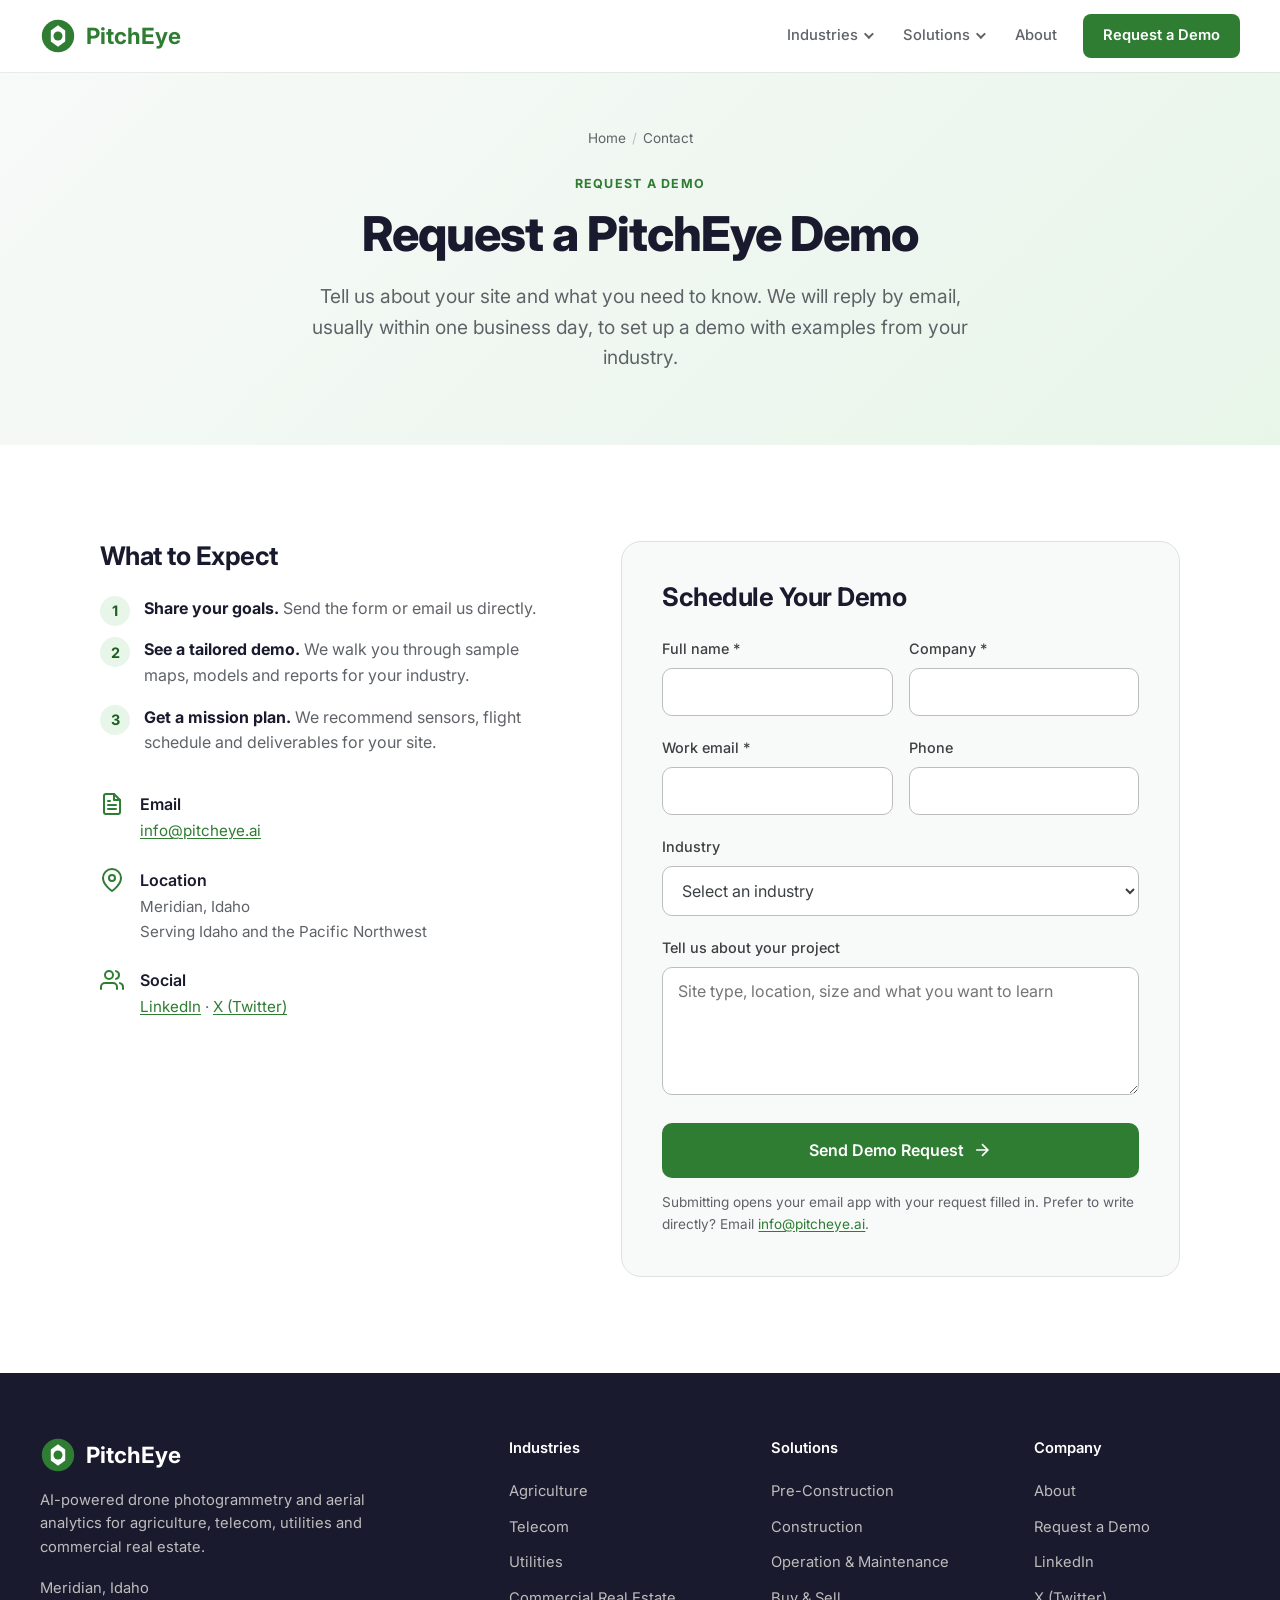
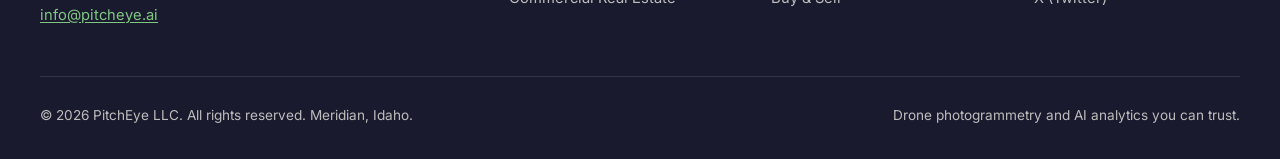
<file: contact.html>
<!DOCTYPE html>
<html lang="en">
<head>
  <meta charset="UTF-8">
  <meta name="viewport" content="width=device-width, initial-scale=1.0">
  <title>Request a Demo | PitchEye Drone Photogrammetry</title>
  <meta name="description" content="Request a PitchEye demo. Tell us about your site and see sample drone maps, 3D models and AI reports for agriculture, telecom, utilities or real estate.">
  <link rel="canonical" href="https://pitcheye.ai/contact.html">
  <meta name="robots" content="index, follow, max-image-preview:large">
  <meta name="theme-color" content="#2E7D32">

  <meta property="og:type" content="website">
  <meta property="og:site_name" content="PitchEye">
  <meta property="og:title" content="Request a Demo | PitchEye Drone Photogrammetry">
  <meta property="og:description" content="Request a PitchEye demo. Tell us about your site and see sample drone maps, 3D models and AI reports for agriculture, telecom, utilities or real estate.">
  <meta property="og:url" content="https://pitcheye.ai/contact.html">
  <meta property="og:image" content="https://pitcheye.ai/images/og-image.png">
  <meta property="og:image:width" content="1200">
  <meta property="og:image:height" content="630">
  <meta property="og:image:alt" content="PitchEye – AI-powered drone photogrammetry, Meridian, Idaho">
  <meta property="og:locale" content="en_US">
  <meta name="twitter:card" content="summary_large_image">
  <meta name="twitter:title" content="Request a Demo | PitchEye Drone Photogrammetry">
  <meta name="twitter:description" content="Request a PitchEye demo. Tell us about your site and see sample drone maps, 3D models and AI reports for agriculture, telecom, utilities or real estate.">
  <meta name="twitter:image" content="https://pitcheye.ai/images/og-image.png">

  <link rel="icon" href="favicon.svg" type="image/svg+xml">
  <link rel="icon" href="favicon-32.png" sizes="32x32" type="image/png">
  <link rel="apple-touch-icon" href="apple-touch-icon.png">

  <link rel="preconnect" href="https://fonts.googleapis.com">
  <link rel="preconnect" href="https://fonts.gstatic.com" crossorigin>
  <link href="https://fonts.googleapis.com/css2?family=Inter:wght@400;500;600;700;800&display=swap" rel="stylesheet">
  <link rel="stylesheet" href="css/styles.css">

<script type="application/ld+json">
{
  "@context": "https://schema.org",
  "@type": "ContactPage",
  "url": "https://pitcheye.ai/contact.html",
  "name": "Request a PitchEye Demo",
  "mainEntity": {
    "@id": "https://pitcheye.ai/#organization"
  }
}
</script>
<script type="application/ld+json">
{
  "@context": "https://schema.org",
  "@type": [
    "Organization",
    "ProfessionalService"
  ],
  "@id": "https://pitcheye.ai/#organization",
  "name": "PitchEye",
  "legalName": "PitchEye LLC",
  "url": "https://pitcheye.ai/",
  "logo": "https://pitcheye.ai/images/logo.png",
  "image": "https://pitcheye.ai/images/og-image.png",
  "email": "info@pitcheye.ai",
  "description": "PitchEye provides AI-powered drone photogrammetry, LiDAR mapping and aerial analytics for agriculture, golf courses, telecom, utilities and commercial real estate.",
  "address": {
    "@type": "PostalAddress",
    "addressLocality": "Meridian",
    "addressRegion": "ID",
    "addressCountry": "US"
  },
  "areaServed": [
    {
      "@type": "State",
      "name": "Idaho"
    },
    {
      "@type": "Place",
      "name": "Pacific Northwest"
    }
  ],
  "knowsAbout": [
    "Drone photogrammetry",
    "Orthomosaic mapping",
    "LiDAR topography",
    "NDVI",
    "Multispectral imaging",
    "Thermal imaging",
    "Cell tower inspection",
    "Utility inspection",
    "Construction progress monitoring",
    "Golf course turf management",
    "Precision agriculture"
  ],
  "sameAs": [
    "https://www.linkedin.com/company/pitcheye",
    "https://twitter.com/pitcheye"
  ]
}
</script>
<script type="application/ld+json">
{
  "@context": "https://schema.org",
  "@type": "BreadcrumbList",
  "itemListElement": [
    {
      "@type": "ListItem",
      "position": 1,
      "name": "Home",
      "item": "https://pitcheye.ai/"
    },
    {
      "@type": "ListItem",
      "position": 2,
      "name": "Contact",
      "item": "https://pitcheye.ai/contact.html"
    }
  ]
}
</script>
</head>
<body>
  <a class="skip-link" href="#main">Skip to content</a>

  <header class="nav">
    <div class="nav-container">
      <a href="index.html" class="nav-logo" aria-label="PitchEye home"><svg viewBox="0 0 40 40" aria-hidden="true"><circle cx="20" cy="20" r="18" fill="#2E7D32"/><path d="M20 8L28 14V26L20 32L12 26V14L20 8Z" fill="#fff"/><circle cx="20" cy="20" r="5" fill="#2E7D32"/></svg><span>PitchEye</span></a>
      <button class="mobile-toggle" aria-label="Open menu" aria-expanded="false" aria-controls="site-menu"><span></span><span></span><span></span></button>
      <nav id="site-menu" class="nav-links" aria-label="Main">
        <div class="nav-group">
          <button class="nav-group-btn" aria-expanded="false">Industries</button>
          <ul class="nav-menu"><li><a href="industries/agriculture.html">Agriculture</a></li><li><a href="industries/telecom.html">Telecom</a></li><li><a href="industries/utilities.html">Utilities</a></li><li><a href="industries/commercial-real-estate.html">Commercial Real Estate</a></li></ul>
        </div>
        <div class="nav-group">
          <button class="nav-group-btn" aria-expanded="false">Solutions</button>
          <ul class="nav-menu"><li><a href="solutions/pre-construction.html">Pre-Construction</a></li><li><a href="solutions/construction.html">Construction</a></li><li><a href="solutions/operation-maintenance.html">Operation &amp; Maintenance</a></li><li><a href="solutions/buy-sell.html">Buy &amp; Sell</a></li></ul>
        </div>
        <a href="about.html">About</a>
        <a href="contact.html" class="nav-cta">Request a Demo</a>
      </nav>
    </div>
  </header>

  <main id="main">
    <section class="page-header">
      <div class="container container--narrow">
        <nav class="breadcrumbs" aria-label="Breadcrumb"><ol><li><a href="index.html">Home</a></li><li aria-current="page">Contact</li></ol></nav>
        <span class="section-label">Request a Demo</span>
        <h1>Request a PitchEye Demo</h1>
        <p class="lede">Tell us about your site and what you need to know. We will reply by email, usually within one business day, to set up a demo with examples from your industry.</p>
      </div>
    </section>

    <section class="section">
      <div class="container contact-grid">
        <div class="contact-info">
          <h2>What to Expect</h2>
          <ol class="mini-steps">
            <li><strong>Share your goals.</strong> Send the form or email us directly.</li>
            <li><strong>See a tailored demo.</strong> We walk you through sample maps, models and reports for your industry.</li>
            <li><strong>Get a mission plan.</strong> We recommend sensors, flight schedule and deliverables for your site.</li>
          </ol>
          <div class="contact-item"><svg viewBox="0 0 24 24" fill="none" stroke="currentColor" stroke-width="2" stroke-linecap="round" stroke-linejoin="round" aria-hidden="true"><path d="M14 2H6a2 2 0 0 0-2 2v16a2 2 0 0 0 2 2h12a2 2 0 0 0 2-2V8z"/><path d="M14 2v6h6M16 13H8M16 17H8M10 9H8"/></svg><div><h3>Email</h3><p><a href="mailto:info@pitcheye.ai">info@pitcheye.ai</a></p></div></div>
          <div class="contact-item"><svg viewBox="0 0 24 24" fill="none" stroke="currentColor" stroke-width="2" stroke-linecap="round" stroke-linejoin="round" aria-hidden="true"><path d="M21 10c0 7-9 13-9 13s-9-6-9-13a9 9 0 0 1 18 0z"/><circle cx="12" cy="10" r="3"/></svg><div><h3>Location</h3><p>Meridian, Idaho<br>Serving Idaho and the Pacific Northwest</p></div></div>
          <div class="contact-item"><svg viewBox="0 0 24 24" fill="none" stroke="currentColor" stroke-width="2" stroke-linecap="round" stroke-linejoin="round" aria-hidden="true"><path d="M17 21v-2a4 4 0 0 0-4-4H5a4 4 0 0 0-4 4v2"/><circle cx="9" cy="7" r="4"/><path d="M23 21v-2a4 4 0 0 0-3-3.87M16 3.13a4 4 0 0 1 0 7.75"/></svg><div><h3>Social</h3><p><a href="https://www.linkedin.com/company/pitcheye" rel="noopener" target="_blank">LinkedIn</a> · <a href="https://twitter.com/pitcheye" rel="noopener" target="_blank">X (Twitter)</a></p></div></div>
        </div>

        <div class="contact-form">
          <h2>Schedule Your Demo</h2>
          <form id="demo-form" action="mailto:info@pitcheye.ai" method="post" enctype="text/plain" data-mailto="info@pitcheye.ai" novalidate>
            <div class="form-row">
              <div class="form-group"><label for="name">Full name <span aria-hidden="true">*</span></label><input type="text" id="name" name="name" autocomplete="name" required></div>
              <div class="form-group"><label for="company">Company <span aria-hidden="true">*</span></label><input type="text" id="company" name="company" autocomplete="organization" required></div>
            </div>
            <div class="form-row">
              <div class="form-group"><label for="email">Work email <span aria-hidden="true">*</span></label><input type="email" id="email" name="email" autocomplete="email" required></div>
              <div class="form-group"><label for="phone">Phone</label><input type="tel" id="phone" name="phone" autocomplete="tel"></div>
            </div>
            <div class="form-group"><label for="industry">Industry</label>
              <select id="industry" name="industry"><option value="">Select an industry</option><option value="Agriculture">Agriculture</option><option value="Telecom">Telecom</option><option value="Utilities">Utilities</option><option value="Commercial Real Estate">Commercial Real Estate</option><option value="Other">Other</option></select></div>
            <div class="form-group"><label for="message">Tell us about your project</label>
              <textarea id="message" name="message" rows="5" placeholder="Site type, location, size and what you want to learn"></textarea></div>
            <button type="submit" class="btn btn-primary btn-block">Send Demo Request <svg width="20" height="20" viewBox="0 0 24 24" fill="none" stroke="currentColor" stroke-width="2" aria-hidden="true"><path d="M5 12h14M12 5l7 7-7 7"/></svg></button>
            <p class="form-note" id="form-status" role="status" aria-live="polite">Submitting opens your email app with your request filled in. Prefer to write directly? Email <a href="mailto:info@pitcheye.ai">info@pitcheye.ai</a>.</p>
          </form>
        </div>
      </div>
    </section>
  </main>

  <footer class="footer">
    <div class="footer-container">
      <div class="footer-top">
        <div class="footer-brand">
          <a href="index.html" class="nav-logo nav-logo--light"><svg viewBox="0 0 40 40" aria-hidden="true"><circle cx="20" cy="20" r="18" fill="#2E7D32"/><path d="M20 8L28 14V26L20 32L12 26V14L20 8Z" fill="#fff"/><circle cx="20" cy="20" r="5" fill="#2E7D32"/></svg><span>PitchEye</span></a>
          <p>AI-powered drone photogrammetry and aerial analytics for agriculture, telecom, utilities and commercial real estate.</p>
          <address>
            Meridian, Idaho<br>
            <a href="mailto:info@pitcheye.ai">info@pitcheye.ai</a>
          </address>
        </div>
        <div><h2 class="footer-h">Industries</h2><ul><li><a href="industries/agriculture.html">Agriculture</a></li><li><a href="industries/telecom.html">Telecom</a></li><li><a href="industries/utilities.html">Utilities</a></li><li><a href="industries/commercial-real-estate.html">Commercial Real Estate</a></li></ul></div>
        <div><h2 class="footer-h">Solutions</h2><ul><li><a href="solutions/pre-construction.html">Pre-Construction</a></li><li><a href="solutions/construction.html">Construction</a></li><li><a href="solutions/operation-maintenance.html">Operation &amp; Maintenance</a></li><li><a href="solutions/buy-sell.html">Buy &amp; Sell</a></li></ul></div>
        <div><h2 class="footer-h">Company</h2><ul>
          <li><a href="about.html">About</a></li>
          <li><a href="contact.html">Request a Demo</a></li>
          <li><a href="https://www.linkedin.com/company/pitcheye" rel="noopener" target="_blank">LinkedIn</a></li>
          <li><a href="https://twitter.com/pitcheye" rel="noopener" target="_blank">X (Twitter)</a></li>
        </ul></div>
      </div>
      <div class="footer-bottom">
        <p>&copy; <span data-year>2026</span> PitchEye LLC. All rights reserved. Meridian, Idaho.</p>
        <p>Drone photogrammetry and AI analytics you can trust.</p>
      </div>
    </div>
  </footer>

  <script src="js/main.js" defer></script>
</body>
</html>
</file>
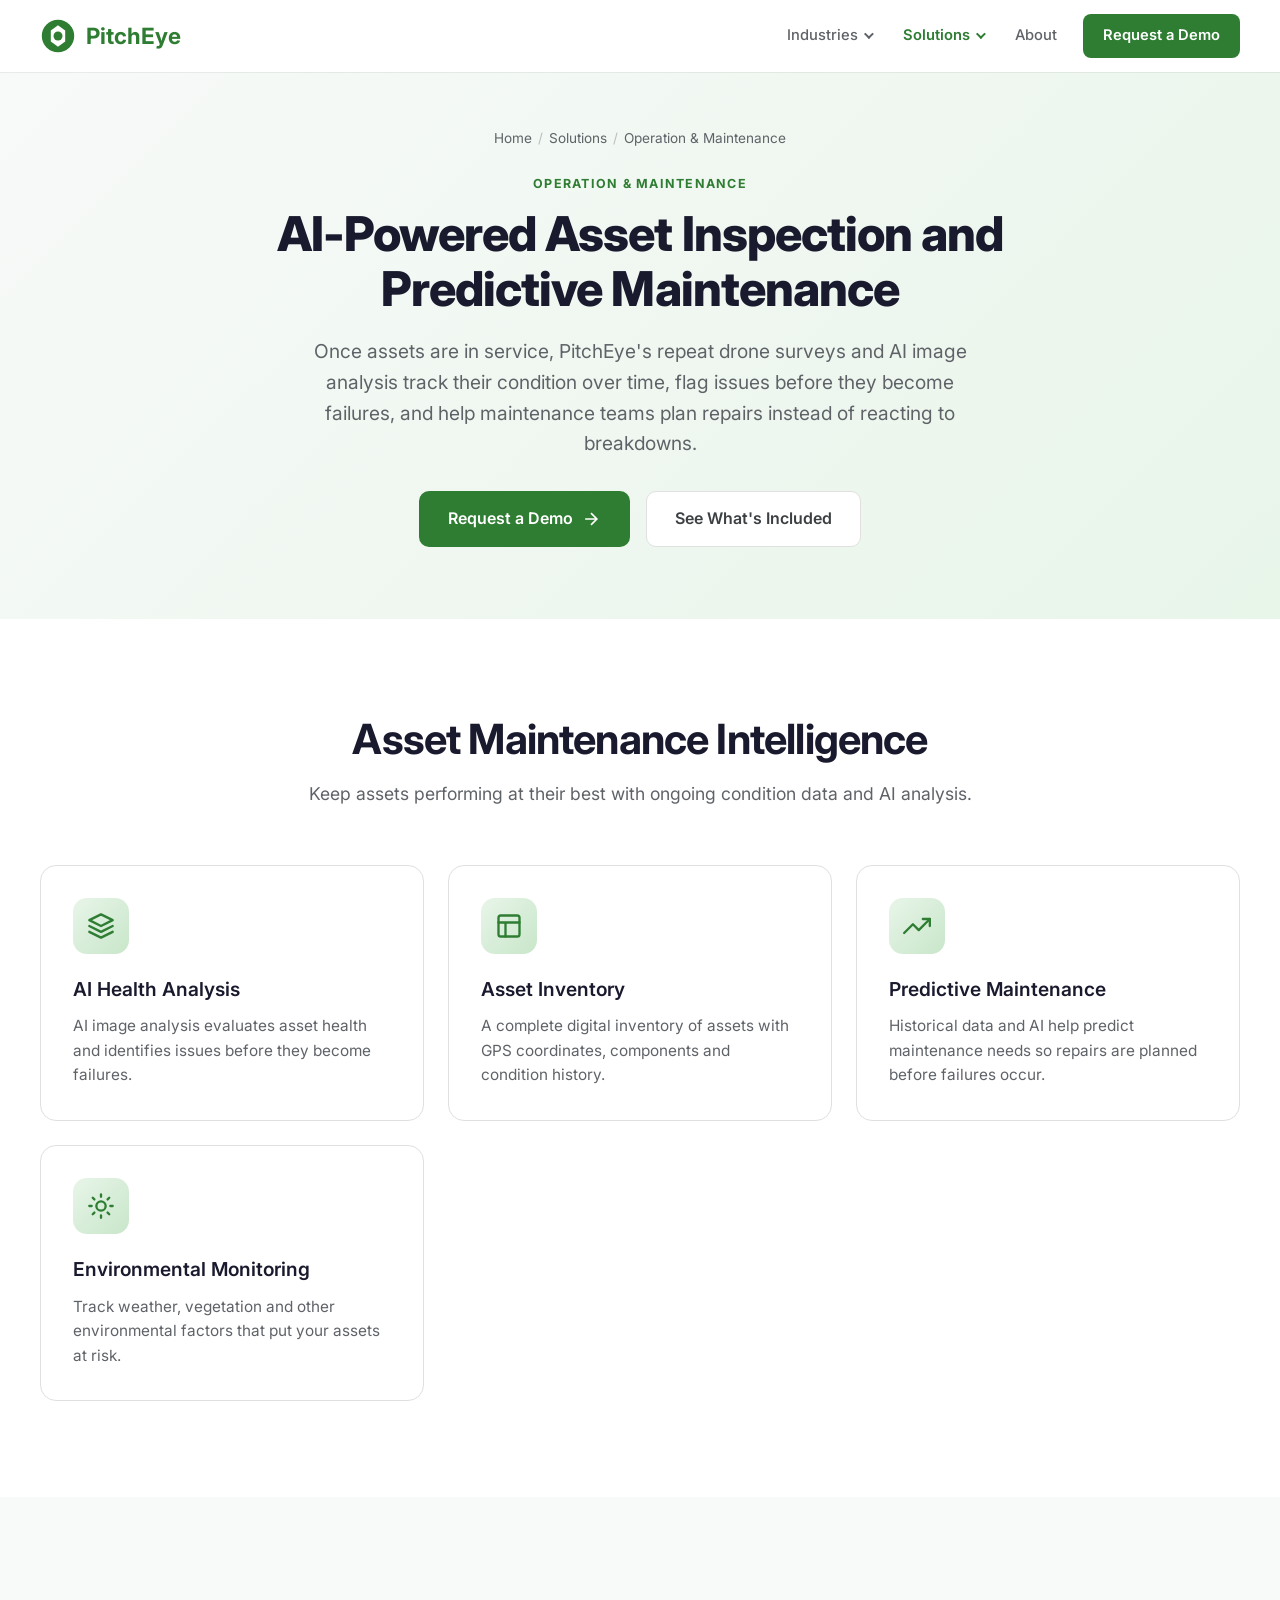
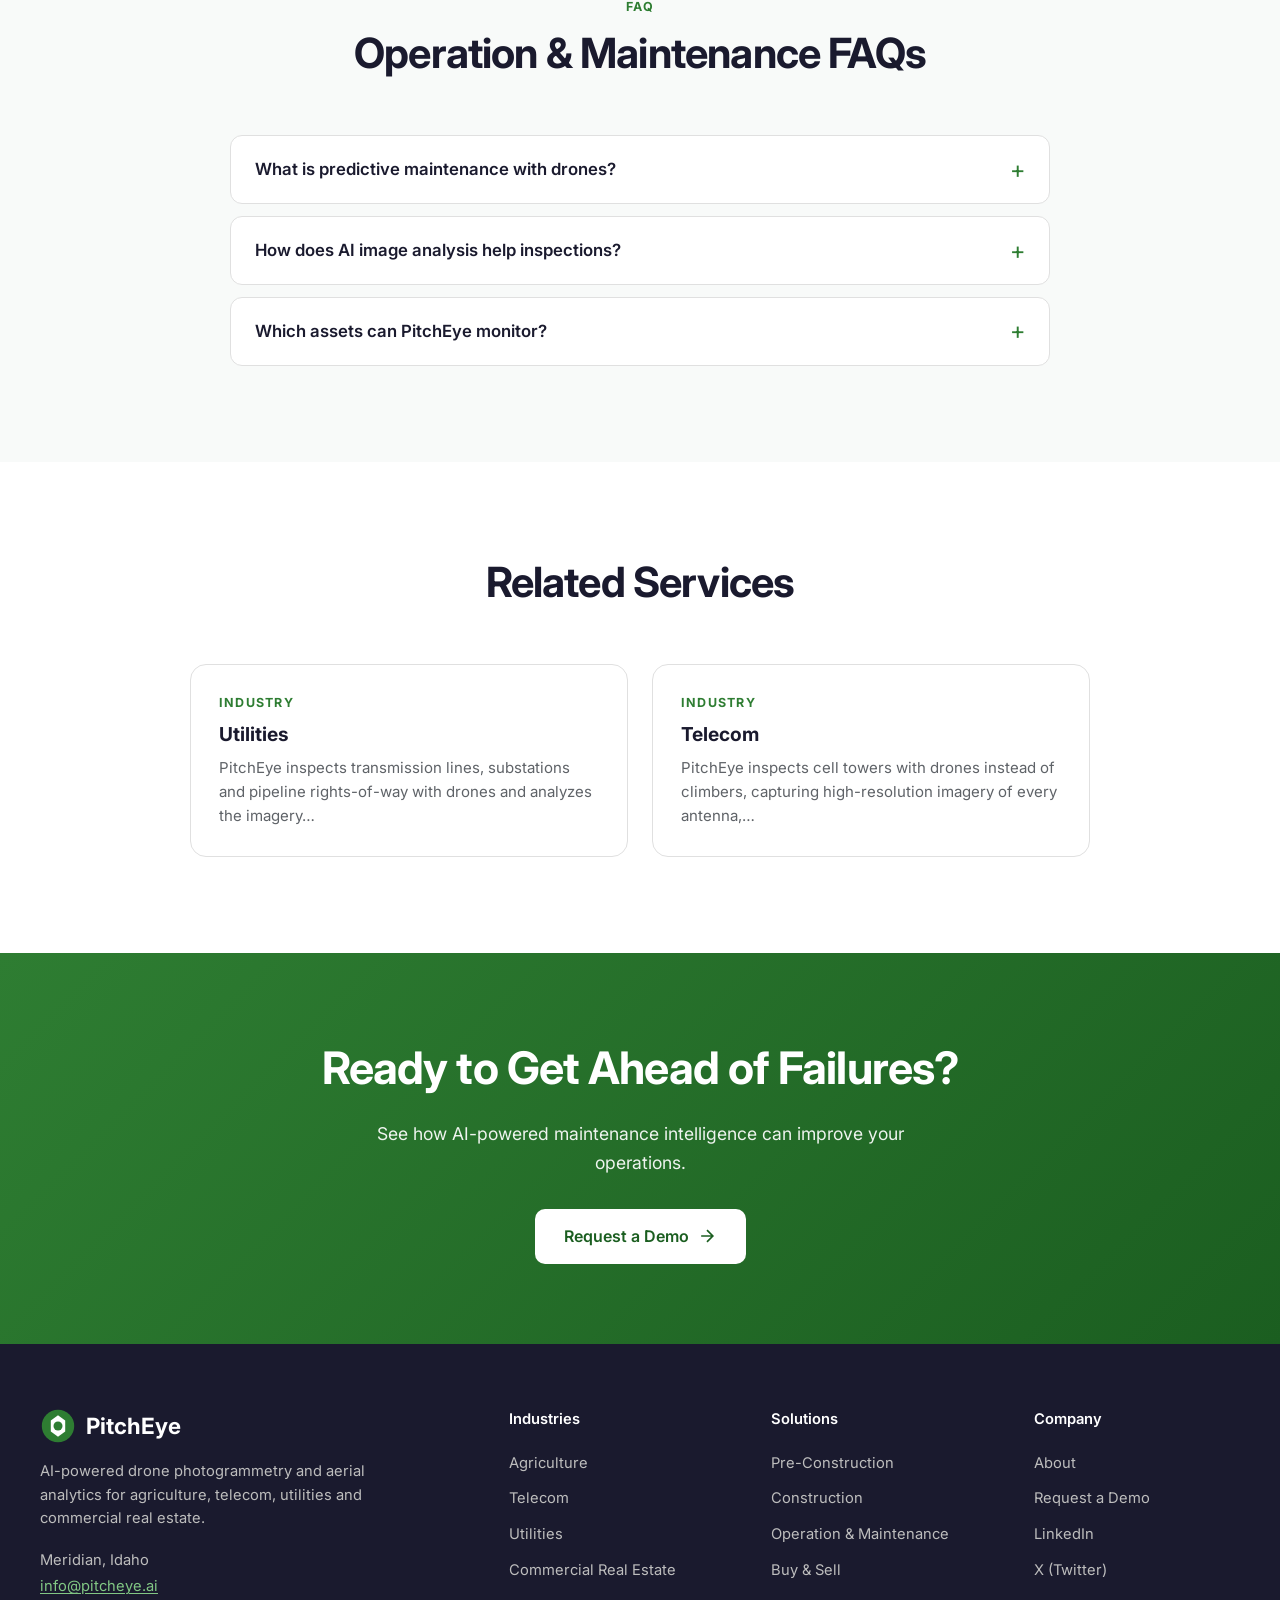
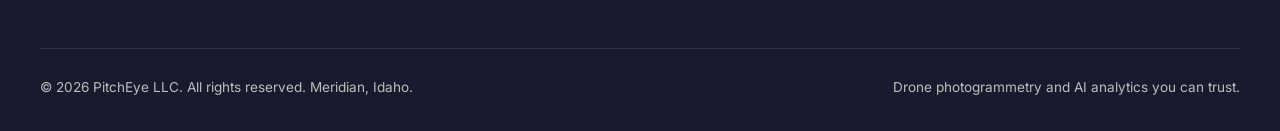
<file: operation-maintenance.html>
<!DOCTYPE html>
<html lang="en">
<head>
  <meta charset="UTF-8">
  <meta name="viewport" content="width=device-width, initial-scale=1.0">
  <title>AI Asset Inspection &amp; Predictive Maintenance | PitchEye</title>
  <meta name="description" content="AI-powered drone inspections for operation and maintenance: asset health analysis, digital inventory, predictive maintenance and environmental monitoring.">
  <link rel="canonical" href="https://pitcheye.ai/solutions/operation-maintenance.html">
  <meta name="robots" content="index, follow, max-image-preview:large">
  <meta name="theme-color" content="#2E7D32">

  <meta property="og:type" content="website">
  <meta property="og:site_name" content="PitchEye">
  <meta property="og:title" content="AI Asset Inspection &amp; Predictive Maintenance | PitchEye">
  <meta property="og:description" content="AI-powered drone inspections for operation and maintenance: asset health analysis, digital inventory, predictive maintenance and environmental monitoring.">
  <meta property="og:url" content="https://pitcheye.ai/solutions/operation-maintenance.html">
  <meta property="og:image" content="https://pitcheye.ai/images/og-image.png">
  <meta property="og:image:width" content="1200">
  <meta property="og:image:height" content="630">
  <meta property="og:image:alt" content="PitchEye – AI-powered drone photogrammetry, Meridian, Idaho">
  <meta property="og:locale" content="en_US">
  <meta name="twitter:card" content="summary_large_image">
  <meta name="twitter:title" content="AI Asset Inspection &amp; Predictive Maintenance | PitchEye">
  <meta name="twitter:description" content="AI-powered drone inspections for operation and maintenance: asset health analysis, digital inventory, predictive maintenance and environmental monitoring.">
  <meta name="twitter:image" content="https://pitcheye.ai/images/og-image.png">

  <link rel="icon" href="../favicon.svg" type="image/svg+xml">
  <link rel="icon" href="../favicon-32.png" sizes="32x32" type="image/png">
  <link rel="apple-touch-icon" href="../apple-touch-icon.png">

  <link rel="preconnect" href="https://fonts.googleapis.com">
  <link rel="preconnect" href="https://fonts.gstatic.com" crossorigin>
  <link href="https://fonts.googleapis.com/css2?family=Inter:wght@400;500;600;700;800&display=swap" rel="stylesheet">
  <link rel="stylesheet" href="../css/styles.css">

<script type="application/ld+json">
{
  "@context": "https://schema.org",
  "@type": "Service",
  "@id": "https://pitcheye.ai/solutions/operation-maintenance.html#service",
  "name": "AI-Powered Asset Inspection and Predictive Maintenance",
  "serviceType": "AI drone asset inspection and predictive maintenance",
  "description": "Once assets are in service, PitchEye's repeat drone surveys and AI image analysis track their condition over time, flag issues before they become failures, and help maintenance teams plan repairs instead of reacting to breakdowns.",
  "provider": {
    "@id": "https://pitcheye.ai/#organization"
  },
  "url": "https://pitcheye.ai/solutions/operation-maintenance.html",
  "areaServed": [
    {
      "@type": "State",
      "name": "Idaho"
    },
    {
      "@type": "Place",
      "name": "Pacific Northwest"
    }
  ],
  "hasOfferCatalog": {
    "@type": "OfferCatalog",
    "name": "Operation & Maintenance services",
    "itemListElement": [
      {
        "@type": "Offer",
        "itemOffered": {
          "@type": "Service",
          "name": "AI Health Analysis",
          "description": "AI image analysis evaluates asset health and identifies issues before they become failures."
        }
      },
      {
        "@type": "Offer",
        "itemOffered": {
          "@type": "Service",
          "name": "Asset Inventory",
          "description": "A complete digital inventory of assets with GPS coordinates, components and condition history."
        }
      },
      {
        "@type": "Offer",
        "itemOffered": {
          "@type": "Service",
          "name": "Predictive Maintenance",
          "description": "Historical data and AI help predict maintenance needs so repairs are planned before failures occur."
        }
      },
      {
        "@type": "Offer",
        "itemOffered": {
          "@type": "Service",
          "name": "Environmental Monitoring",
          "description": "Track weather, vegetation and other environmental factors that put your assets at risk."
        }
      }
    ]
  }
}
</script>
<script type="application/ld+json">
{
  "@context": "https://schema.org",
  "@type": "BreadcrumbList",
  "itemListElement": [
    {
      "@type": "ListItem",
      "position": 1,
      "name": "Home",
      "item": "https://pitcheye.ai/"
    },
    {
      "@type": "ListItem",
      "position": 2,
      "name": "Operation & Maintenance",
      "item": "https://pitcheye.ai/solutions/operation-maintenance.html"
    }
  ]
}
</script>
<script type="application/ld+json">
{
  "@context": "https://schema.org",
  "@type": "FAQPage",
  "mainEntity": [
    {
      "@type": "Question",
      "name": "What is predictive maintenance with drones?",
      "acceptedAnswer": {
        "@type": "Answer",
        "text": "Predictive maintenance uses repeated inspections and data analysis to spot early signs of wear, such as corrosion, cracking or heat, and estimate when an asset will need work. Drones make frequent inspections practical, and AI helps compare each inspection against the last."
      }
    },
    {
      "@type": "Question",
      "name": "How does AI image analysis help inspections?",
      "acceptedAnswer": {
        "@type": "Answer",
        "text": "AI models review thousands of images to flag likely defects such as cracks, leaks and vegetation encroachment, so inspectors can focus their time on confirming and prioritizing real issues."
      }
    },
    {
      "@type": "Question",
      "name": "Which assets can PitchEye monitor?",
      "acceptedAnswer": {
        "@type": "Answer",
        "text": "PitchEye monitors assets including cell towers, power lines, substations, pipeline corridors, commercial roofs, golf course irrigation systems and agricultural land."
      }
    }
  ]
}
</script>
</head>
<body>
  <a class="skip-link" href="#main">Skip to content</a>

  <header class="nav">
    <div class="nav-container">
      <a href="../index.html" class="nav-logo" aria-label="PitchEye home"><svg viewBox="0 0 40 40" aria-hidden="true"><circle cx="20" cy="20" r="18" fill="#2E7D32"/><path d="M20 8L28 14V26L20 32L12 26V14L20 8Z" fill="#fff"/><circle cx="20" cy="20" r="5" fill="#2E7D32"/></svg><span>PitchEye</span></a>
      <button class="mobile-toggle" aria-label="Open menu" aria-expanded="false" aria-controls="site-menu"><span></span><span></span><span></span></button>
      <nav id="site-menu" class="nav-links" aria-label="Main">
        <div class="nav-group">
          <button class="nav-group-btn" aria-expanded="false">Industries</button>
          <ul class="nav-menu"><li><a href="../industries/agriculture.html">Agriculture</a></li><li><a href="../industries/telecom.html">Telecom</a></li><li><a href="../industries/utilities.html">Utilities</a></li><li><a href="../industries/commercial-real-estate.html">Commercial Real Estate</a></li></ul>
        </div>
        <div class="nav-group active">
          <button class="nav-group-btn" aria-expanded="false">Solutions</button>
          <ul class="nav-menu"><li><a href="../solutions/pre-construction.html">Pre-Construction</a></li><li><a href="../solutions/construction.html">Construction</a></li><li><a href="../solutions/operation-maintenance.html" aria-current="page">Operation &amp; Maintenance</a></li><li><a href="../solutions/buy-sell.html">Buy &amp; Sell</a></li></ul>
        </div>
        <a href="../about.html">About</a>
        <a href="../contact.html" class="nav-cta">Request a Demo</a>
      </nav>
    </div>
  </header>

  <main id="main">
    <section class="page-header">
      <div class="container container--narrow">
        <nav class="breadcrumbs" aria-label="Breadcrumb"><ol><li><a href="../index.html">Home</a></li><li><a href="../index.html#solutions">Solutions</a></li><li aria-current="page">Operation &amp; Maintenance</li></ol></nav>
        <span class="section-label">Operation &amp; Maintenance</span>
        <h1>AI-Powered Asset Inspection and Predictive Maintenance</h1>
        <p class="lede">Once assets are in service, PitchEye&#x27;s repeat drone surveys and AI image analysis track their condition over time, flag issues before they become failures, and help maintenance teams plan repairs instead of reacting to breakdowns.</p>
        <div class="hero-buttons">
          <a href="../contact.html" class="btn btn-primary">Request a Demo <svg width="20" height="20" viewBox="0 0 24 24" fill="none" stroke="currentColor" stroke-width="2" aria-hidden="true"><path d="M5 12h14M12 5l7 7-7 7"/></svg></a>
          <a href="#services" class="btn btn-secondary">See What's Included</a>
        </div>
      </div>
    </section>

    <section class="section" id="services" aria-labelledby="services-h">
      <div class="container">
        <div class="section-header">
          <h2 id="services-h">Asset Maintenance Intelligence</h2>
          <p>Keep assets performing at their best with ongoing condition data and AI analysis.</p>
        </div>
        <div class="grid grid-2"><article class="card"><div class="card-icon"><svg viewBox="0 0 24 24" fill="none" stroke="currentColor" stroke-width="2" stroke-linecap="round" stroke-linejoin="round" aria-hidden="true"><path d="M12 2 2 7l10 5 10-5-10-5z"/><path d="m2 17 10 5 10-5"/><path d="m2 12 10 5 10-5"/></svg></div><h3>AI Health Analysis</h3><p>AI image analysis evaluates asset health and identifies issues before they become failures.</p></article><article class="card"><div class="card-icon"><svg viewBox="0 0 24 24" fill="none" stroke="currentColor" stroke-width="2" stroke-linecap="round" stroke-linejoin="round" aria-hidden="true"><rect x="3" y="3" width="18" height="18" rx="2"/><path d="M3 9h18M9 21V9"/></svg></div><h3>Asset Inventory</h3><p>A complete digital inventory of assets with GPS coordinates, components and condition history.</p></article><article class="card"><div class="card-icon"><svg viewBox="0 0 24 24" fill="none" stroke="currentColor" stroke-width="2" stroke-linecap="round" stroke-linejoin="round" aria-hidden="true"><path d="m23 6-9.5 9.5-5-5L1 18"/><path d="M17 6h6v6"/></svg></div><h3>Predictive Maintenance</h3><p>Historical data and AI help predict maintenance needs so repairs are planned before failures occur.</p></article><article class="card"><div class="card-icon"><svg viewBox="0 0 24 24" fill="none" stroke="currentColor" stroke-width="2" stroke-linecap="round" stroke-linejoin="round" aria-hidden="true"><circle cx="12" cy="12" r="4"/><path d="M12 2v2M12 20v2M4.93 4.93l1.41 1.41M17.66 17.66l1.41 1.41M2 12h2M20 12h2M6.34 17.66l-1.41 1.41M19.07 4.93l-1.41 1.41"/></svg></div><h3>Environmental Monitoring</h3><p>Track weather, vegetation and other environmental factors that put your assets at risk.</p></article></div>
        
      </div>
    </section>

    <section class="section section-alt" aria-labelledby="faq-h">
      <div class="container container--narrow">
        <div class="section-header">
          <span class="section-label">FAQ</span>
          <h2 id="faq-h">Operation & Maintenance FAQs</h2>
        </div>
        <div class="faq"><details class="faq-item"><summary><h3>What is predictive maintenance with drones?</h3></summary><p>Predictive maintenance uses repeated inspections and data analysis to spot early signs of wear, such as corrosion, cracking or heat, and estimate when an asset will need work. Drones make frequent inspections practical, and AI helps compare each inspection against the last.</p></details><details class="faq-item"><summary><h3>How does AI image analysis help inspections?</h3></summary><p>AI models review thousands of images to flag likely defects such as cracks, leaks and vegetation encroachment, so inspectors can focus their time on confirming and prioritizing real issues.</p></details><details class="faq-item"><summary><h3>Which assets can PitchEye monitor?</h3></summary><p>PitchEye monitors assets including cell towers, power lines, substations, pipeline corridors, commercial roofs, golf course irrigation systems and agricultural land.</p></details></div>
      </div>
    </section>
    <section class="section" aria-labelledby="related-h">
      <div class="container">
        <div class="section-header"><h2 id="related-h">Related Services</h2></div>
        <div class="related-grid"><a class="related-card" href="../industries/utilities.html"><span class="section-label">Industry</span><strong>Utilities</strong><span>PitchEye inspects transmission lines, substations and pipeline rights-of-way with drones and analyzes the imagery…</span></a><a class="related-card" href="../industries/telecom.html"><span class="section-label">Industry</span><strong>Telecom</strong><span>PitchEye inspects cell towers with drones instead of climbers, capturing high-resolution imagery of every antenna,…</span></a></div>
      </div>
    </section>

    <section class="cta-section">
      <div class="container">
        <h2>Ready to Get Ahead of Failures?</h2>
        <p>See how AI-powered maintenance intelligence can improve your operations.</p>
        <a href="../contact.html" class="btn btn-light">Request a Demo <svg width="20" height="20" viewBox="0 0 24 24" fill="none" stroke="currentColor" stroke-width="2" aria-hidden="true"><path d="M5 12h14M12 5l7 7-7 7"/></svg></a>
      </div>
    </section>
  </main>

  <footer class="footer">
    <div class="footer-container">
      <div class="footer-top">
        <div class="footer-brand">
          <a href="../index.html" class="nav-logo nav-logo--light"><svg viewBox="0 0 40 40" aria-hidden="true"><circle cx="20" cy="20" r="18" fill="#2E7D32"/><path d="M20 8L28 14V26L20 32L12 26V14L20 8Z" fill="#fff"/><circle cx="20" cy="20" r="5" fill="#2E7D32"/></svg><span>PitchEye</span></a>
          <p>AI-powered drone photogrammetry and aerial analytics for agriculture, telecom, utilities and commercial real estate.</p>
          <address>
            Meridian, Idaho<br>
            <a href="mailto:info@pitcheye.ai">info@pitcheye.ai</a>
          </address>
        </div>
        <div><h2 class="footer-h">Industries</h2><ul><li><a href="../industries/agriculture.html">Agriculture</a></li><li><a href="../industries/telecom.html">Telecom</a></li><li><a href="../industries/utilities.html">Utilities</a></li><li><a href="../industries/commercial-real-estate.html">Commercial Real Estate</a></li></ul></div>
        <div><h2 class="footer-h">Solutions</h2><ul><li><a href="../solutions/pre-construction.html">Pre-Construction</a></li><li><a href="../solutions/construction.html">Construction</a></li><li><a href="../solutions/operation-maintenance.html">Operation &amp; Maintenance</a></li><li><a href="../solutions/buy-sell.html">Buy &amp; Sell</a></li></ul></div>
        <div><h2 class="footer-h">Company</h2><ul>
          <li><a href="../about.html">About</a></li>
          <li><a href="../contact.html">Request a Demo</a></li>
          <li><a href="https://www.linkedin.com/company/pitcheye" rel="noopener" target="_blank">LinkedIn</a></li>
          <li><a href="https://twitter.com/pitcheye" rel="noopener" target="_blank">X (Twitter)</a></li>
        </ul></div>
      </div>
      <div class="footer-bottom">
        <p>&copy; <span data-year>2026</span> PitchEye LLC. All rights reserved. Meridian, Idaho.</p>
        <p>Drone photogrammetry and AI analytics you can trust.</p>
      </div>
    </div>
  </footer>

  <script src="../js/main.js" defer></script>
</body>
</html>
</file>
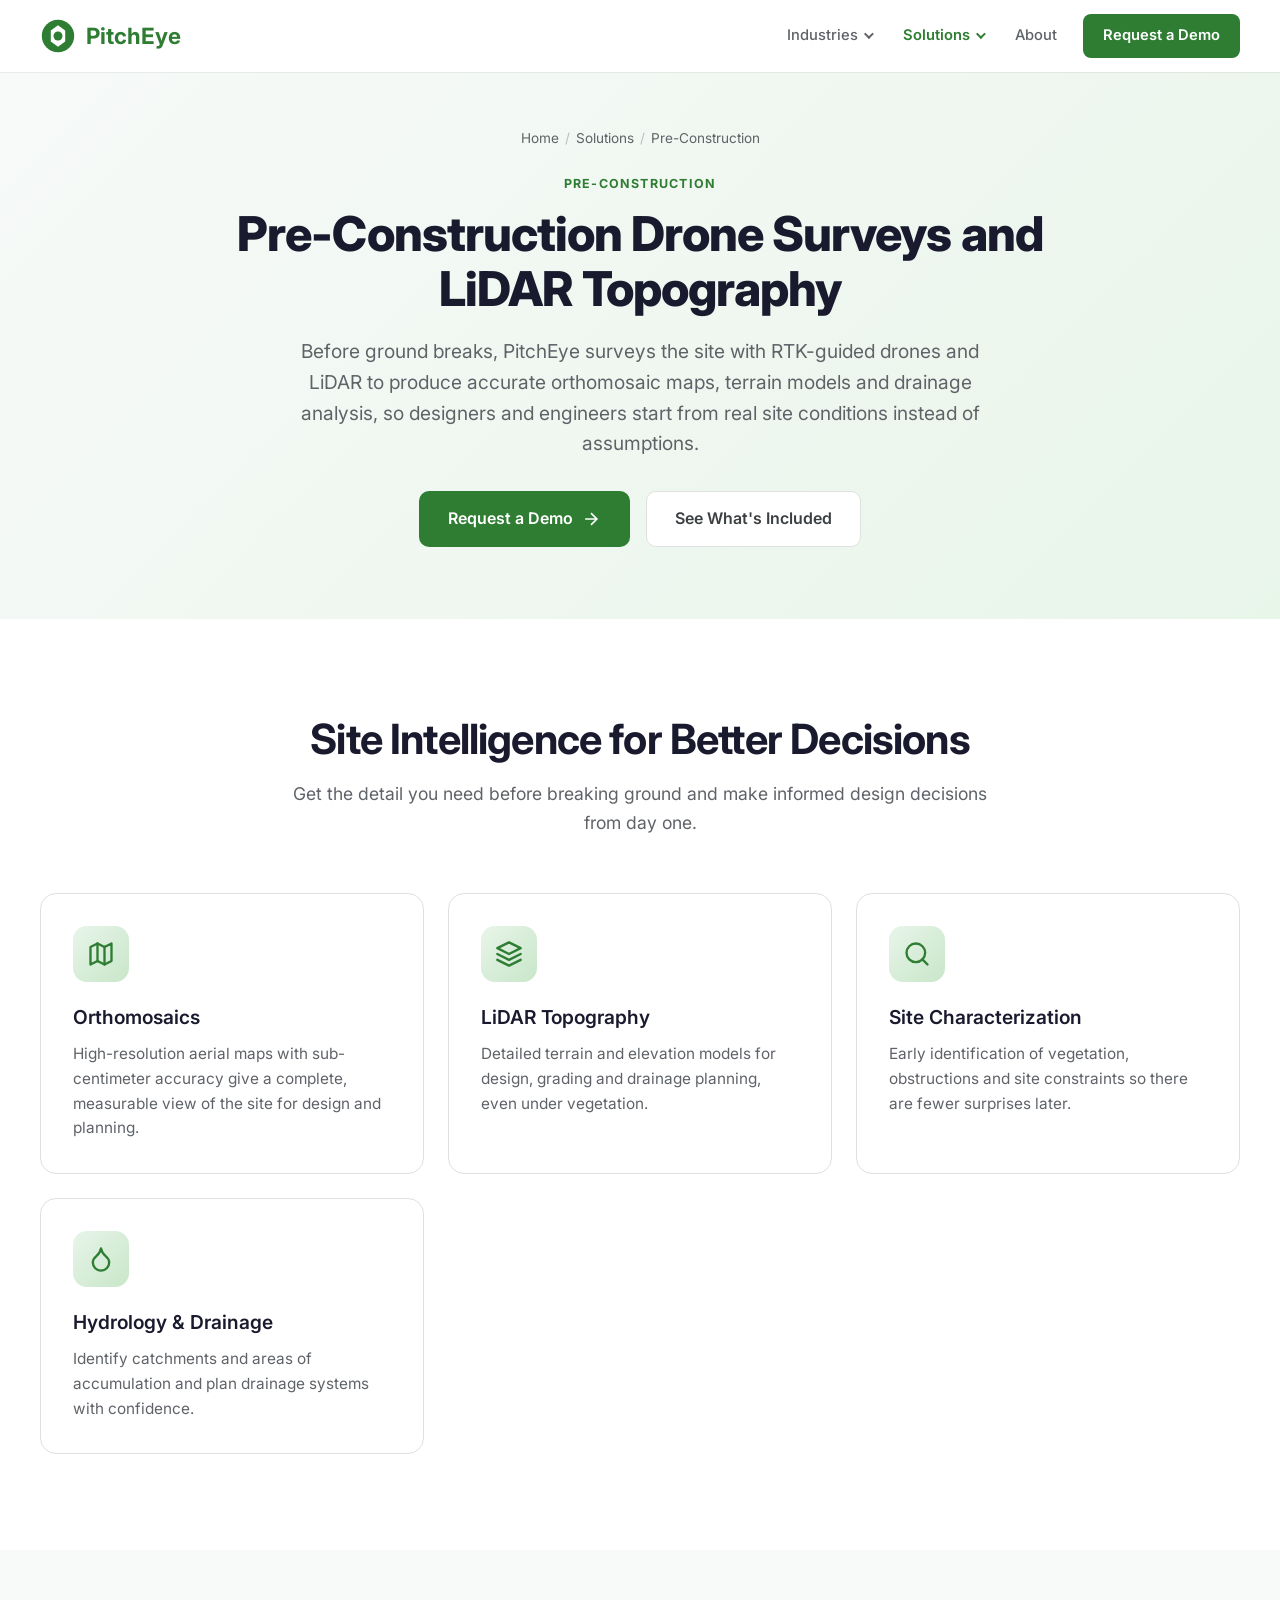
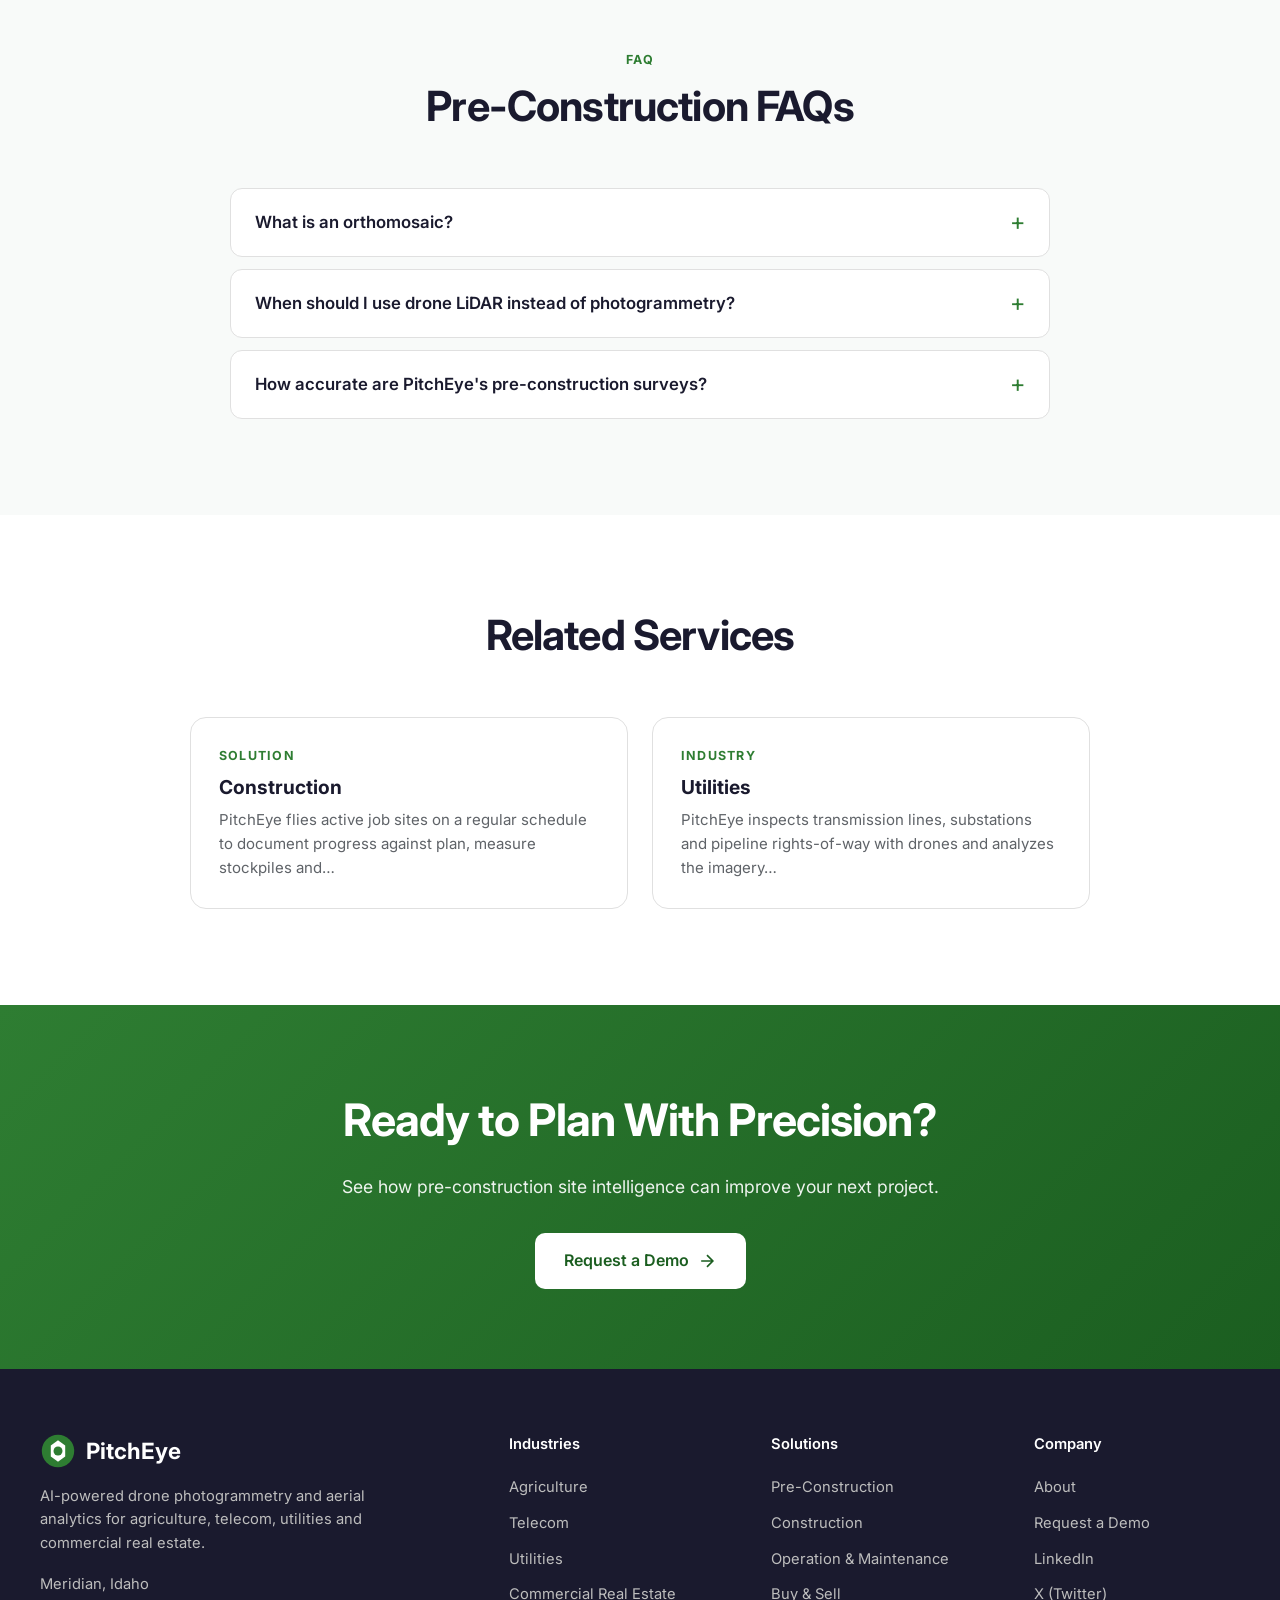
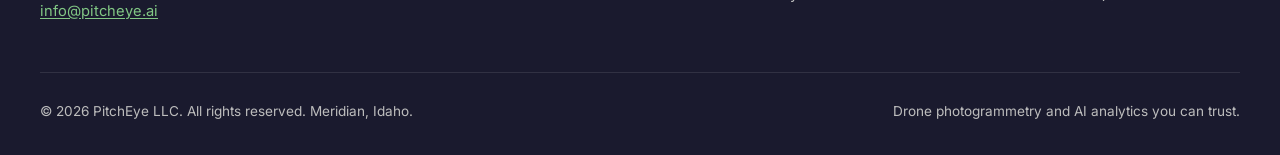
<file: pre-construction.html>
<!DOCTYPE html>
<html lang="en">
<head>
  <meta charset="UTF-8">
  <meta name="viewport" content="width=device-width, initial-scale=1.0">
  <title>Pre-Construction Drone Surveys &amp; LiDAR Topography | PitchEye</title>
  <meta name="description" content="Drone orthomosaics, LiDAR topography, site characterization and drainage analysis for pre-construction planning. Know your site before you break ground.">
  <link rel="canonical" href="https://pitcheye.ai/solutions/pre-construction.html">
  <meta name="robots" content="index, follow, max-image-preview:large">
  <meta name="theme-color" content="#2E7D32">

  <meta property="og:type" content="website">
  <meta property="og:site_name" content="PitchEye">
  <meta property="og:title" content="Pre-Construction Drone Surveys &amp; LiDAR Topography | PitchEye">
  <meta property="og:description" content="Drone orthomosaics, LiDAR topography, site characterization and drainage analysis for pre-construction planning. Know your site before you break ground.">
  <meta property="og:url" content="https://pitcheye.ai/solutions/pre-construction.html">
  <meta property="og:image" content="https://pitcheye.ai/images/og-image.png">
  <meta property="og:image:width" content="1200">
  <meta property="og:image:height" content="630">
  <meta property="og:image:alt" content="PitchEye – AI-powered drone photogrammetry, Meridian, Idaho">
  <meta property="og:locale" content="en_US">
  <meta name="twitter:card" content="summary_large_image">
  <meta name="twitter:title" content="Pre-Construction Drone Surveys &amp; LiDAR Topography | PitchEye">
  <meta name="twitter:description" content="Drone orthomosaics, LiDAR topography, site characterization and drainage analysis for pre-construction planning. Know your site before you break ground.">
  <meta name="twitter:image" content="https://pitcheye.ai/images/og-image.png">

  <link rel="icon" href="../favicon.svg" type="image/svg+xml">
  <link rel="icon" href="../favicon-32.png" sizes="32x32" type="image/png">
  <link rel="apple-touch-icon" href="../apple-touch-icon.png">

  <link rel="preconnect" href="https://fonts.googleapis.com">
  <link rel="preconnect" href="https://fonts.gstatic.com" crossorigin>
  <link href="https://fonts.googleapis.com/css2?family=Inter:wght@400;500;600;700;800&display=swap" rel="stylesheet">
  <link rel="stylesheet" href="../css/styles.css">

<script type="application/ld+json">
{
  "@context": "https://schema.org",
  "@type": "Service",
  "@id": "https://pitcheye.ai/solutions/pre-construction.html#service",
  "name": "Pre-Construction Drone Surveys and LiDAR Topography",
  "serviceType": "Pre-construction drone site survey",
  "description": "Before ground breaks, PitchEye surveys the site with RTK-guided drones and LiDAR to produce accurate orthomosaic maps, terrain models and drainage analysis, so designers and engineers start from real site conditions instead of assumptions.",
  "provider": {
    "@id": "https://pitcheye.ai/#organization"
  },
  "url": "https://pitcheye.ai/solutions/pre-construction.html",
  "areaServed": [
    {
      "@type": "State",
      "name": "Idaho"
    },
    {
      "@type": "Place",
      "name": "Pacific Northwest"
    }
  ],
  "hasOfferCatalog": {
    "@type": "OfferCatalog",
    "name": "Pre-Construction services",
    "itemListElement": [
      {
        "@type": "Offer",
        "itemOffered": {
          "@type": "Service",
          "name": "Orthomosaics",
          "description": "High-resolution aerial maps with sub-centimeter accuracy give a complete, measurable view of the site for design and planning."
        }
      },
      {
        "@type": "Offer",
        "itemOffered": {
          "@type": "Service",
          "name": "LiDAR Topography",
          "description": "Detailed terrain and elevation models for design, grading and drainage planning, even under vegetation."
        }
      },
      {
        "@type": "Offer",
        "itemOffered": {
          "@type": "Service",
          "name": "Site Characterization",
          "description": "Early identification of vegetation, obstructions and site constraints so there are fewer surprises later."
        }
      },
      {
        "@type": "Offer",
        "itemOffered": {
          "@type": "Service",
          "name": "Hydrology & Drainage",
          "description": "Identify catchments and areas of accumulation and plan drainage systems with confidence."
        }
      }
    ]
  }
}
</script>
<script type="application/ld+json">
{
  "@context": "https://schema.org",
  "@type": "BreadcrumbList",
  "itemListElement": [
    {
      "@type": "ListItem",
      "position": 1,
      "name": "Home",
      "item": "https://pitcheye.ai/"
    },
    {
      "@type": "ListItem",
      "position": 2,
      "name": "Pre-Construction",
      "item": "https://pitcheye.ai/solutions/pre-construction.html"
    }
  ]
}
</script>
<script type="application/ld+json">
{
  "@context": "https://schema.org",
  "@type": "FAQPage",
  "mainEntity": [
    {
      "@type": "Question",
      "name": "What is an orthomosaic?",
      "acceptedAnswer": {
        "@type": "Answer",
        "text": "An orthomosaic is a single, high-resolution map stitched from hundreds or thousands of overlapping drone photos and corrected so that distances and areas can be measured accurately, like a very detailed, current satellite image of your site."
      }
    },
    {
      "@type": "Question",
      "name": "When should I use drone LiDAR instead of photogrammetry?",
      "acceptedAnswer": {
        "@type": "Answer",
        "text": "Photogrammetry is excellent for open sites and visual detail. LiDAR is better when you need ground elevations under trees, brush or crops, because laser pulses can reach the ground through gaps in vegetation. Many projects use both."
      }
    },
    {
      "@type": "Question",
      "name": "How accurate are PitchEye's pre-construction surveys?",
      "acceptedAnswer": {
        "@type": "Answer",
        "text": "PitchEye uses RTK GPS positioning to deliver sub-centimeter accuracy on orthomosaic maps and 3D models, suitable for engineering and planning applications."
      }
    }
  ]
}
</script>
</head>
<body>
  <a class="skip-link" href="#main">Skip to content</a>

  <header class="nav">
    <div class="nav-container">
      <a href="../index.html" class="nav-logo" aria-label="PitchEye home"><svg viewBox="0 0 40 40" aria-hidden="true"><circle cx="20" cy="20" r="18" fill="#2E7D32"/><path d="M20 8L28 14V26L20 32L12 26V14L20 8Z" fill="#fff"/><circle cx="20" cy="20" r="5" fill="#2E7D32"/></svg><span>PitchEye</span></a>
      <button class="mobile-toggle" aria-label="Open menu" aria-expanded="false" aria-controls="site-menu"><span></span><span></span><span></span></button>
      <nav id="site-menu" class="nav-links" aria-label="Main">
        <div class="nav-group">
          <button class="nav-group-btn" aria-expanded="false">Industries</button>
          <ul class="nav-menu"><li><a href="../industries/agriculture.html">Agriculture</a></li><li><a href="../industries/telecom.html">Telecom</a></li><li><a href="../industries/utilities.html">Utilities</a></li><li><a href="../industries/commercial-real-estate.html">Commercial Real Estate</a></li></ul>
        </div>
        <div class="nav-group active">
          <button class="nav-group-btn" aria-expanded="false">Solutions</button>
          <ul class="nav-menu"><li><a href="../solutions/pre-construction.html" aria-current="page">Pre-Construction</a></li><li><a href="../solutions/construction.html">Construction</a></li><li><a href="../solutions/operation-maintenance.html">Operation &amp; Maintenance</a></li><li><a href="../solutions/buy-sell.html">Buy &amp; Sell</a></li></ul>
        </div>
        <a href="../about.html">About</a>
        <a href="../contact.html" class="nav-cta">Request a Demo</a>
      </nav>
    </div>
  </header>

  <main id="main">
    <section class="page-header">
      <div class="container container--narrow">
        <nav class="breadcrumbs" aria-label="Breadcrumb"><ol><li><a href="../index.html">Home</a></li><li><a href="../index.html#solutions">Solutions</a></li><li aria-current="page">Pre-Construction</li></ol></nav>
        <span class="section-label">Pre-Construction</span>
        <h1>Pre-Construction Drone Surveys and LiDAR Topography</h1>
        <p class="lede">Before ground breaks, PitchEye surveys the site with RTK-guided drones and LiDAR to produce accurate orthomosaic maps, terrain models and drainage analysis, so designers and engineers start from real site conditions instead of assumptions.</p>
        <div class="hero-buttons">
          <a href="../contact.html" class="btn btn-primary">Request a Demo <svg width="20" height="20" viewBox="0 0 24 24" fill="none" stroke="currentColor" stroke-width="2" aria-hidden="true"><path d="M5 12h14M12 5l7 7-7 7"/></svg></a>
          <a href="#services" class="btn btn-secondary">See What's Included</a>
        </div>
      </div>
    </section>

    <section class="section" id="services" aria-labelledby="services-h">
      <div class="container">
        <div class="section-header">
          <h2 id="services-h">Site Intelligence for Better Decisions</h2>
          <p>Get the detail you need before breaking ground and make informed design decisions from day one.</p>
        </div>
        <div class="grid grid-2"><article class="card"><div class="card-icon"><svg viewBox="0 0 24 24" fill="none" stroke="currentColor" stroke-width="2" stroke-linecap="round" stroke-linejoin="round" aria-hidden="true"><path d="m3 6 6-3 6 3 6-3v15l-6 3-6-3-6 3z"/><path d="M9 3v15M15 6v15"/></svg></div><h3>Orthomosaics</h3><p>High-resolution aerial maps with sub-centimeter accuracy give a complete, measurable view of the site for design and planning.</p></article><article class="card"><div class="card-icon"><svg viewBox="0 0 24 24" fill="none" stroke="currentColor" stroke-width="2" stroke-linecap="round" stroke-linejoin="round" aria-hidden="true"><path d="M12 2 2 7l10 5 10-5-10-5z"/><path d="m2 17 10 5 10-5"/><path d="m2 12 10 5 10-5"/></svg></div><h3>LiDAR Topography</h3><p>Detailed terrain and elevation models for design, grading and drainage planning, even under vegetation.</p></article><article class="card"><div class="card-icon"><svg viewBox="0 0 24 24" fill="none" stroke="currentColor" stroke-width="2" stroke-linecap="round" stroke-linejoin="round" aria-hidden="true"><circle cx="11" cy="11" r="8"/><path d="m21 21-4.35-4.35"/></svg></div><h3>Site Characterization</h3><p>Early identification of vegetation, obstructions and site constraints so there are fewer surprises later.</p></article><article class="card"><div class="card-icon"><svg viewBox="0 0 24 24" fill="none" stroke="currentColor" stroke-width="2" stroke-linecap="round" stroke-linejoin="round" aria-hidden="true"><path d="M12 22a7 7 0 0 0 7-7c0-2-1-3.9-3-5.5s-3.5-4-4-6.5c-.5 2.5-2 4.9-4 6.5S5 13 5 15a7 7 0 0 0 7 7z"/></svg></div><h3>Hydrology &amp; Drainage</h3><p>Identify catchments and areas of accumulation and plan drainage systems with confidence.</p></article></div>
        
      </div>
    </section>

    <section class="section section-alt" aria-labelledby="faq-h">
      <div class="container container--narrow">
        <div class="section-header">
          <span class="section-label">FAQ</span>
          <h2 id="faq-h">Pre-Construction FAQs</h2>
        </div>
        <div class="faq"><details class="faq-item"><summary><h3>What is an orthomosaic?</h3></summary><p>An orthomosaic is a single, high-resolution map stitched from hundreds or thousands of overlapping drone photos and corrected so that distances and areas can be measured accurately, like a very detailed, current satellite image of your site.</p></details><details class="faq-item"><summary><h3>When should I use drone LiDAR instead of photogrammetry?</h3></summary><p>Photogrammetry is excellent for open sites and visual detail. LiDAR is better when you need ground elevations under trees, brush or crops, because laser pulses can reach the ground through gaps in vegetation. Many projects use both.</p></details><details class="faq-item"><summary><h3>How accurate are PitchEye&#x27;s pre-construction surveys?</h3></summary><p>PitchEye uses RTK GPS positioning to deliver sub-centimeter accuracy on orthomosaic maps and 3D models, suitable for engineering and planning applications.</p></details></div>
      </div>
    </section>
    <section class="section" aria-labelledby="related-h">
      <div class="container">
        <div class="section-header"><h2 id="related-h">Related Services</h2></div>
        <div class="related-grid"><a class="related-card" href="../solutions/construction.html"><span class="section-label">Solution</span><strong>Construction</strong><span>PitchEye flies active job sites on a regular schedule to document progress against plan, measure stockpiles and…</span></a><a class="related-card" href="../industries/utilities.html"><span class="section-label">Industry</span><strong>Utilities</strong><span>PitchEye inspects transmission lines, substations and pipeline rights-of-way with drones and analyzes the imagery…</span></a></div>
      </div>
    </section>

    <section class="cta-section">
      <div class="container">
        <h2>Ready to Plan With Precision?</h2>
        <p>See how pre-construction site intelligence can improve your next project.</p>
        <a href="../contact.html" class="btn btn-light">Request a Demo <svg width="20" height="20" viewBox="0 0 24 24" fill="none" stroke="currentColor" stroke-width="2" aria-hidden="true"><path d="M5 12h14M12 5l7 7-7 7"/></svg></a>
      </div>
    </section>
  </main>

  <footer class="footer">
    <div class="footer-container">
      <div class="footer-top">
        <div class="footer-brand">
          <a href="../index.html" class="nav-logo nav-logo--light"><svg viewBox="0 0 40 40" aria-hidden="true"><circle cx="20" cy="20" r="18" fill="#2E7D32"/><path d="M20 8L28 14V26L20 32L12 26V14L20 8Z" fill="#fff"/><circle cx="20" cy="20" r="5" fill="#2E7D32"/></svg><span>PitchEye</span></a>
          <p>AI-powered drone photogrammetry and aerial analytics for agriculture, telecom, utilities and commercial real estate.</p>
          <address>
            Meridian, Idaho<br>
            <a href="mailto:info@pitcheye.ai">info@pitcheye.ai</a>
          </address>
        </div>
        <div><h2 class="footer-h">Industries</h2><ul><li><a href="../industries/agriculture.html">Agriculture</a></li><li><a href="../industries/telecom.html">Telecom</a></li><li><a href="../industries/utilities.html">Utilities</a></li><li><a href="../industries/commercial-real-estate.html">Commercial Real Estate</a></li></ul></div>
        <div><h2 class="footer-h">Solutions</h2><ul><li><a href="../solutions/pre-construction.html">Pre-Construction</a></li><li><a href="../solutions/construction.html">Construction</a></li><li><a href="../solutions/operation-maintenance.html">Operation &amp; Maintenance</a></li><li><a href="../solutions/buy-sell.html">Buy &amp; Sell</a></li></ul></div>
        <div><h2 class="footer-h">Company</h2><ul>
          <li><a href="../about.html">About</a></li>
          <li><a href="../contact.html">Request a Demo</a></li>
          <li><a href="https://www.linkedin.com/company/pitcheye" rel="noopener" target="_blank">LinkedIn</a></li>
          <li><a href="https://twitter.com/pitcheye" rel="noopener" target="_blank">X (Twitter)</a></li>
        </ul></div>
      </div>
      <div class="footer-bottom">
        <p>&copy; <span data-year>2026</span> PitchEye LLC. All rights reserved. Meridian, Idaho.</p>
        <p>Drone photogrammetry and AI analytics you can trust.</p>
      </div>
    </div>
  </footer>

  <script src="../js/main.js" defer></script>
</body>
</html>
</file>
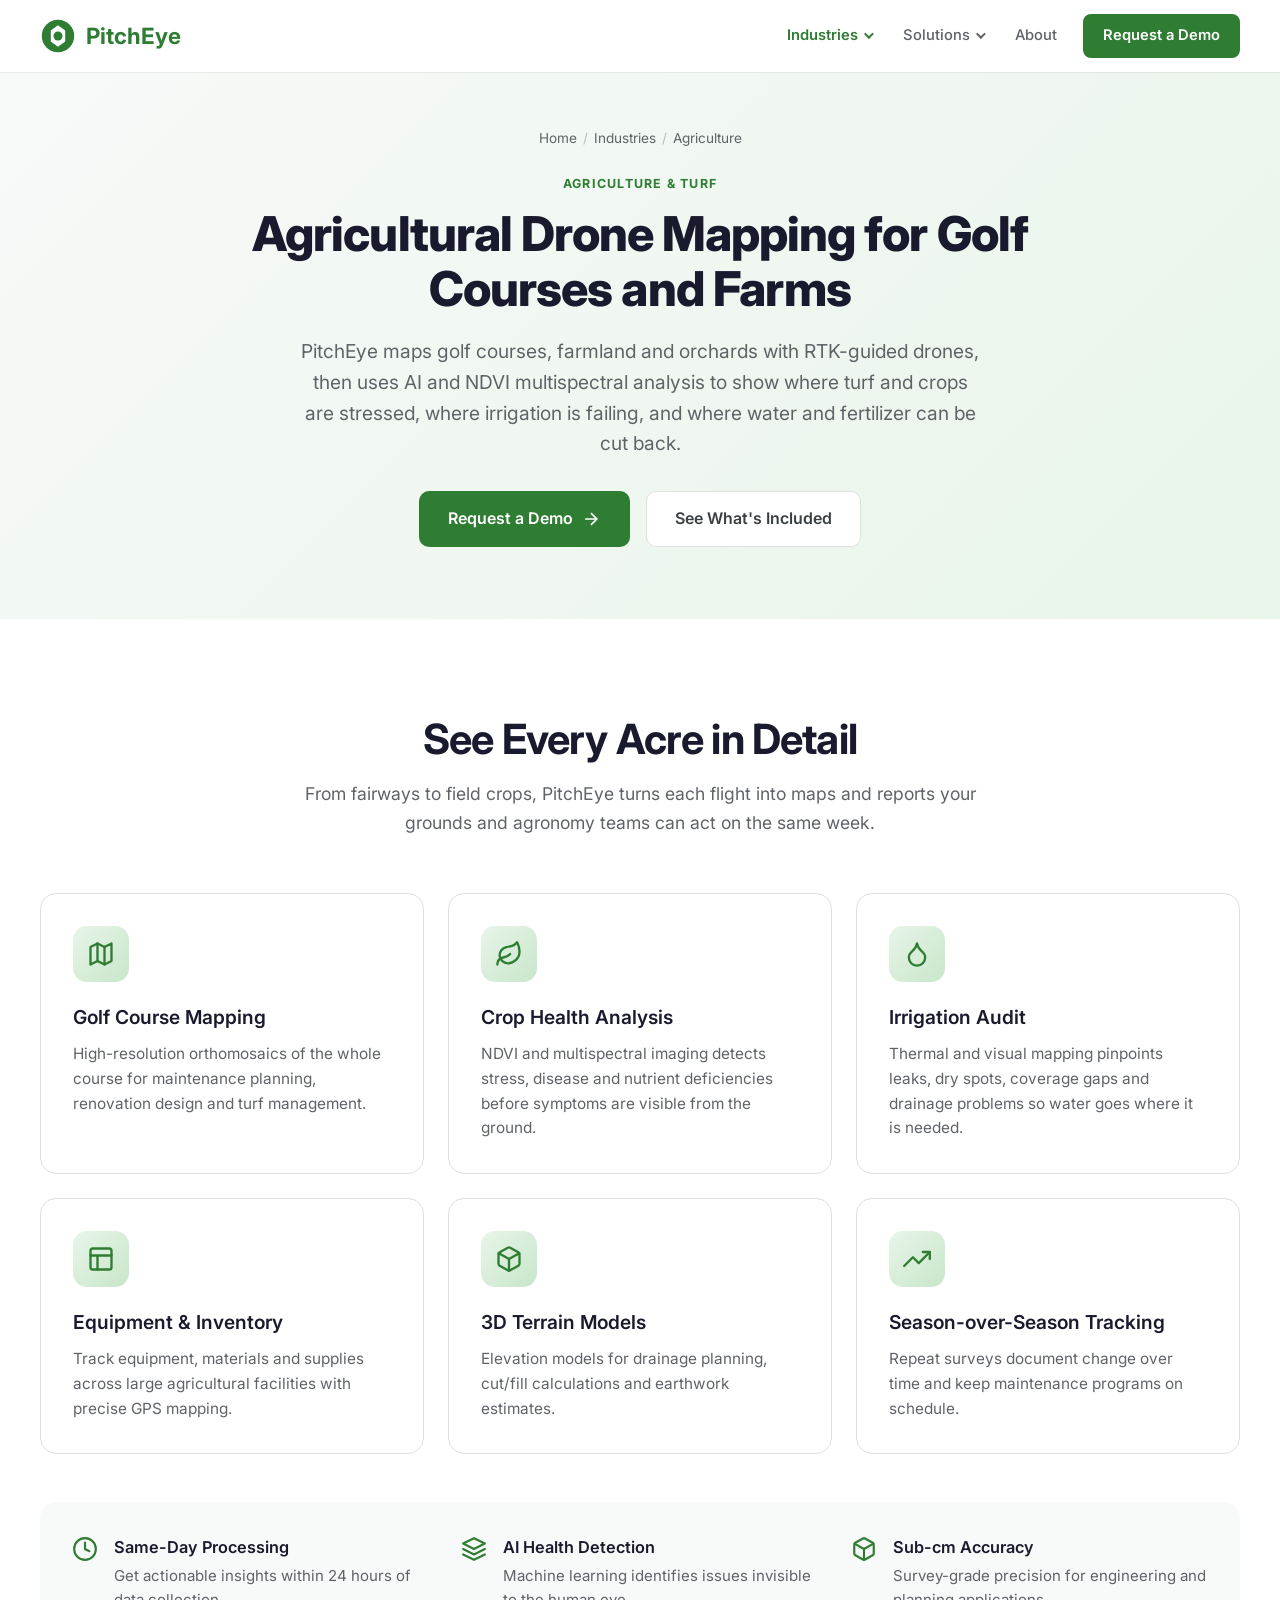
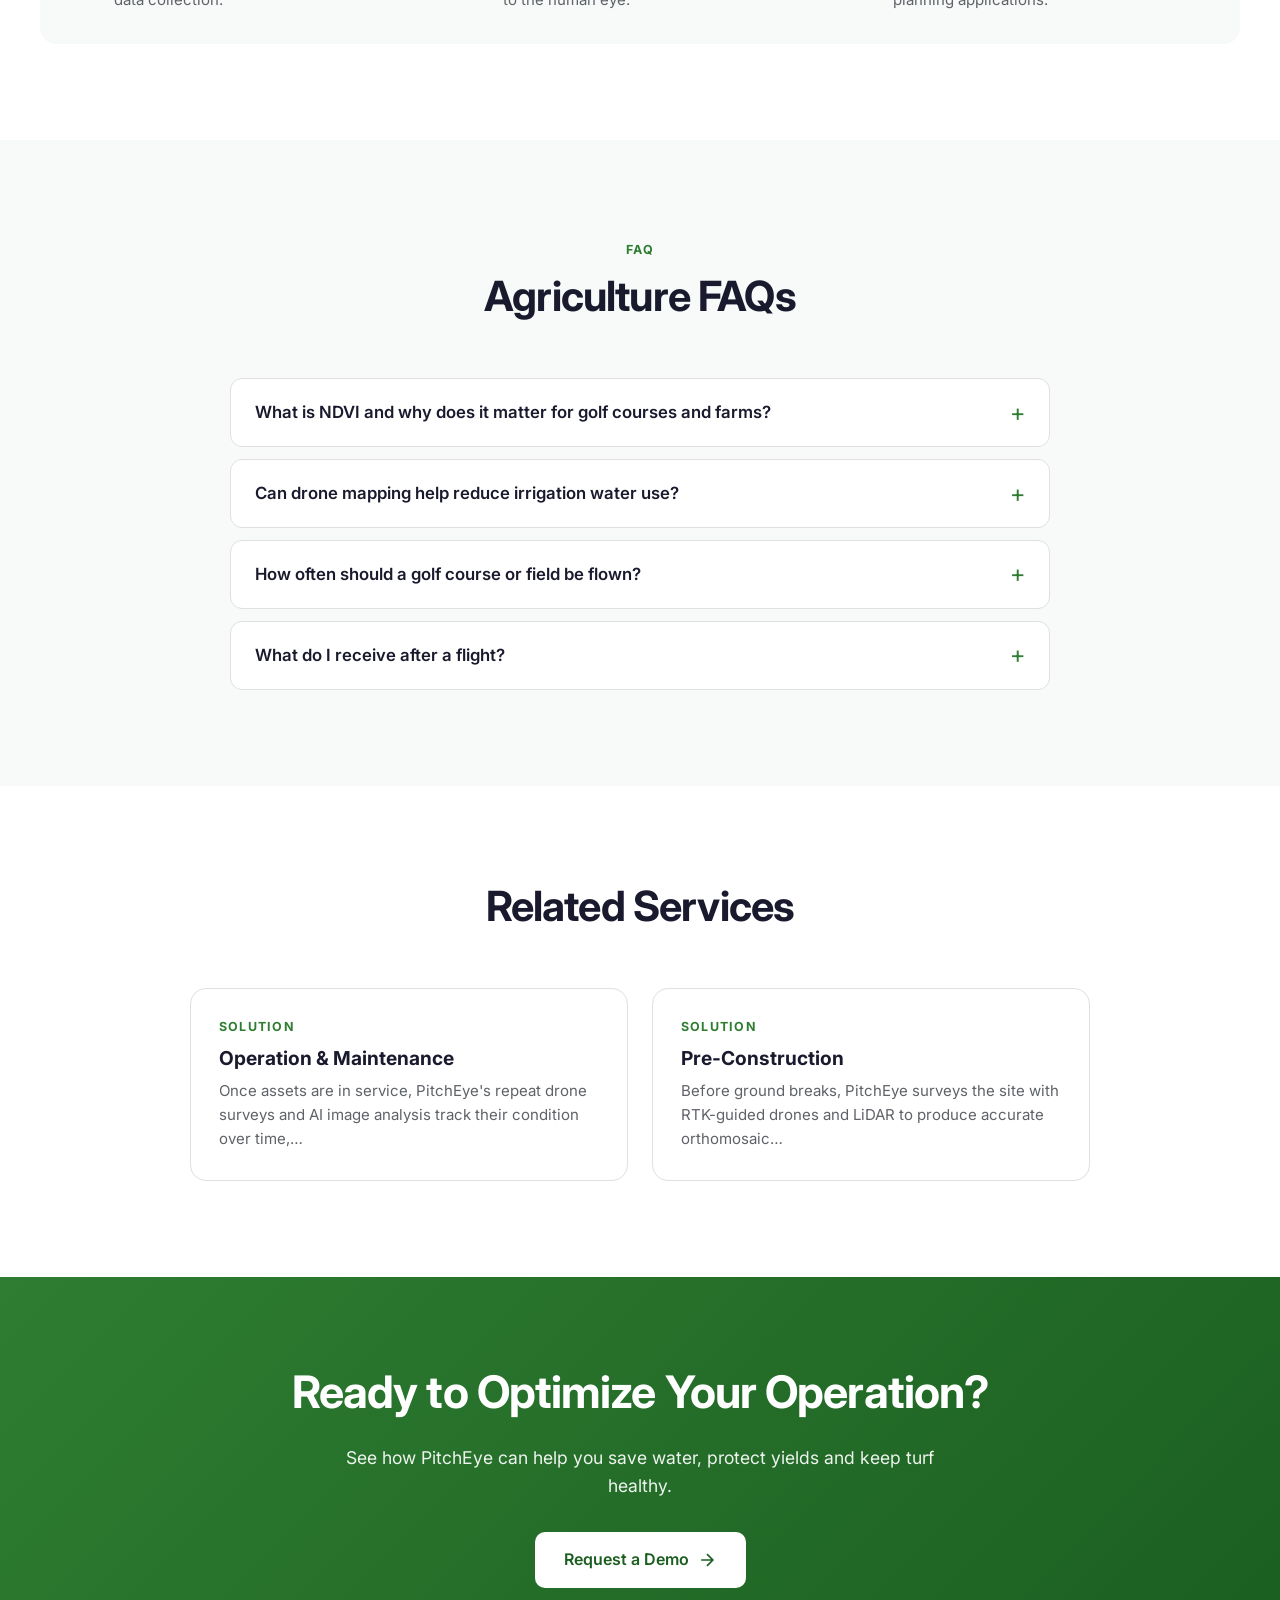
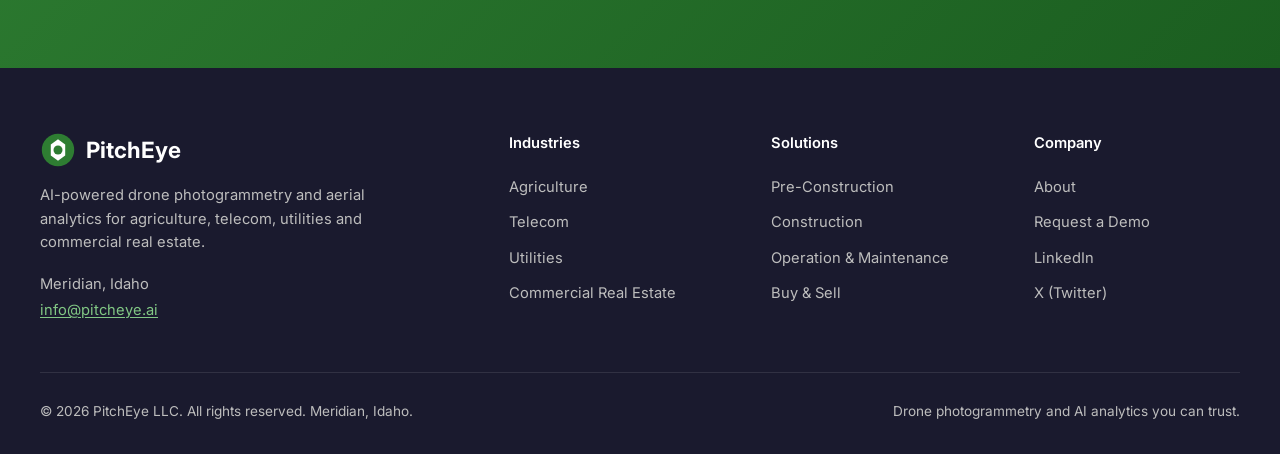
<file: industries/agriculture.html>
<!DOCTYPE html>
<html lang="en">
<head>
  <meta charset="UTF-8">
  <meta name="viewport" content="width=device-width, initial-scale=1.0">
  <title>Agricultural Drone Mapping &amp; Crop Health | PitchEye</title>
  <meta name="description" content="Drone photogrammetry, NDVI and multispectral crop health mapping for golf courses, farms and orchards in Idaho. Find irrigation issues before they cost you.">
  <link rel="canonical" href="https://pitcheye.ai/industries/agriculture.html">
  <meta name="robots" content="index, follow, max-image-preview:large">
  <meta name="theme-color" content="#2E7D32">

  <meta property="og:type" content="website">
  <meta property="og:site_name" content="PitchEye">
  <meta property="og:title" content="Agricultural Drone Mapping &amp; Crop Health | PitchEye">
  <meta property="og:description" content="Drone photogrammetry, NDVI and multispectral crop health mapping for golf courses, farms and orchards in Idaho. Find irrigation issues before they cost you.">
  <meta property="og:url" content="https://pitcheye.ai/industries/agriculture.html">
  <meta property="og:image" content="https://pitcheye.ai/images/og-image.png">
  <meta property="og:image:width" content="1200">
  <meta property="og:image:height" content="630">
  <meta property="og:image:alt" content="PitchEye – AI-powered drone photogrammetry, Meridian, Idaho">
  <meta property="og:locale" content="en_US">
  <meta name="twitter:card" content="summary_large_image">
  <meta name="twitter:title" content="Agricultural Drone Mapping &amp; Crop Health | PitchEye">
  <meta name="twitter:description" content="Drone photogrammetry, NDVI and multispectral crop health mapping for golf courses, farms and orchards in Idaho. Find irrigation issues before they cost you.">
  <meta name="twitter:image" content="https://pitcheye.ai/images/og-image.png">

  <link rel="icon" href="../favicon.svg" type="image/svg+xml">
  <link rel="icon" href="../favicon-32.png" sizes="32x32" type="image/png">
  <link rel="apple-touch-icon" href="../apple-touch-icon.png">

  <link rel="preconnect" href="https://fonts.googleapis.com">
  <link rel="preconnect" href="https://fonts.gstatic.com" crossorigin>
  <link href="https://fonts.googleapis.com/css2?family=Inter:wght@400;500;600;700;800&display=swap" rel="stylesheet">
  <link rel="stylesheet" href="../css/styles.css">

<script type="application/ld+json">
{
  "@context": "https://schema.org",
  "@type": "Service",
  "@id": "https://pitcheye.ai/industries/agriculture.html#service",
  "name": "Agricultural Drone Mapping for Golf Courses and Farms",
  "serviceType": "Agricultural drone mapping and crop health analysis",
  "description": "PitchEye maps golf courses, farmland and orchards with RTK-guided drones, then uses AI and NDVI multispectral analysis to show where turf and crops are stressed, where irrigation is failing, and where water and fertilizer can be cut back.",
  "provider": {
    "@id": "https://pitcheye.ai/#organization"
  },
  "url": "https://pitcheye.ai/industries/agriculture.html",
  "areaServed": [
    {
      "@type": "State",
      "name": "Idaho"
    },
    {
      "@type": "Place",
      "name": "Pacific Northwest"
    }
  ],
  "hasOfferCatalog": {
    "@type": "OfferCatalog",
    "name": "Agriculture services",
    "itemListElement": [
      {
        "@type": "Offer",
        "itemOffered": {
          "@type": "Service",
          "name": "Golf Course Mapping",
          "description": "High-resolution orthomosaics of the whole course for maintenance planning, renovation design and turf management."
        }
      },
      {
        "@type": "Offer",
        "itemOffered": {
          "@type": "Service",
          "name": "Crop Health Analysis",
          "description": "NDVI and multispectral imaging detects stress, disease and nutrient deficiencies before symptoms are visible from the ground."
        }
      },
      {
        "@type": "Offer",
        "itemOffered": {
          "@type": "Service",
          "name": "Irrigation Audit",
          "description": "Thermal and visual mapping pinpoints leaks, dry spots, coverage gaps and drainage problems so water goes where it is needed."
        }
      },
      {
        "@type": "Offer",
        "itemOffered": {
          "@type": "Service",
          "name": "Equipment & Inventory",
          "description": "Track equipment, materials and supplies across large agricultural facilities with precise GPS mapping."
        }
      },
      {
        "@type": "Offer",
        "itemOffered": {
          "@type": "Service",
          "name": "3D Terrain Models",
          "description": "Elevation models for drainage planning, cut/fill calculations and earthwork estimates."
        }
      },
      {
        "@type": "Offer",
        "itemOffered": {
          "@type": "Service",
          "name": "Season-over-Season Tracking",
          "description": "Repeat surveys document change over time and keep maintenance programs on schedule."
        }
      }
    ]
  }
}
</script>
<script type="application/ld+json">
{
  "@context": "https://schema.org",
  "@type": "BreadcrumbList",
  "itemListElement": [
    {
      "@type": "ListItem",
      "position": 1,
      "name": "Home",
      "item": "https://pitcheye.ai/"
    },
    {
      "@type": "ListItem",
      "position": 2,
      "name": "Agriculture",
      "item": "https://pitcheye.ai/industries/agriculture.html"
    }
  ]
}
</script>
<script type="application/ld+json">
{
  "@context": "https://schema.org",
  "@type": "FAQPage",
  "mainEntity": [
    {
      "@type": "Question",
      "name": "What is NDVI and why does it matter for golf courses and farms?",
      "acceptedAnswer": {
        "@type": "Answer",
        "text": "NDVI (Normalized Difference Vegetation Index) compares how plants reflect near-infrared and red light. Healthy, actively growing vegetation reflects more near-infrared, so an NDVI map highlights stressed turf or crops, often before the stress is visible to the eye. Superintendents and growers use it to target water, fertilizer and scouting time."
      }
    },
    {
      "@type": "Question",
      "name": "Can drone mapping help reduce irrigation water use?",
      "acceptedAnswer": {
        "@type": "Answer",
        "text": "Yes. Thermal and multispectral maps show dry spots, overwatered areas, broken heads and leaks. Fixing those specific problems lets you adjust irrigation zone by zone instead of watering the whole property to cover the worst spot."
      }
    },
    {
      "@type": "Question",
      "name": "How often should a golf course or field be flown?",
      "acceptedAnswer": {
        "@type": "Answer",
        "text": "It depends on your goals. Many operations fly at key points in the growing season, such as spring green-up, peak summer stress and fall, while irrigation troubleshooting or renovation projects may call for more frequent flights. PitchEye will recommend a schedule during your demo."
      }
    },
    {
      "@type": "Question",
      "name": "What do I receive after a flight?",
      "acceptedAnswer": {
        "@type": "Answer",
        "text": "Typical deliverables include a high-resolution orthomosaic map, NDVI or multispectral health maps, a 3D terrain model when needed, and a written summary of the issues found with GPS locations, delivered through PitchEye's secure cloud platform."
      }
    }
  ]
}
</script>
</head>
<body>
  <a class="skip-link" href="#main">Skip to content</a>

  <header class="nav">
    <div class="nav-container">
      <a href="../index.html" class="nav-logo" aria-label="PitchEye home"><svg viewBox="0 0 40 40" aria-hidden="true"><circle cx="20" cy="20" r="18" fill="#2E7D32"/><path d="M20 8L28 14V26L20 32L12 26V14L20 8Z" fill="#fff"/><circle cx="20" cy="20" r="5" fill="#2E7D32"/></svg><span>PitchEye</span></a>
      <button class="mobile-toggle" aria-label="Open menu" aria-expanded="false" aria-controls="site-menu"><span></span><span></span><span></span></button>
      <nav id="site-menu" class="nav-links" aria-label="Main">
        <div class="nav-group active">
          <button class="nav-group-btn" aria-expanded="false">Industries</button>
          <ul class="nav-menu"><li><a href="../industries/agriculture.html" aria-current="page">Agriculture</a></li><li><a href="../industries/telecom.html">Telecom</a></li><li><a href="../industries/utilities.html">Utilities</a></li><li><a href="../industries/commercial-real-estate.html">Commercial Real Estate</a></li></ul>
        </div>
        <div class="nav-group">
          <button class="nav-group-btn" aria-expanded="false">Solutions</button>
          <ul class="nav-menu"><li><a href="../solutions/pre-construction.html">Pre-Construction</a></li><li><a href="../solutions/construction.html">Construction</a></li><li><a href="../solutions/operation-maintenance.html">Operation &amp; Maintenance</a></li><li><a href="../solutions/buy-sell.html">Buy &amp; Sell</a></li></ul>
        </div>
        <a href="../about.html">About</a>
        <a href="../contact.html" class="nav-cta">Request a Demo</a>
      </nav>
    </div>
  </header>

  <main id="main">
    <section class="page-header">
      <div class="container container--narrow">
        <nav class="breadcrumbs" aria-label="Breadcrumb"><ol><li><a href="../index.html">Home</a></li><li><a href="../index.html#industries">Industries</a></li><li aria-current="page">Agriculture</li></ol></nav>
        <span class="section-label">Agriculture &amp; Turf</span>
        <h1>Agricultural Drone Mapping for Golf Courses and Farms</h1>
        <p class="lede">PitchEye maps golf courses, farmland and orchards with RTK-guided drones, then uses AI and NDVI multispectral analysis to show where turf and crops are stressed, where irrigation is failing, and where water and fertilizer can be cut back.</p>
        <div class="hero-buttons">
          <a href="../contact.html" class="btn btn-primary">Request a Demo <svg width="20" height="20" viewBox="0 0 24 24" fill="none" stroke="currentColor" stroke-width="2" aria-hidden="true"><path d="M5 12h14M12 5l7 7-7 7"/></svg></a>
          <a href="#services" class="btn btn-secondary">See What's Included</a>
        </div>
      </div>
    </section>

    <section class="section" id="services" aria-labelledby="services-h">
      <div class="container">
        <div class="section-header">
          <h2 id="services-h">See Every Acre in Detail</h2>
          <p>From fairways to field crops, PitchEye turns each flight into maps and reports your grounds and agronomy teams can act on the same week.</p>
        </div>
        <div class="grid grid-3"><article class="card"><div class="card-icon"><svg viewBox="0 0 24 24" fill="none" stroke="currentColor" stroke-width="2" stroke-linecap="round" stroke-linejoin="round" aria-hidden="true"><path d="m3 6 6-3 6 3 6-3v15l-6 3-6-3-6 3z"/><path d="M9 3v15M15 6v15"/></svg></div><h3>Golf Course Mapping</h3><p>High-resolution orthomosaics of the whole course for maintenance planning, renovation design and turf management.</p></article><article class="card"><div class="card-icon"><svg viewBox="0 0 24 24" fill="none" stroke="currentColor" stroke-width="2" stroke-linecap="round" stroke-linejoin="round" aria-hidden="true"><path d="M11 20A7 7 0 0 1 9.8 6.1C15.5 5 17 4.48 19 2c1 2 2 4.18 2 8 0 5.5-4.78 10-10 10Z"/><path d="M2 21c0-3 1.85-5.36 5.08-6C9.5 14.52 12 13 13 12"/></svg></div><h3>Crop Health Analysis</h3><p>NDVI and multispectral imaging detects stress, disease and nutrient deficiencies before symptoms are visible from the ground.</p></article><article class="card"><div class="card-icon"><svg viewBox="0 0 24 24" fill="none" stroke="currentColor" stroke-width="2" stroke-linecap="round" stroke-linejoin="round" aria-hidden="true"><path d="M12 22a7 7 0 0 0 7-7c0-2-1-3.9-3-5.5s-3.5-4-4-6.5c-.5 2.5-2 4.9-4 6.5S5 13 5 15a7 7 0 0 0 7 7z"/></svg></div><h3>Irrigation Audit</h3><p>Thermal and visual mapping pinpoints leaks, dry spots, coverage gaps and drainage problems so water goes where it is needed.</p></article><article class="card"><div class="card-icon"><svg viewBox="0 0 24 24" fill="none" stroke="currentColor" stroke-width="2" stroke-linecap="round" stroke-linejoin="round" aria-hidden="true"><rect x="3" y="3" width="18" height="18" rx="2"/><path d="M3 9h18M9 21V9"/></svg></div><h3>Equipment &amp; Inventory</h3><p>Track equipment, materials and supplies across large agricultural facilities with precise GPS mapping.</p></article><article class="card"><div class="card-icon"><svg viewBox="0 0 24 24" fill="none" stroke="currentColor" stroke-width="2" stroke-linecap="round" stroke-linejoin="round" aria-hidden="true"><path d="M21 16V8a2 2 0 0 0-1-1.73l-7-4a2 2 0 0 0-2 0l-7 4A2 2 0 0 0 3 8v8a2 2 0 0 0 1 1.73l7 4a2 2 0 0 0 2 0l7-4A2 2 0 0 0 21 16z"/><path d="M3.3 7 12 12l8.7-5M12 22V12"/></svg></div><h3>3D Terrain Models</h3><p>Elevation models for drainage planning, cut/fill calculations and earthwork estimates.</p></article><article class="card"><div class="card-icon"><svg viewBox="0 0 24 24" fill="none" stroke="currentColor" stroke-width="2" stroke-linecap="round" stroke-linejoin="round" aria-hidden="true"><path d="m23 6-9.5 9.5-5-5L1 18"/><path d="M17 6h6v6"/></svg></div><h3>Season-over-Season Tracking</h3><p>Repeat surveys document change over time and keep maintenance programs on schedule.</p></article></div>
        <div class="features-grid features-grid--3 mt-48"><div class="feature-item"><svg viewBox="0 0 24 24" fill="none" stroke="currentColor" stroke-width="2" stroke-linecap="round" stroke-linejoin="round" aria-hidden="true"><circle cx="12" cy="12" r="10"/><path d="M12 6v6l4 2"/></svg><div><h3>Same-Day Processing</h3><p>Get actionable insights within 24 hours of data collection.</p></div></div><div class="feature-item"><svg viewBox="0 0 24 24" fill="none" stroke="currentColor" stroke-width="2" stroke-linecap="round" stroke-linejoin="round" aria-hidden="true"><path d="M12 2 2 7l10 5 10-5-10-5z"/><path d="m2 17 10 5 10-5"/><path d="m2 12 10 5 10-5"/></svg><div><h3>AI Health Detection</h3><p>Machine learning identifies issues invisible to the human eye.</p></div></div><div class="feature-item"><svg viewBox="0 0 24 24" fill="none" stroke="currentColor" stroke-width="2" stroke-linecap="round" stroke-linejoin="round" aria-hidden="true"><path d="M21 16V8a2 2 0 0 0-1-1.73l-7-4a2 2 0 0 0-2 0l-7 4A2 2 0 0 0 3 8v8a2 2 0 0 0 1 1.73l7 4a2 2 0 0 0 2 0l7-4A2 2 0 0 0 21 16z"/><path d="M3.3 7 12 12l8.7-5M12 22V12"/></svg><div><h3>Sub-cm Accuracy</h3><p>Survey-grade precision for engineering and planning applications.</p></div></div></div>
      </div>
    </section>

    <section class="section section-alt" aria-labelledby="faq-h">
      <div class="container container--narrow">
        <div class="section-header">
          <span class="section-label">FAQ</span>
          <h2 id="faq-h">Agriculture FAQs</h2>
        </div>
        <div class="faq"><details class="faq-item"><summary><h3>What is NDVI and why does it matter for golf courses and farms?</h3></summary><p>NDVI (Normalized Difference Vegetation Index) compares how plants reflect near-infrared and red light. Healthy, actively growing vegetation reflects more near-infrared, so an NDVI map highlights stressed turf or crops, often before the stress is visible to the eye. Superintendents and growers use it to target water, fertilizer and scouting time.</p></details><details class="faq-item"><summary><h3>Can drone mapping help reduce irrigation water use?</h3></summary><p>Yes. Thermal and multispectral maps show dry spots, overwatered areas, broken heads and leaks. Fixing those specific problems lets you adjust irrigation zone by zone instead of watering the whole property to cover the worst spot.</p></details><details class="faq-item"><summary><h3>How often should a golf course or field be flown?</h3></summary><p>It depends on your goals. Many operations fly at key points in the growing season, such as spring green-up, peak summer stress and fall, while irrigation troubleshooting or renovation projects may call for more frequent flights. PitchEye will recommend a schedule during your demo.</p></details><details class="faq-item"><summary><h3>What do I receive after a flight?</h3></summary><p>Typical deliverables include a high-resolution orthomosaic map, NDVI or multispectral health maps, a 3D terrain model when needed, and a written summary of the issues found with GPS locations, delivered through PitchEye&#x27;s secure cloud platform.</p></details></div>
      </div>
    </section>
    <section class="section" aria-labelledby="related-h">
      <div class="container">
        <div class="section-header"><h2 id="related-h">Related Services</h2></div>
        <div class="related-grid"><a class="related-card" href="../solutions/operation-maintenance.html"><span class="section-label">Solution</span><strong>Operation &amp; Maintenance</strong><span>Once assets are in service, PitchEye&#x27;s repeat drone surveys and AI image analysis track their condition over time,…</span></a><a class="related-card" href="../solutions/pre-construction.html"><span class="section-label">Solution</span><strong>Pre-Construction</strong><span>Before ground breaks, PitchEye surveys the site with RTK-guided drones and LiDAR to produce accurate orthomosaic…</span></a></div>
      </div>
    </section>

    <section class="cta-section">
      <div class="container">
        <h2>Ready to Optimize Your Operation?</h2>
        <p>See how PitchEye can help you save water, protect yields and keep turf healthy.</p>
        <a href="../contact.html" class="btn btn-light">Request a Demo <svg width="20" height="20" viewBox="0 0 24 24" fill="none" stroke="currentColor" stroke-width="2" aria-hidden="true"><path d="M5 12h14M12 5l7 7-7 7"/></svg></a>
      </div>
    </section>
  </main>

  <footer class="footer">
    <div class="footer-container">
      <div class="footer-top">
        <div class="footer-brand">
          <a href="../index.html" class="nav-logo nav-logo--light"><svg viewBox="0 0 40 40" aria-hidden="true"><circle cx="20" cy="20" r="18" fill="#2E7D32"/><path d="M20 8L28 14V26L20 32L12 26V14L20 8Z" fill="#fff"/><circle cx="20" cy="20" r="5" fill="#2E7D32"/></svg><span>PitchEye</span></a>
          <p>AI-powered drone photogrammetry and aerial analytics for agriculture, telecom, utilities and commercial real estate.</p>
          <address>
            Meridian, Idaho<br>
            <a href="mailto:info@pitcheye.ai">info@pitcheye.ai</a>
          </address>
        </div>
        <div><h2 class="footer-h">Industries</h2><ul><li><a href="../industries/agriculture.html">Agriculture</a></li><li><a href="../industries/telecom.html">Telecom</a></li><li><a href="../industries/utilities.html">Utilities</a></li><li><a href="../industries/commercial-real-estate.html">Commercial Real Estate</a></li></ul></div>
        <div><h2 class="footer-h">Solutions</h2><ul><li><a href="../solutions/pre-construction.html">Pre-Construction</a></li><li><a href="../solutions/construction.html">Construction</a></li><li><a href="../solutions/operation-maintenance.html">Operation &amp; Maintenance</a></li><li><a href="../solutions/buy-sell.html">Buy &amp; Sell</a></li></ul></div>
        <div><h2 class="footer-h">Company</h2><ul>
          <li><a href="../about.html">About</a></li>
          <li><a href="../contact.html">Request a Demo</a></li>
          <li><a href="https://www.linkedin.com/company/pitcheye" rel="noopener" target="_blank">LinkedIn</a></li>
          <li><a href="https://twitter.com/pitcheye" rel="noopener" target="_blank">X (Twitter)</a></li>
        </ul></div>
      </div>
      <div class="footer-bottom">
        <p>&copy; <span data-year>2026</span> PitchEye LLC. All rights reserved. Meridian, Idaho.</p>
        <p>Drone photogrammetry and AI analytics you can trust.</p>
      </div>
    </div>
  </footer>

  <script src="../js/main.js" defer></script>
</body>
</html>
</file>
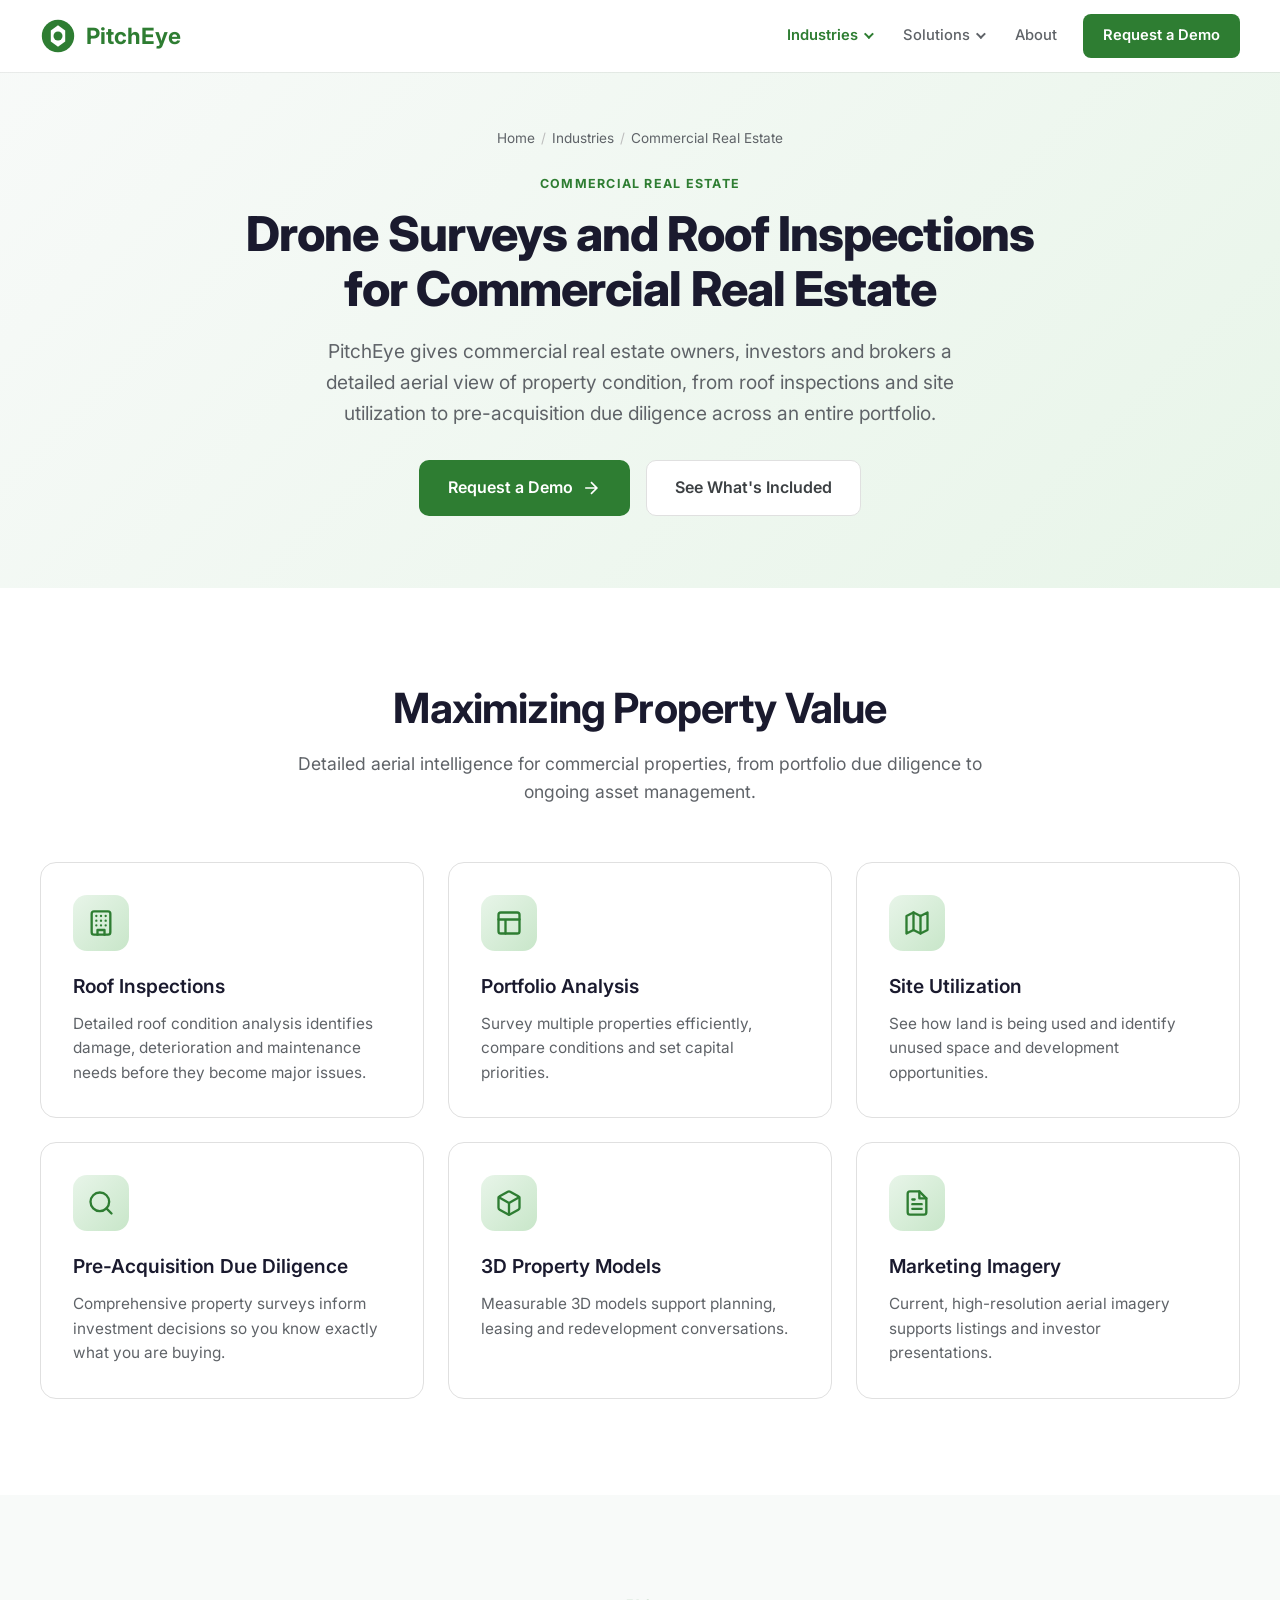
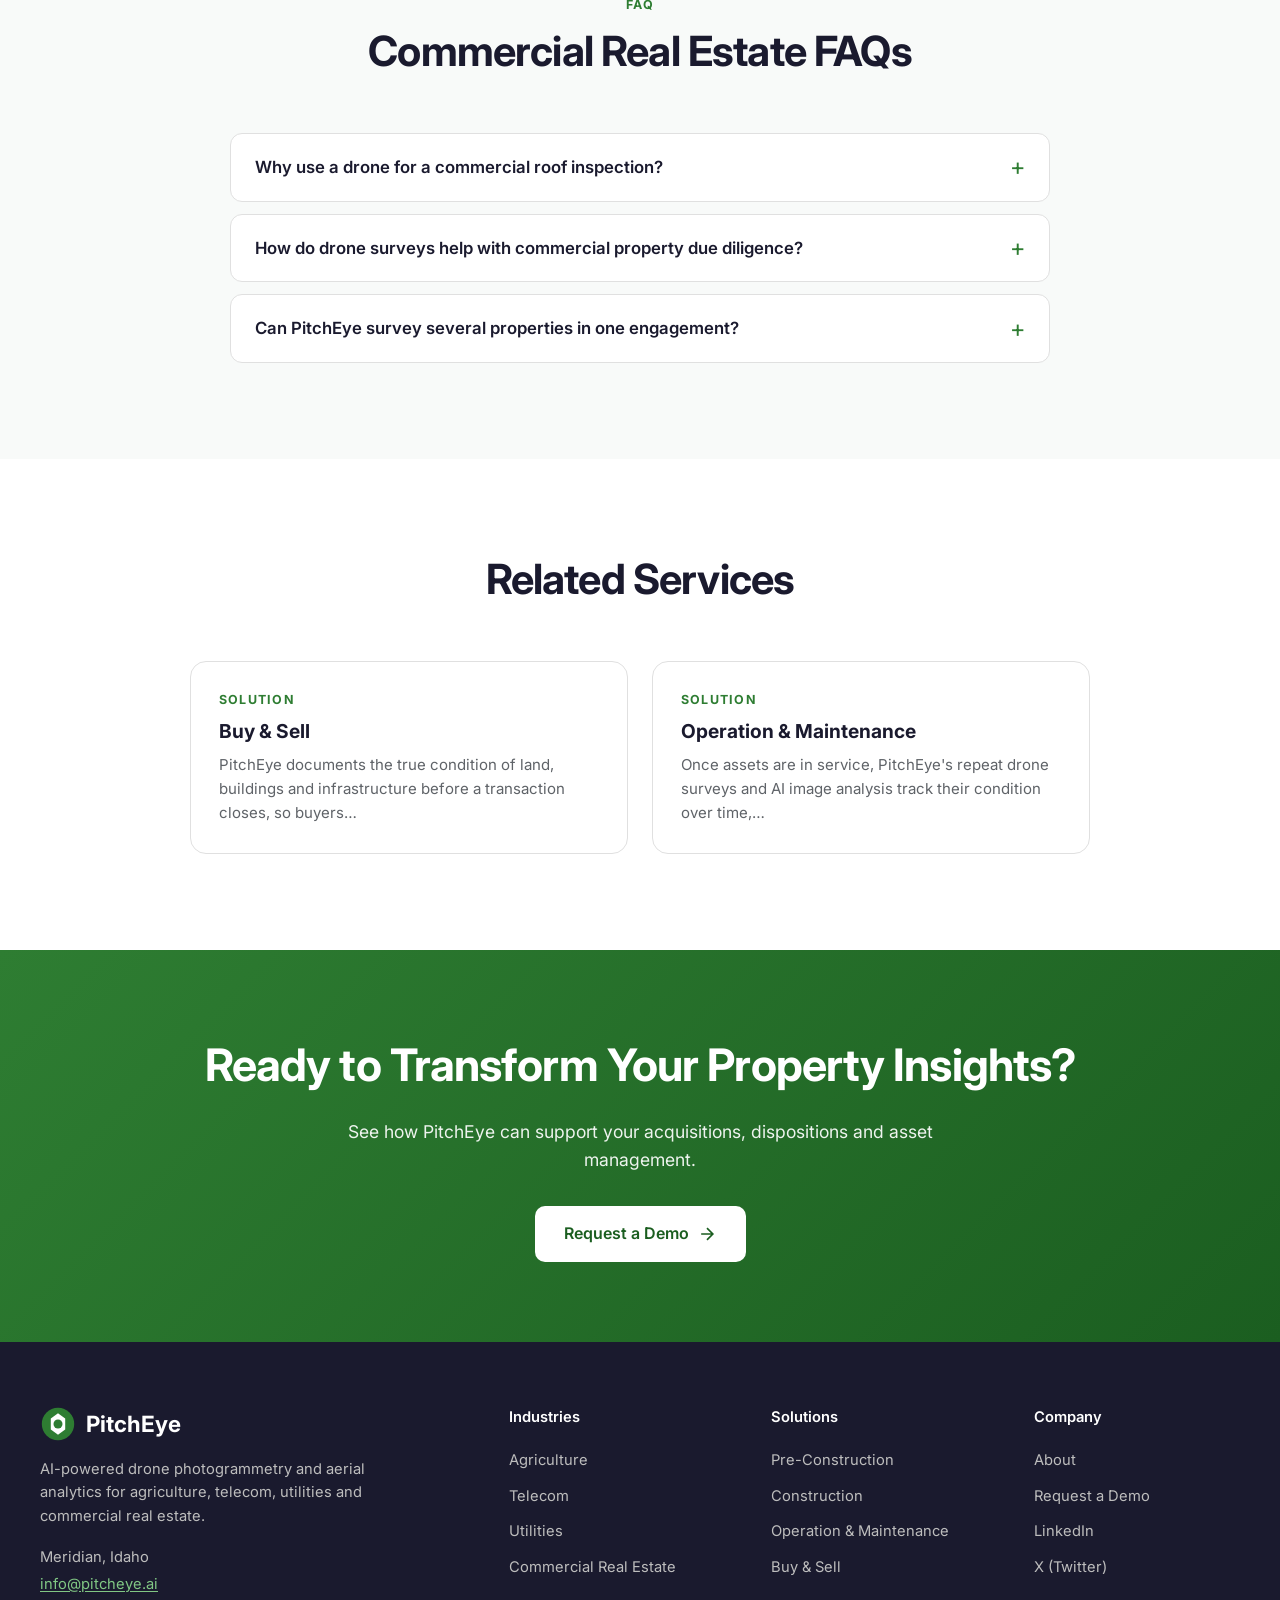
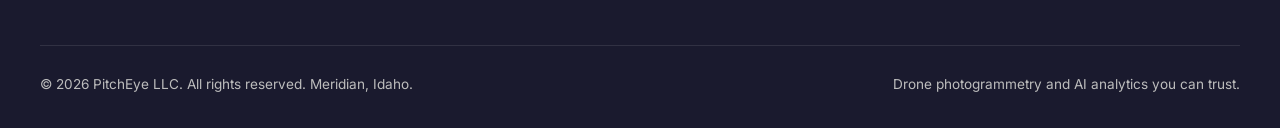
<file: industries/commercial-real-estate.html>
<!DOCTYPE html>
<html lang="en">
<head>
  <meta charset="UTF-8">
  <meta name="viewport" content="width=device-width, initial-scale=1.0">
  <title>Commercial Real Estate Drone Surveys &amp; Roof Scans | PitchEye</title>
  <meta name="description" content="Drone roof inspections, site surveys and due diligence for commercial real estate. Understand property condition across your portfolio before you buy or sell.">
  <link rel="canonical" href="https://pitcheye.ai/industries/commercial-real-estate.html">
  <meta name="robots" content="index, follow, max-image-preview:large">
  <meta name="theme-color" content="#2E7D32">

  <meta property="og:type" content="website">
  <meta property="og:site_name" content="PitchEye">
  <meta property="og:title" content="Commercial Real Estate Drone Surveys &amp; Roof Scans | PitchEye">
  <meta property="og:description" content="Drone roof inspections, site surveys and due diligence for commercial real estate. Understand property condition across your portfolio before you buy or sell.">
  <meta property="og:url" content="https://pitcheye.ai/industries/commercial-real-estate.html">
  <meta property="og:image" content="https://pitcheye.ai/images/og-image.png">
  <meta property="og:image:width" content="1200">
  <meta property="og:image:height" content="630">
  <meta property="og:image:alt" content="PitchEye – AI-powered drone photogrammetry, Meridian, Idaho">
  <meta property="og:locale" content="en_US">
  <meta name="twitter:card" content="summary_large_image">
  <meta name="twitter:title" content="Commercial Real Estate Drone Surveys &amp; Roof Scans | PitchEye">
  <meta name="twitter:description" content="Drone roof inspections, site surveys and due diligence for commercial real estate. Understand property condition across your portfolio before you buy or sell.">
  <meta name="twitter:image" content="https://pitcheye.ai/images/og-image.png">

  <link rel="icon" href="../favicon.svg" type="image/svg+xml">
  <link rel="icon" href="../favicon-32.png" sizes="32x32" type="image/png">
  <link rel="apple-touch-icon" href="../apple-touch-icon.png">

  <link rel="preconnect" href="https://fonts.googleapis.com">
  <link rel="preconnect" href="https://fonts.gstatic.com" crossorigin>
  <link href="https://fonts.googleapis.com/css2?family=Inter:wght@400;500;600;700;800&display=swap" rel="stylesheet">
  <link rel="stylesheet" href="../css/styles.css">

<script type="application/ld+json">
{
  "@context": "https://schema.org",
  "@type": "Service",
  "@id": "https://pitcheye.ai/industries/commercial-real-estate.html#service",
  "name": "Drone Surveys and Roof Inspections for Commercial Real Estate",
  "serviceType": "Commercial real estate drone survey",
  "description": "PitchEye gives commercial real estate owners, investors and brokers a detailed aerial view of property condition, from roof inspections and site utilization to pre-acquisition due diligence across an entire portfolio.",
  "provider": {
    "@id": "https://pitcheye.ai/#organization"
  },
  "url": "https://pitcheye.ai/industries/commercial-real-estate.html",
  "areaServed": [
    {
      "@type": "State",
      "name": "Idaho"
    },
    {
      "@type": "Place",
      "name": "Pacific Northwest"
    }
  ],
  "hasOfferCatalog": {
    "@type": "OfferCatalog",
    "name": "Commercial Real Estate services",
    "itemListElement": [
      {
        "@type": "Offer",
        "itemOffered": {
          "@type": "Service",
          "name": "Roof Inspections",
          "description": "Detailed roof condition analysis identifies damage, deterioration and maintenance needs before they become major issues."
        }
      },
      {
        "@type": "Offer",
        "itemOffered": {
          "@type": "Service",
          "name": "Portfolio Analysis",
          "description": "Survey multiple properties efficiently, compare conditions and set capital priorities."
        }
      },
      {
        "@type": "Offer",
        "itemOffered": {
          "@type": "Service",
          "name": "Site Utilization",
          "description": "See how land is being used and identify unused space and development opportunities."
        }
      },
      {
        "@type": "Offer",
        "itemOffered": {
          "@type": "Service",
          "name": "Pre-Acquisition Due Diligence",
          "description": "Comprehensive property surveys inform investment decisions so you know exactly what you are buying."
        }
      },
      {
        "@type": "Offer",
        "itemOffered": {
          "@type": "Service",
          "name": "3D Property Models",
          "description": "Measurable 3D models support planning, leasing and redevelopment conversations."
        }
      },
      {
        "@type": "Offer",
        "itemOffered": {
          "@type": "Service",
          "name": "Marketing Imagery",
          "description": "Current, high-resolution aerial imagery supports listings and investor presentations."
        }
      }
    ]
  }
}
</script>
<script type="application/ld+json">
{
  "@context": "https://schema.org",
  "@type": "BreadcrumbList",
  "itemListElement": [
    {
      "@type": "ListItem",
      "position": 1,
      "name": "Home",
      "item": "https://pitcheye.ai/"
    },
    {
      "@type": "ListItem",
      "position": 2,
      "name": "Commercial Real Estate",
      "item": "https://pitcheye.ai/industries/commercial-real-estate.html"
    }
  ]
}
</script>
<script type="application/ld+json">
{
  "@context": "https://schema.org",
  "@type": "FAQPage",
  "mainEntity": [
    {
      "@type": "Question",
      "name": "Why use a drone for a commercial roof inspection?",
      "acceptedAnswer": {
        "@type": "Answer",
        "text": "A drone covers large, flat or steep commercial roofs quickly without putting an inspector on the roof. Visual and thermal imagery can show ponding, membrane damage, failed seams and possible moisture intrusion, and creates a dated record for maintenance and insurance."
      }
    },
    {
      "@type": "Question",
      "name": "How do drone surveys help with commercial property due diligence?",
      "acceptedAnswer": {
        "@type": "Answer",
        "text": "Before closing, a drone survey documents roof, parking, site and exterior conditions in one visit. Buyers can spot deferred maintenance that affects price, and sellers can address issues before they come up in negotiations."
      }
    },
    {
      "@type": "Question",
      "name": "Can PitchEye survey several properties in one engagement?",
      "acceptedAnswer": {
        "@type": "Answer",
        "text": "Yes. Portfolio surveys use a consistent method across properties, so owners and investors can compare conditions side by side and prioritize capital spending."
      }
    }
  ]
}
</script>
</head>
<body>
  <a class="skip-link" href="#main">Skip to content</a>

  <header class="nav">
    <div class="nav-container">
      <a href="../index.html" class="nav-logo" aria-label="PitchEye home"><svg viewBox="0 0 40 40" aria-hidden="true"><circle cx="20" cy="20" r="18" fill="#2E7D32"/><path d="M20 8L28 14V26L20 32L12 26V14L20 8Z" fill="#fff"/><circle cx="20" cy="20" r="5" fill="#2E7D32"/></svg><span>PitchEye</span></a>
      <button class="mobile-toggle" aria-label="Open menu" aria-expanded="false" aria-controls="site-menu"><span></span><span></span><span></span></button>
      <nav id="site-menu" class="nav-links" aria-label="Main">
        <div class="nav-group active">
          <button class="nav-group-btn" aria-expanded="false">Industries</button>
          <ul class="nav-menu"><li><a href="../industries/agriculture.html">Agriculture</a></li><li><a href="../industries/telecom.html">Telecom</a></li><li><a href="../industries/utilities.html">Utilities</a></li><li><a href="../industries/commercial-real-estate.html" aria-current="page">Commercial Real Estate</a></li></ul>
        </div>
        <div class="nav-group">
          <button class="nav-group-btn" aria-expanded="false">Solutions</button>
          <ul class="nav-menu"><li><a href="../solutions/pre-construction.html">Pre-Construction</a></li><li><a href="../solutions/construction.html">Construction</a></li><li><a href="../solutions/operation-maintenance.html">Operation &amp; Maintenance</a></li><li><a href="../solutions/buy-sell.html">Buy &amp; Sell</a></li></ul>
        </div>
        <a href="../about.html">About</a>
        <a href="../contact.html" class="nav-cta">Request a Demo</a>
      </nav>
    </div>
  </header>

  <main id="main">
    <section class="page-header">
      <div class="container container--narrow">
        <nav class="breadcrumbs" aria-label="Breadcrumb"><ol><li><a href="../index.html">Home</a></li><li><a href="../index.html#industries">Industries</a></li><li aria-current="page">Commercial Real Estate</li></ol></nav>
        <span class="section-label">Commercial Real Estate</span>
        <h1>Drone Surveys and Roof Inspections for Commercial Real Estate</h1>
        <p class="lede">PitchEye gives commercial real estate owners, investors and brokers a detailed aerial view of property condition, from roof inspections and site utilization to pre-acquisition due diligence across an entire portfolio.</p>
        <div class="hero-buttons">
          <a href="../contact.html" class="btn btn-primary">Request a Demo <svg width="20" height="20" viewBox="0 0 24 24" fill="none" stroke="currentColor" stroke-width="2" aria-hidden="true"><path d="M5 12h14M12 5l7 7-7 7"/></svg></a>
          <a href="#services" class="btn btn-secondary">See What's Included</a>
        </div>
      </div>
    </section>

    <section class="section" id="services" aria-labelledby="services-h">
      <div class="container">
        <div class="section-header">
          <h2 id="services-h">Maximizing Property Value</h2>
          <p>Detailed aerial intelligence for commercial properties, from portfolio due diligence to ongoing asset management.</p>
        </div>
        <div class="grid grid-3"><article class="card"><div class="card-icon"><svg viewBox="0 0 24 24" fill="none" stroke="currentColor" stroke-width="2" stroke-linecap="round" stroke-linejoin="round" aria-hidden="true"><rect x="4" y="2" width="16" height="20" rx="2"/><path d="M9 22v-4h6v4M8 6h.01M16 6h.01M12 6h.01M12 10h.01M12 14h.01M16 10h.01M16 14h.01M8 10h.01M8 14h.01"/></svg></div><h3>Roof Inspections</h3><p>Detailed roof condition analysis identifies damage, deterioration and maintenance needs before they become major issues.</p></article><article class="card"><div class="card-icon"><svg viewBox="0 0 24 24" fill="none" stroke="currentColor" stroke-width="2" stroke-linecap="round" stroke-linejoin="round" aria-hidden="true"><rect x="3" y="3" width="18" height="18" rx="2"/><path d="M3 9h18M9 21V9"/></svg></div><h3>Portfolio Analysis</h3><p>Survey multiple properties efficiently, compare conditions and set capital priorities.</p></article><article class="card"><div class="card-icon"><svg viewBox="0 0 24 24" fill="none" stroke="currentColor" stroke-width="2" stroke-linecap="round" stroke-linejoin="round" aria-hidden="true"><path d="m3 6 6-3 6 3 6-3v15l-6 3-6-3-6 3z"/><path d="M9 3v15M15 6v15"/></svg></div><h3>Site Utilization</h3><p>See how land is being used and identify unused space and development opportunities.</p></article><article class="card"><div class="card-icon"><svg viewBox="0 0 24 24" fill="none" stroke="currentColor" stroke-width="2" stroke-linecap="round" stroke-linejoin="round" aria-hidden="true"><circle cx="11" cy="11" r="8"/><path d="m21 21-4.35-4.35"/></svg></div><h3>Pre-Acquisition Due Diligence</h3><p>Comprehensive property surveys inform investment decisions so you know exactly what you are buying.</p></article><article class="card"><div class="card-icon"><svg viewBox="0 0 24 24" fill="none" stroke="currentColor" stroke-width="2" stroke-linecap="round" stroke-linejoin="round" aria-hidden="true"><path d="M21 16V8a2 2 0 0 0-1-1.73l-7-4a2 2 0 0 0-2 0l-7 4A2 2 0 0 0 3 8v8a2 2 0 0 0 1 1.73l7 4a2 2 0 0 0 2 0l7-4A2 2 0 0 0 21 16z"/><path d="M3.3 7 12 12l8.7-5M12 22V12"/></svg></div><h3>3D Property Models</h3><p>Measurable 3D models support planning, leasing and redevelopment conversations.</p></article><article class="card"><div class="card-icon"><svg viewBox="0 0 24 24" fill="none" stroke="currentColor" stroke-width="2" stroke-linecap="round" stroke-linejoin="round" aria-hidden="true"><path d="M14 2H6a2 2 0 0 0-2 2v16a2 2 0 0 0 2 2h12a2 2 0 0 0 2-2V8z"/><path d="M14 2v6h6M16 13H8M16 17H8M10 9H8"/></svg></div><h3>Marketing Imagery</h3><p>Current, high-resolution aerial imagery supports listings and investor presentations.</p></article></div>
        
      </div>
    </section>

    <section class="section section-alt" aria-labelledby="faq-h">
      <div class="container container--narrow">
        <div class="section-header">
          <span class="section-label">FAQ</span>
          <h2 id="faq-h">Commercial Real Estate FAQs</h2>
        </div>
        <div class="faq"><details class="faq-item"><summary><h3>Why use a drone for a commercial roof inspection?</h3></summary><p>A drone covers large, flat or steep commercial roofs quickly without putting an inspector on the roof. Visual and thermal imagery can show ponding, membrane damage, failed seams and possible moisture intrusion, and creates a dated record for maintenance and insurance.</p></details><details class="faq-item"><summary><h3>How do drone surveys help with commercial property due diligence?</h3></summary><p>Before closing, a drone survey documents roof, parking, site and exterior conditions in one visit. Buyers can spot deferred maintenance that affects price, and sellers can address issues before they come up in negotiations.</p></details><details class="faq-item"><summary><h3>Can PitchEye survey several properties in one engagement?</h3></summary><p>Yes. Portfolio surveys use a consistent method across properties, so owners and investors can compare conditions side by side and prioritize capital spending.</p></details></div>
      </div>
    </section>
    <section class="section" aria-labelledby="related-h">
      <div class="container">
        <div class="section-header"><h2 id="related-h">Related Services</h2></div>
        <div class="related-grid"><a class="related-card" href="../solutions/buy-sell.html"><span class="section-label">Solution</span><strong>Buy &amp; Sell</strong><span>PitchEye documents the true condition of land, buildings and infrastructure before a transaction closes, so buyers…</span></a><a class="related-card" href="../solutions/operation-maintenance.html"><span class="section-label">Solution</span><strong>Operation &amp; Maintenance</strong><span>Once assets are in service, PitchEye&#x27;s repeat drone surveys and AI image analysis track their condition over time,…</span></a></div>
      </div>
    </section>

    <section class="cta-section">
      <div class="container">
        <h2>Ready to Transform Your Property Insights?</h2>
        <p>See how PitchEye can support your acquisitions, dispositions and asset management.</p>
        <a href="../contact.html" class="btn btn-light">Request a Demo <svg width="20" height="20" viewBox="0 0 24 24" fill="none" stroke="currentColor" stroke-width="2" aria-hidden="true"><path d="M5 12h14M12 5l7 7-7 7"/></svg></a>
      </div>
    </section>
  </main>

  <footer class="footer">
    <div class="footer-container">
      <div class="footer-top">
        <div class="footer-brand">
          <a href="../index.html" class="nav-logo nav-logo--light"><svg viewBox="0 0 40 40" aria-hidden="true"><circle cx="20" cy="20" r="18" fill="#2E7D32"/><path d="M20 8L28 14V26L20 32L12 26V14L20 8Z" fill="#fff"/><circle cx="20" cy="20" r="5" fill="#2E7D32"/></svg><span>PitchEye</span></a>
          <p>AI-powered drone photogrammetry and aerial analytics for agriculture, telecom, utilities and commercial real estate.</p>
          <address>
            Meridian, Idaho<br>
            <a href="mailto:info@pitcheye.ai">info@pitcheye.ai</a>
          </address>
        </div>
        <div><h2 class="footer-h">Industries</h2><ul><li><a href="../industries/agriculture.html">Agriculture</a></li><li><a href="../industries/telecom.html">Telecom</a></li><li><a href="../industries/utilities.html">Utilities</a></li><li><a href="../industries/commercial-real-estate.html">Commercial Real Estate</a></li></ul></div>
        <div><h2 class="footer-h">Solutions</h2><ul><li><a href="../solutions/pre-construction.html">Pre-Construction</a></li><li><a href="../solutions/construction.html">Construction</a></li><li><a href="../solutions/operation-maintenance.html">Operation &amp; Maintenance</a></li><li><a href="../solutions/buy-sell.html">Buy &amp; Sell</a></li></ul></div>
        <div><h2 class="footer-h">Company</h2><ul>
          <li><a href="../about.html">About</a></li>
          <li><a href="../contact.html">Request a Demo</a></li>
          <li><a href="https://www.linkedin.com/company/pitcheye" rel="noopener" target="_blank">LinkedIn</a></li>
          <li><a href="https://twitter.com/pitcheye" rel="noopener" target="_blank">X (Twitter)</a></li>
        </ul></div>
      </div>
      <div class="footer-bottom">
        <p>&copy; <span data-year>2026</span> PitchEye LLC. All rights reserved. Meridian, Idaho.</p>
        <p>Drone photogrammetry and AI analytics you can trust.</p>
      </div>
    </div>
  </footer>

  <script src="../js/main.js" defer></script>
</body>
</html>
</file>
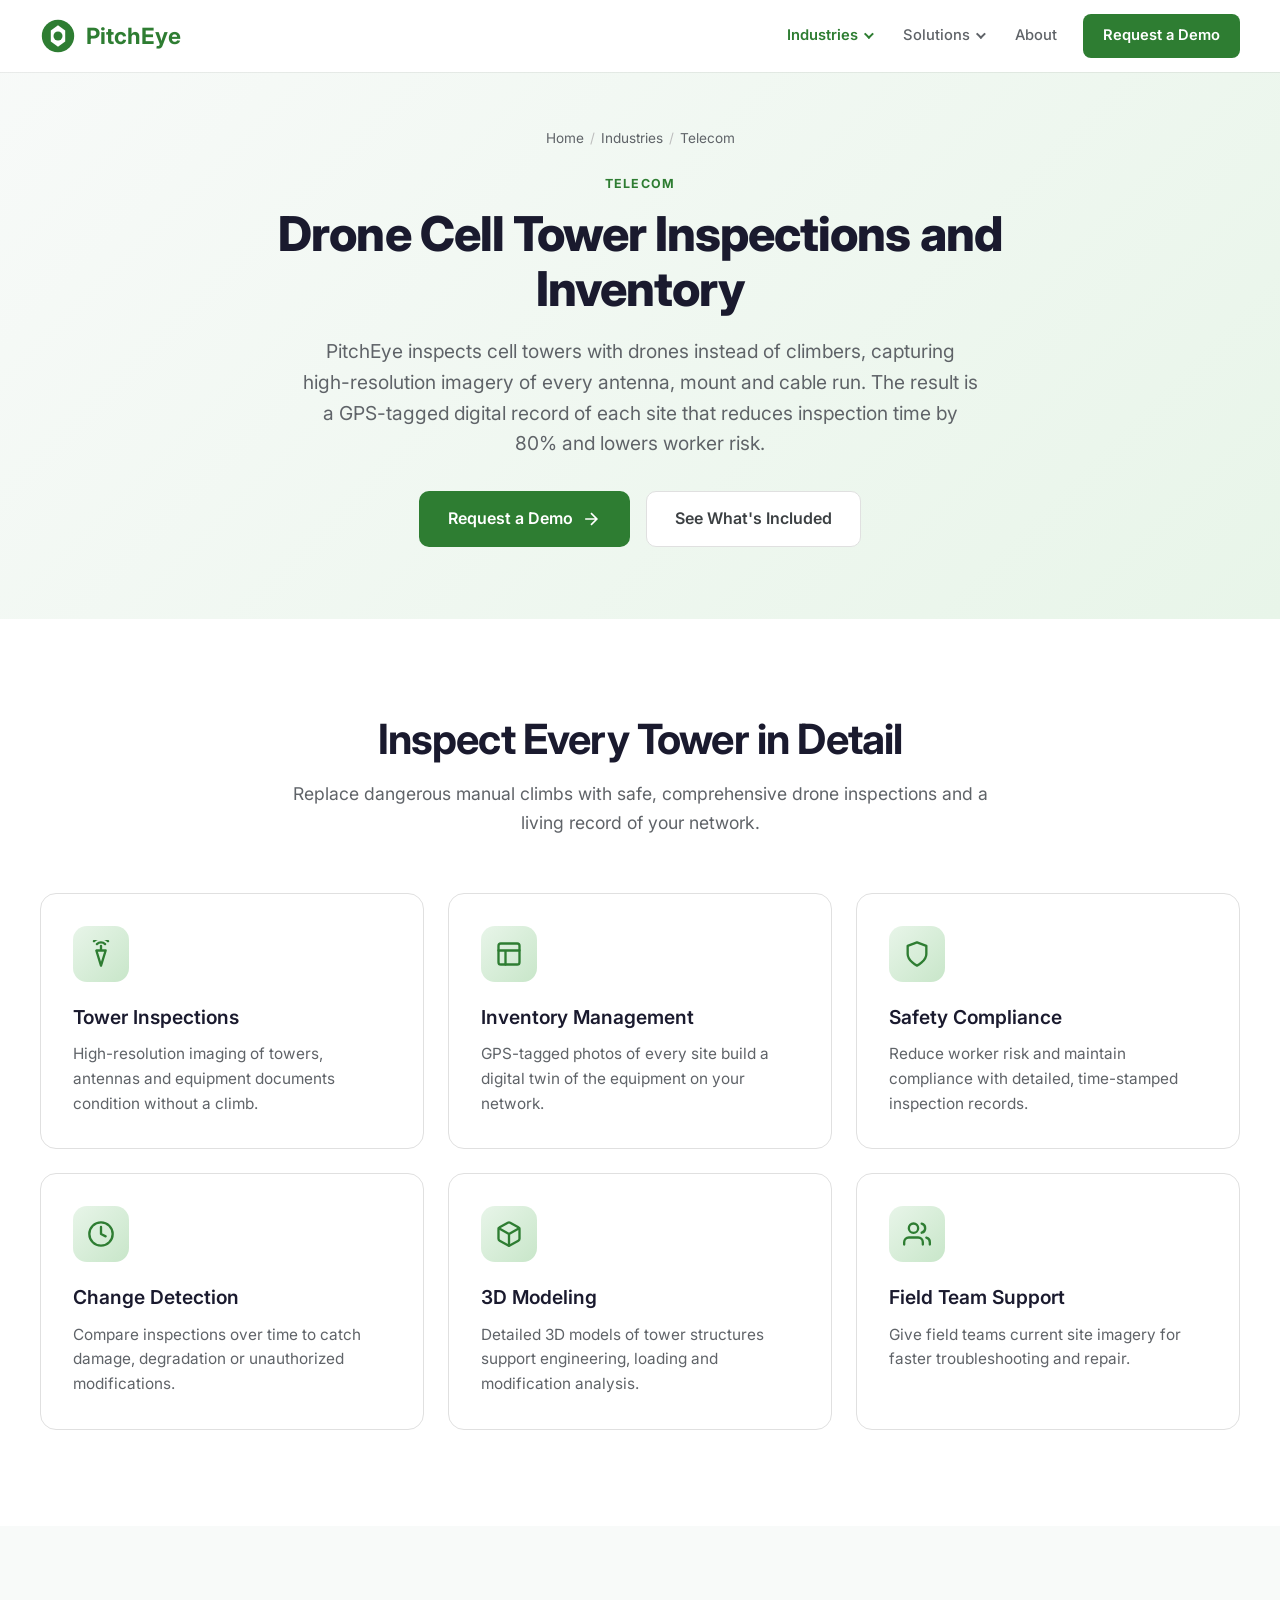
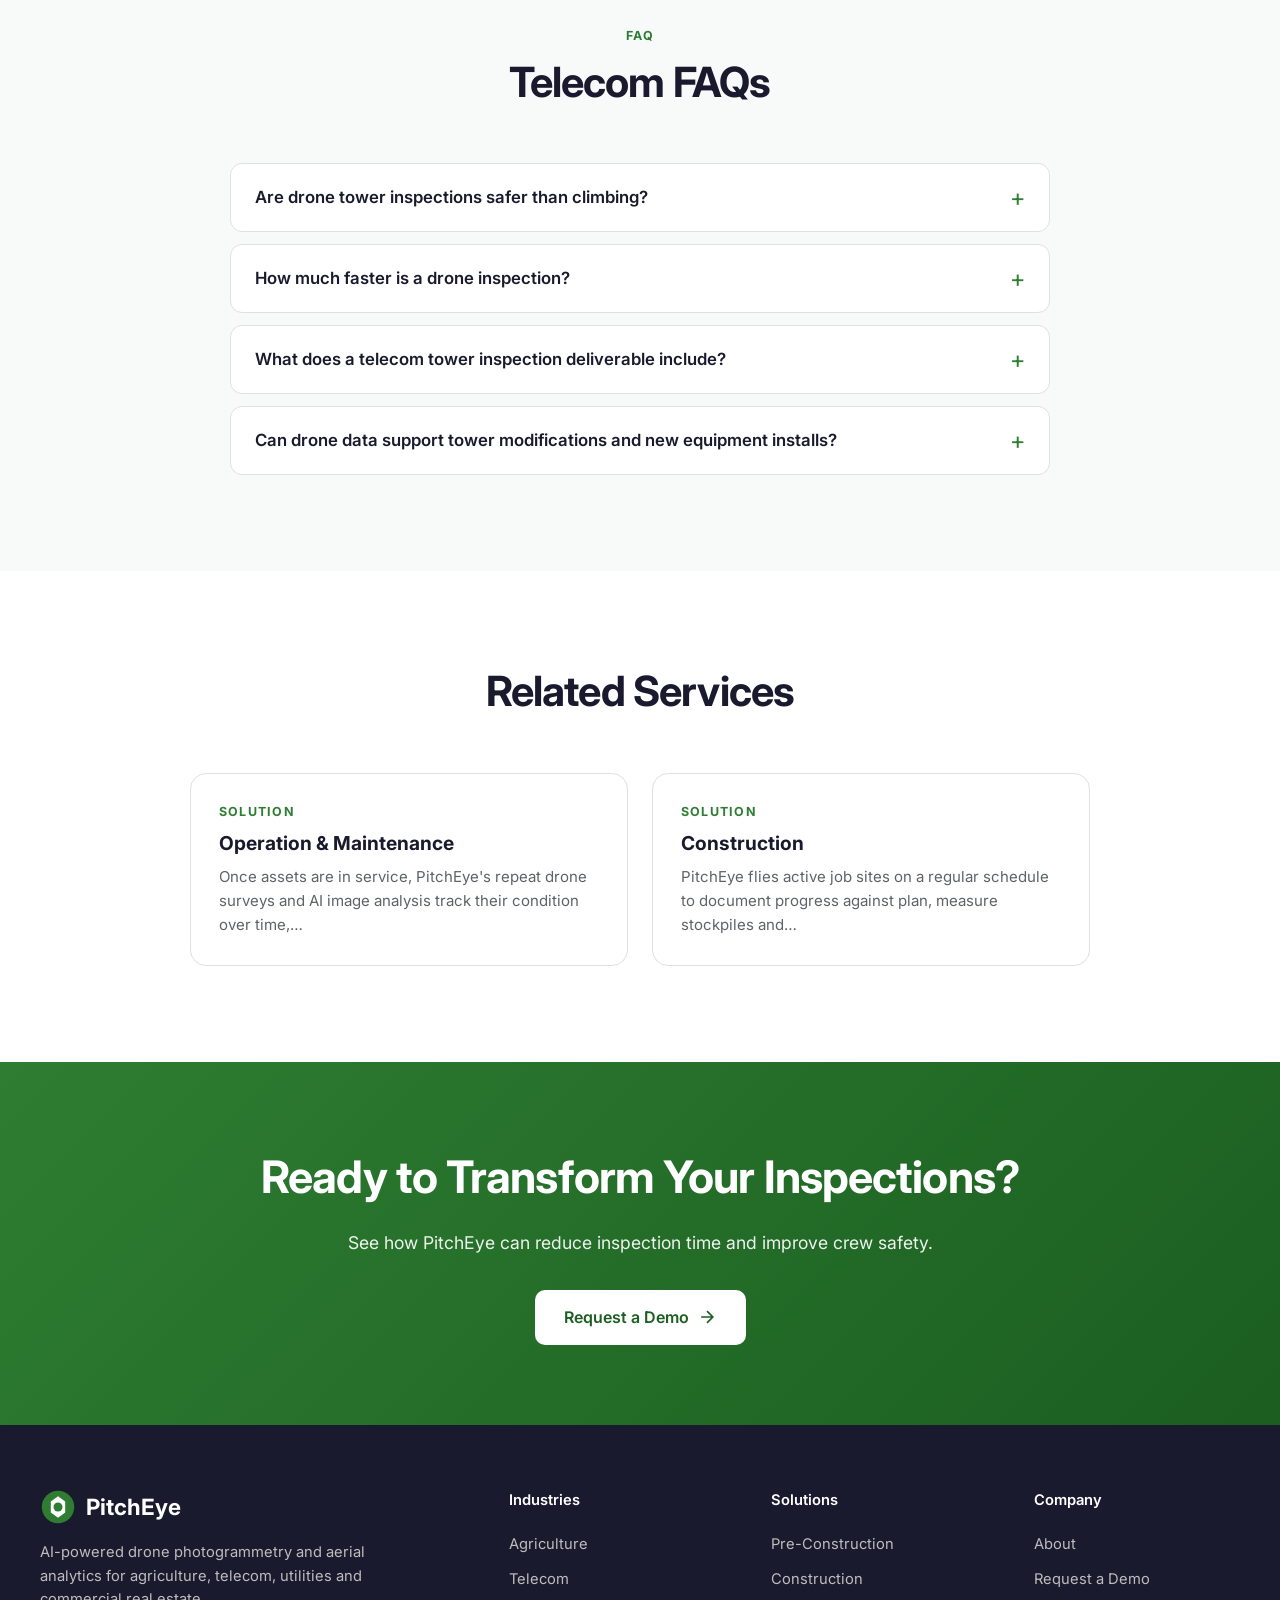
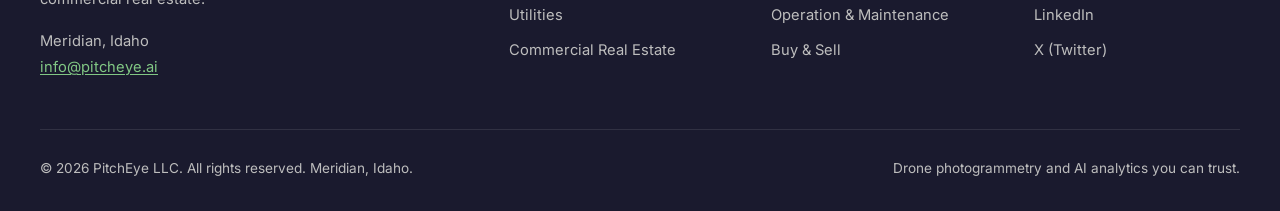
<file: industries/telecom.html>
<!DOCTYPE html>
<html lang="en">
<head>
  <meta charset="UTF-8">
  <meta name="viewport" content="width=device-width, initial-scale=1.0">
  <title>Drone Cell Tower Inspections &amp; Inventory | PitchEye</title>
  <meta name="description" content="Drone cell tower inspections, 3D models and GPS-tagged equipment inventory. Reduce inspection time by 80% and keep crews off the climb.">
  <link rel="canonical" href="https://pitcheye.ai/industries/telecom.html">
  <meta name="robots" content="index, follow, max-image-preview:large">
  <meta name="theme-color" content="#2E7D32">

  <meta property="og:type" content="website">
  <meta property="og:site_name" content="PitchEye">
  <meta property="og:title" content="Drone Cell Tower Inspections &amp; Inventory | PitchEye">
  <meta property="og:description" content="Drone cell tower inspections, 3D models and GPS-tagged equipment inventory. Reduce inspection time by 80% and keep crews off the climb.">
  <meta property="og:url" content="https://pitcheye.ai/industries/telecom.html">
  <meta property="og:image" content="https://pitcheye.ai/images/og-image.png">
  <meta property="og:image:width" content="1200">
  <meta property="og:image:height" content="630">
  <meta property="og:image:alt" content="PitchEye – AI-powered drone photogrammetry, Meridian, Idaho">
  <meta property="og:locale" content="en_US">
  <meta name="twitter:card" content="summary_large_image">
  <meta name="twitter:title" content="Drone Cell Tower Inspections &amp; Inventory | PitchEye">
  <meta name="twitter:description" content="Drone cell tower inspections, 3D models and GPS-tagged equipment inventory. Reduce inspection time by 80% and keep crews off the climb.">
  <meta name="twitter:image" content="https://pitcheye.ai/images/og-image.png">

  <link rel="icon" href="../favicon.svg" type="image/svg+xml">
  <link rel="icon" href="../favicon-32.png" sizes="32x32" type="image/png">
  <link rel="apple-touch-icon" href="../apple-touch-icon.png">

  <link rel="preconnect" href="https://fonts.googleapis.com">
  <link rel="preconnect" href="https://fonts.gstatic.com" crossorigin>
  <link href="https://fonts.googleapis.com/css2?family=Inter:wght@400;500;600;700;800&display=swap" rel="stylesheet">
  <link rel="stylesheet" href="../css/styles.css">

<script type="application/ld+json">
{
  "@context": "https://schema.org",
  "@type": "Service",
  "@id": "https://pitcheye.ai/industries/telecom.html#service",
  "name": "Drone Cell Tower Inspections and Inventory",
  "serviceType": "Drone telecom tower inspection",
  "description": "PitchEye inspects cell towers with drones instead of climbers, capturing high-resolution imagery of every antenna, mount and cable run. The result is a GPS-tagged digital record of each site that reduces inspection time by 80% and lowers worker risk.",
  "provider": {
    "@id": "https://pitcheye.ai/#organization"
  },
  "url": "https://pitcheye.ai/industries/telecom.html",
  "areaServed": [
    {
      "@type": "State",
      "name": "Idaho"
    },
    {
      "@type": "Place",
      "name": "Pacific Northwest"
    }
  ],
  "hasOfferCatalog": {
    "@type": "OfferCatalog",
    "name": "Telecom services",
    "itemListElement": [
      {
        "@type": "Offer",
        "itemOffered": {
          "@type": "Service",
          "name": "Tower Inspections",
          "description": "High-resolution imaging of towers, antennas and equipment documents condition without a climb."
        }
      },
      {
        "@type": "Offer",
        "itemOffered": {
          "@type": "Service",
          "name": "Inventory Management",
          "description": "GPS-tagged photos of every site build a digital twin of the equipment on your network."
        }
      },
      {
        "@type": "Offer",
        "itemOffered": {
          "@type": "Service",
          "name": "Safety Compliance",
          "description": "Reduce worker risk and maintain compliance with detailed, time-stamped inspection records."
        }
      },
      {
        "@type": "Offer",
        "itemOffered": {
          "@type": "Service",
          "name": "Change Detection",
          "description": "Compare inspections over time to catch damage, degradation or unauthorized modifications."
        }
      },
      {
        "@type": "Offer",
        "itemOffered": {
          "@type": "Service",
          "name": "3D Modeling",
          "description": "Detailed 3D models of tower structures support engineering, loading and modification analysis."
        }
      },
      {
        "@type": "Offer",
        "itemOffered": {
          "@type": "Service",
          "name": "Field Team Support",
          "description": "Give field teams current site imagery for faster troubleshooting and repair."
        }
      }
    ]
  }
}
</script>
<script type="application/ld+json">
{
  "@context": "https://schema.org",
  "@type": "BreadcrumbList",
  "itemListElement": [
    {
      "@type": "ListItem",
      "position": 1,
      "name": "Home",
      "item": "https://pitcheye.ai/"
    },
    {
      "@type": "ListItem",
      "position": 2,
      "name": "Telecom",
      "item": "https://pitcheye.ai/industries/telecom.html"
    }
  ]
}
</script>
<script type="application/ld+json">
{
  "@context": "https://schema.org",
  "@type": "FAQPage",
  "mainEntity": [
    {
      "@type": "Question",
      "name": "Are drone tower inspections safer than climbing?",
      "acceptedAnswer": {
        "@type": "Answer",
        "text": "Yes. A drone captures the same visual detail of antennas, mounts and hardware while the crew stays on the ground, which removes the fall risk of routine inspection climbs. Climbs can then be reserved for repairs that truly require hands on the steel."
      }
    },
    {
      "@type": "Question",
      "name": "How much faster is a drone inspection?",
      "acceptedAnswer": {
        "@type": "Answer",
        "text": "PitchEye drone inspections reduce inspection time by 80% compared with traditional climb-based inspections, while capturing a complete photographic record of the structure."
      }
    },
    {
      "@type": "Question",
      "name": "What does a telecom tower inspection deliverable include?",
      "acceptedAnswer": {
        "@type": "Answer",
        "text": "Deliverables can include organized high-resolution imagery of each sector and component, a GPS-tagged equipment inventory, a 3D model of the structure, and comparisons with previous inspections to flag changes."
      }
    },
    {
      "@type": "Question",
      "name": "Can drone data support tower modifications and new equipment installs?",
      "acceptedAnswer": {
        "@type": "Answer",
        "text": "Yes. 3D models and measured imagery give engineering teams accurate information on existing equipment and available space before they plan modifications or new installs."
      }
    }
  ]
}
</script>
</head>
<body>
  <a class="skip-link" href="#main">Skip to content</a>

  <header class="nav">
    <div class="nav-container">
      <a href="../index.html" class="nav-logo" aria-label="PitchEye home"><svg viewBox="0 0 40 40" aria-hidden="true"><circle cx="20" cy="20" r="18" fill="#2E7D32"/><path d="M20 8L28 14V26L20 32L12 26V14L20 8Z" fill="#fff"/><circle cx="20" cy="20" r="5" fill="#2E7D32"/></svg><span>PitchEye</span></a>
      <button class="mobile-toggle" aria-label="Open menu" aria-expanded="false" aria-controls="site-menu"><span></span><span></span><span></span></button>
      <nav id="site-menu" class="nav-links" aria-label="Main">
        <div class="nav-group active">
          <button class="nav-group-btn" aria-expanded="false">Industries</button>
          <ul class="nav-menu"><li><a href="../industries/agriculture.html">Agriculture</a></li><li><a href="../industries/telecom.html" aria-current="page">Telecom</a></li><li><a href="../industries/utilities.html">Utilities</a></li><li><a href="../industries/commercial-real-estate.html">Commercial Real Estate</a></li></ul>
        </div>
        <div class="nav-group">
          <button class="nav-group-btn" aria-expanded="false">Solutions</button>
          <ul class="nav-menu"><li><a href="../solutions/pre-construction.html">Pre-Construction</a></li><li><a href="../solutions/construction.html">Construction</a></li><li><a href="../solutions/operation-maintenance.html">Operation &amp; Maintenance</a></li><li><a href="../solutions/buy-sell.html">Buy &amp; Sell</a></li></ul>
        </div>
        <a href="../about.html">About</a>
        <a href="../contact.html" class="nav-cta">Request a Demo</a>
      </nav>
    </div>
  </header>

  <main id="main">
    <section class="page-header">
      <div class="container container--narrow">
        <nav class="breadcrumbs" aria-label="Breadcrumb"><ol><li><a href="../index.html">Home</a></li><li><a href="../index.html#industries">Industries</a></li><li aria-current="page">Telecom</li></ol></nav>
        <span class="section-label">Telecom</span>
        <h1>Drone Cell Tower Inspections and Inventory</h1>
        <p class="lede">PitchEye inspects cell towers with drones instead of climbers, capturing high-resolution imagery of every antenna, mount and cable run. The result is a GPS-tagged digital record of each site that reduces inspection time by 80% and lowers worker risk.</p>
        <div class="hero-buttons">
          <a href="../contact.html" class="btn btn-primary">Request a Demo <svg width="20" height="20" viewBox="0 0 24 24" fill="none" stroke="currentColor" stroke-width="2" aria-hidden="true"><path d="M5 12h14M12 5l7 7-7 7"/></svg></a>
          <a href="#services" class="btn btn-secondary">See What's Included</a>
        </div>
      </div>
    </section>

    <section class="section" id="services" aria-labelledby="services-h">
      <div class="container">
        <div class="section-header">
          <h2 id="services-h">Inspect Every Tower in Detail</h2>
          <p>Replace dangerous manual climbs with safe, comprehensive drone inspections and a living record of your network.</p>
        </div>
        <div class="grid grid-3"><article class="card"><div class="card-icon"><svg viewBox="0 0 24 24" fill="none" stroke="currentColor" stroke-width="2" stroke-linecap="round" stroke-linejoin="round" aria-hidden="true"><path d="M12 22 8 9h8l-4 13zM12 9V5"/><path d="M8.5 3.5a5 5 0 0 1 7 0M6 1a8.5 8.5 0 0 1 12 0"/></svg></div><h3>Tower Inspections</h3><p>High-resolution imaging of towers, antennas and equipment documents condition without a climb.</p></article><article class="card"><div class="card-icon"><svg viewBox="0 0 24 24" fill="none" stroke="currentColor" stroke-width="2" stroke-linecap="round" stroke-linejoin="round" aria-hidden="true"><rect x="3" y="3" width="18" height="18" rx="2"/><path d="M3 9h18M9 21V9"/></svg></div><h3>Inventory Management</h3><p>GPS-tagged photos of every site build a digital twin of the equipment on your network.</p></article><article class="card"><div class="card-icon"><svg viewBox="0 0 24 24" fill="none" stroke="currentColor" stroke-width="2" stroke-linecap="round" stroke-linejoin="round" aria-hidden="true"><path d="M12 22s8-4 8-10V5l-8-3-8 3v7c0 6 8 10 8 10z"/></svg></div><h3>Safety Compliance</h3><p>Reduce worker risk and maintain compliance with detailed, time-stamped inspection records.</p></article><article class="card"><div class="card-icon"><svg viewBox="0 0 24 24" fill="none" stroke="currentColor" stroke-width="2" stroke-linecap="round" stroke-linejoin="round" aria-hidden="true"><circle cx="12" cy="12" r="10"/><path d="M12 6v6l4 2"/></svg></div><h3>Change Detection</h3><p>Compare inspections over time to catch damage, degradation or unauthorized modifications.</p></article><article class="card"><div class="card-icon"><svg viewBox="0 0 24 24" fill="none" stroke="currentColor" stroke-width="2" stroke-linecap="round" stroke-linejoin="round" aria-hidden="true"><path d="M21 16V8a2 2 0 0 0-1-1.73l-7-4a2 2 0 0 0-2 0l-7 4A2 2 0 0 0 3 8v8a2 2 0 0 0 1 1.73l7 4a2 2 0 0 0 2 0l7-4A2 2 0 0 0 21 16z"/><path d="M3.3 7 12 12l8.7-5M12 22V12"/></svg></div><h3>3D Modeling</h3><p>Detailed 3D models of tower structures support engineering, loading and modification analysis.</p></article><article class="card"><div class="card-icon"><svg viewBox="0 0 24 24" fill="none" stroke="currentColor" stroke-width="2" stroke-linecap="round" stroke-linejoin="round" aria-hidden="true"><path d="M17 21v-2a4 4 0 0 0-4-4H5a4 4 0 0 0-4 4v2"/><circle cx="9" cy="7" r="4"/><path d="M23 21v-2a4 4 0 0 0-3-3.87M16 3.13a4 4 0 0 1 0 7.75"/></svg></div><h3>Field Team Support</h3><p>Give field teams current site imagery for faster troubleshooting and repair.</p></article></div>
        
      </div>
    </section>

    <section class="section section-alt" aria-labelledby="faq-h">
      <div class="container container--narrow">
        <div class="section-header">
          <span class="section-label">FAQ</span>
          <h2 id="faq-h">Telecom FAQs</h2>
        </div>
        <div class="faq"><details class="faq-item"><summary><h3>Are drone tower inspections safer than climbing?</h3></summary><p>Yes. A drone captures the same visual detail of antennas, mounts and hardware while the crew stays on the ground, which removes the fall risk of routine inspection climbs. Climbs can then be reserved for repairs that truly require hands on the steel.</p></details><details class="faq-item"><summary><h3>How much faster is a drone inspection?</h3></summary><p>PitchEye drone inspections reduce inspection time by 80% compared with traditional climb-based inspections, while capturing a complete photographic record of the structure.</p></details><details class="faq-item"><summary><h3>What does a telecom tower inspection deliverable include?</h3></summary><p>Deliverables can include organized high-resolution imagery of each sector and component, a GPS-tagged equipment inventory, a 3D model of the structure, and comparisons with previous inspections to flag changes.</p></details><details class="faq-item"><summary><h3>Can drone data support tower modifications and new equipment installs?</h3></summary><p>Yes. 3D models and measured imagery give engineering teams accurate information on existing equipment and available space before they plan modifications or new installs.</p></details></div>
      </div>
    </section>
    <section class="section" aria-labelledby="related-h">
      <div class="container">
        <div class="section-header"><h2 id="related-h">Related Services</h2></div>
        <div class="related-grid"><a class="related-card" href="../solutions/operation-maintenance.html"><span class="section-label">Solution</span><strong>Operation &amp; Maintenance</strong><span>Once assets are in service, PitchEye&#x27;s repeat drone surveys and AI image analysis track their condition over time,…</span></a><a class="related-card" href="../solutions/construction.html"><span class="section-label">Solution</span><strong>Construction</strong><span>PitchEye flies active job sites on a regular schedule to document progress against plan, measure stockpiles and…</span></a></div>
      </div>
    </section>

    <section class="cta-section">
      <div class="container">
        <h2>Ready to Transform Your Inspections?</h2>
        <p>See how PitchEye can reduce inspection time and improve crew safety.</p>
        <a href="../contact.html" class="btn btn-light">Request a Demo <svg width="20" height="20" viewBox="0 0 24 24" fill="none" stroke="currentColor" stroke-width="2" aria-hidden="true"><path d="M5 12h14M12 5l7 7-7 7"/></svg></a>
      </div>
    </section>
  </main>

  <footer class="footer">
    <div class="footer-container">
      <div class="footer-top">
        <div class="footer-brand">
          <a href="../index.html" class="nav-logo nav-logo--light"><svg viewBox="0 0 40 40" aria-hidden="true"><circle cx="20" cy="20" r="18" fill="#2E7D32"/><path d="M20 8L28 14V26L20 32L12 26V14L20 8Z" fill="#fff"/><circle cx="20" cy="20" r="5" fill="#2E7D32"/></svg><span>PitchEye</span></a>
          <p>AI-powered drone photogrammetry and aerial analytics for agriculture, telecom, utilities and commercial real estate.</p>
          <address>
            Meridian, Idaho<br>
            <a href="mailto:info@pitcheye.ai">info@pitcheye.ai</a>
          </address>
        </div>
        <div><h2 class="footer-h">Industries</h2><ul><li><a href="../industries/agriculture.html">Agriculture</a></li><li><a href="../industries/telecom.html">Telecom</a></li><li><a href="../industries/utilities.html">Utilities</a></li><li><a href="../industries/commercial-real-estate.html">Commercial Real Estate</a></li></ul></div>
        <div><h2 class="footer-h">Solutions</h2><ul><li><a href="../solutions/pre-construction.html">Pre-Construction</a></li><li><a href="../solutions/construction.html">Construction</a></li><li><a href="../solutions/operation-maintenance.html">Operation &amp; Maintenance</a></li><li><a href="../solutions/buy-sell.html">Buy &amp; Sell</a></li></ul></div>
        <div><h2 class="footer-h">Company</h2><ul>
          <li><a href="../about.html">About</a></li>
          <li><a href="../contact.html">Request a Demo</a></li>
          <li><a href="https://www.linkedin.com/company/pitcheye" rel="noopener" target="_blank">LinkedIn</a></li>
          <li><a href="https://twitter.com/pitcheye" rel="noopener" target="_blank">X (Twitter)</a></li>
        </ul></div>
      </div>
      <div class="footer-bottom">
        <p>&copy; <span data-year>2026</span> PitchEye LLC. All rights reserved. Meridian, Idaho.</p>
        <p>Drone photogrammetry and AI analytics you can trust.</p>
      </div>
    </div>
  </footer>

  <script src="../js/main.js" defer></script>
</body>
</html>
</file>
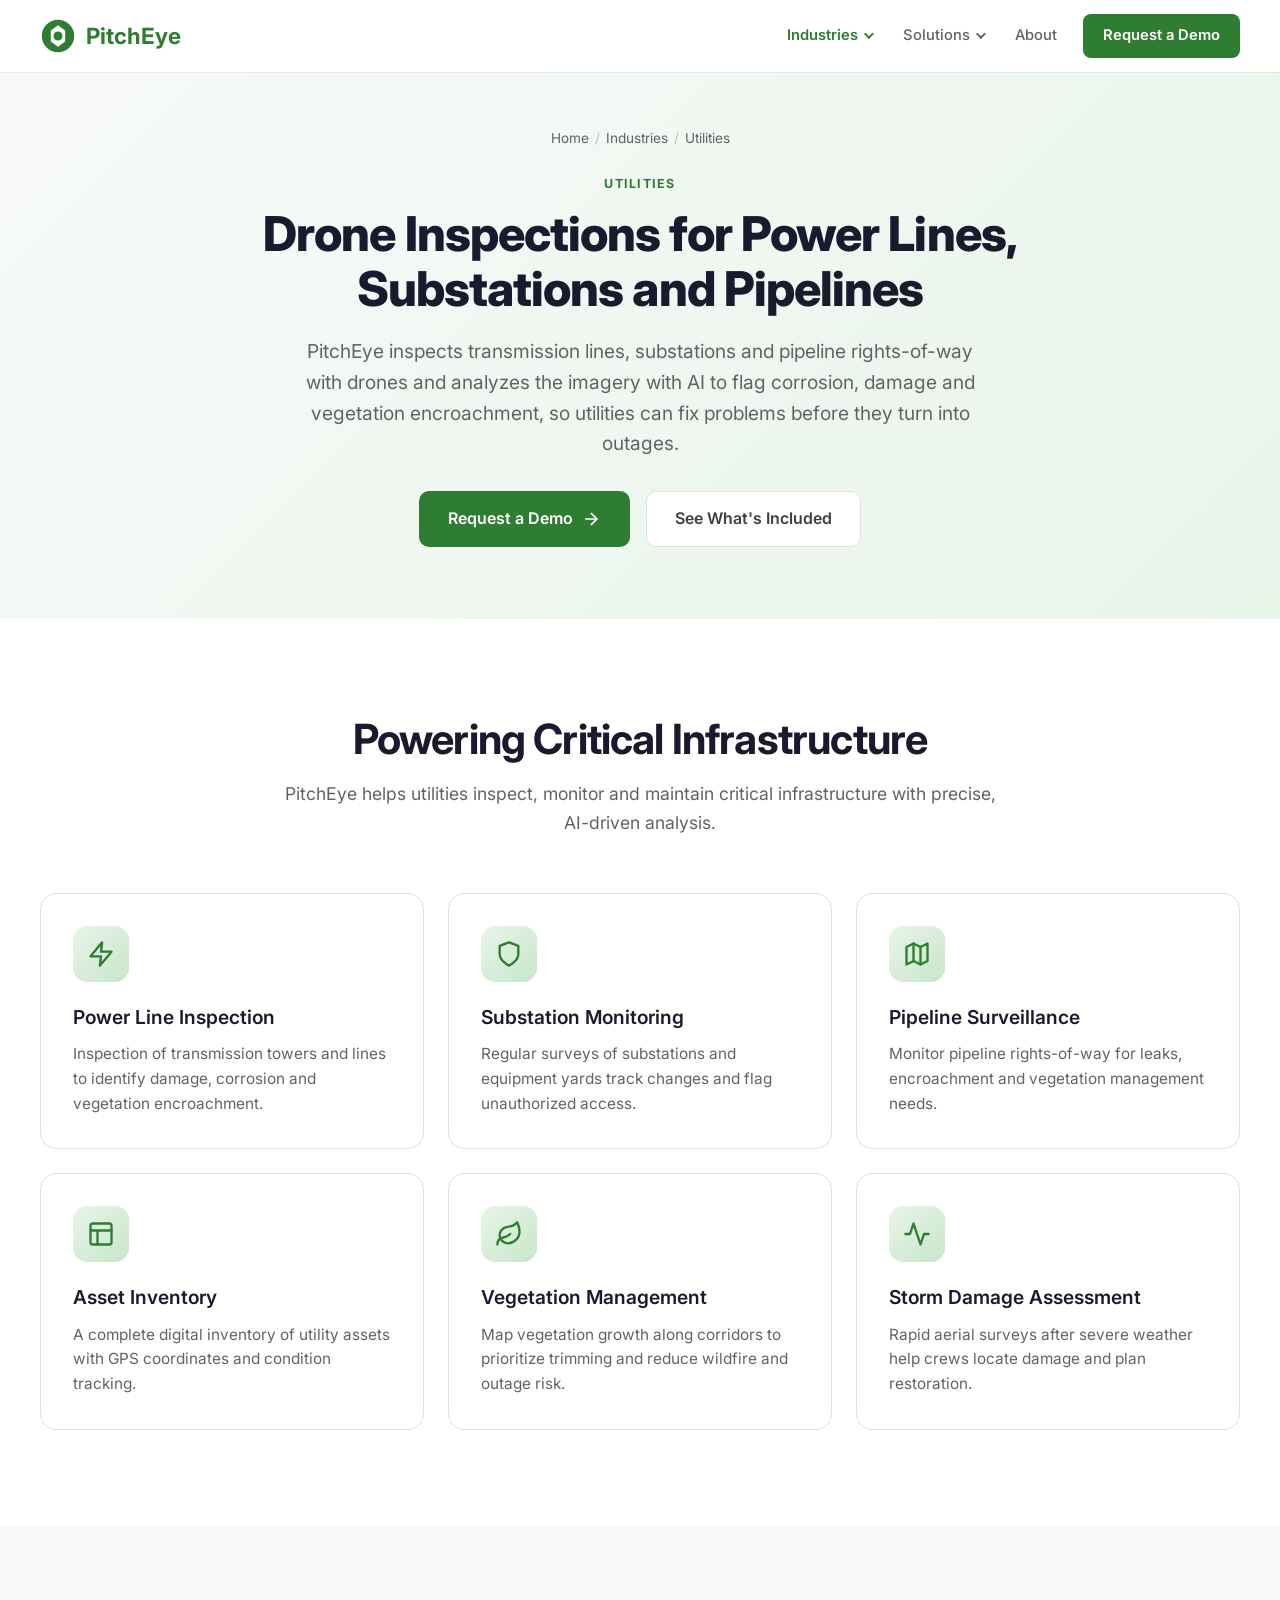
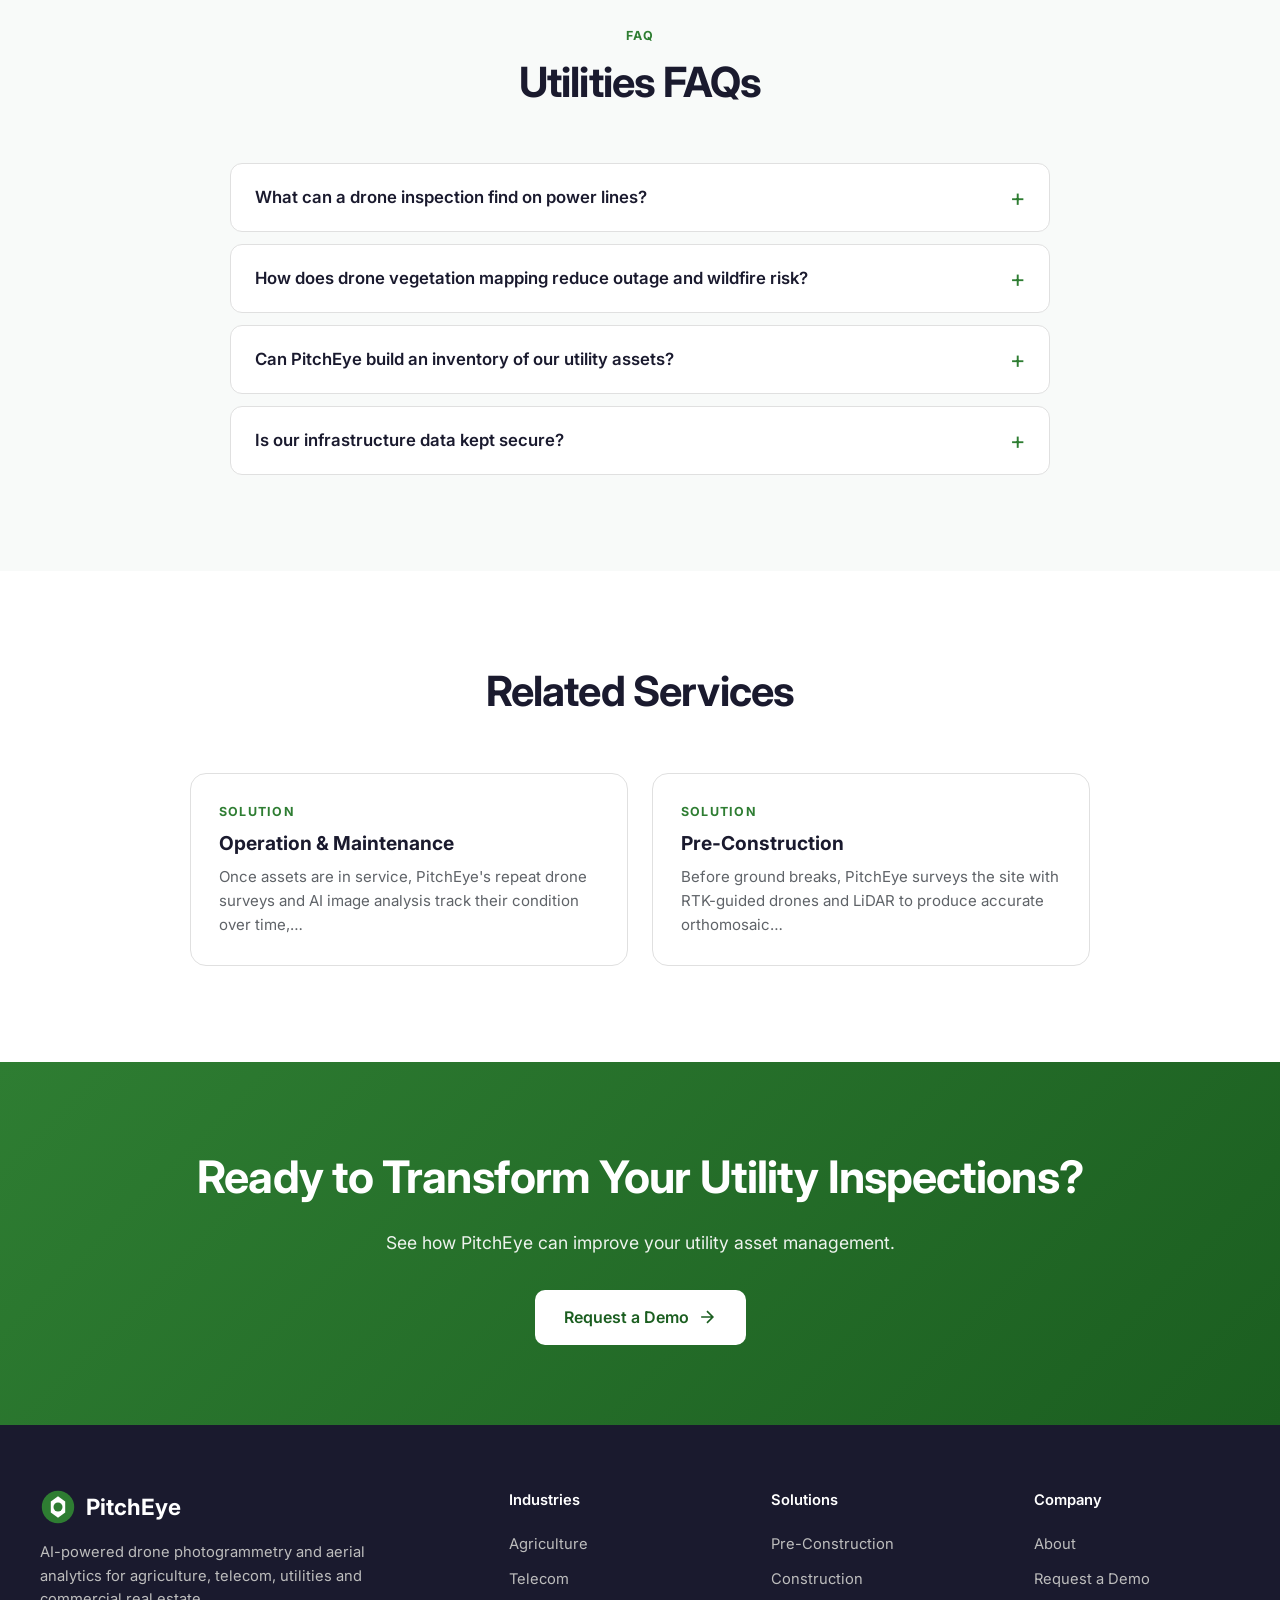
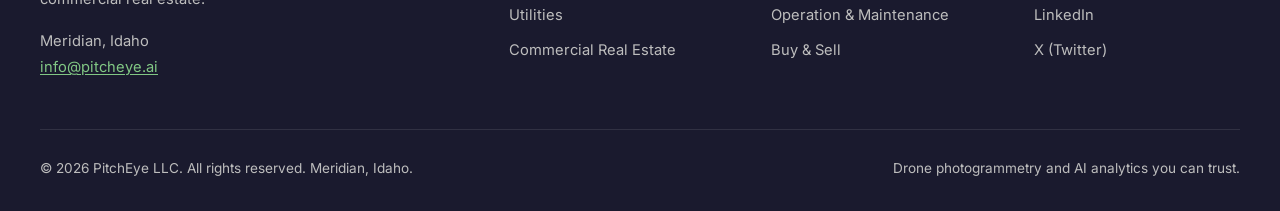
<file: industries/utilities.html>
<!DOCTYPE html>
<html lang="en">
<head>
  <meta charset="UTF-8">
  <meta name="viewport" content="width=device-width, initial-scale=1.0">
  <title>Drone Utility Inspections: Power Lines &amp; Substations | PitchEye</title>
  <meta name="description" content="AI-powered drone inspections for power lines, substations and pipeline rights-of-way. Detect corrosion, damage and vegetation encroachment before outages.">
  <link rel="canonical" href="https://pitcheye.ai/industries/utilities.html">
  <meta name="robots" content="index, follow, max-image-preview:large">
  <meta name="theme-color" content="#2E7D32">

  <meta property="og:type" content="website">
  <meta property="og:site_name" content="PitchEye">
  <meta property="og:title" content="Drone Utility Inspections: Power Lines &amp; Substations | PitchEye">
  <meta property="og:description" content="AI-powered drone inspections for power lines, substations and pipeline rights-of-way. Detect corrosion, damage and vegetation encroachment before outages.">
  <meta property="og:url" content="https://pitcheye.ai/industries/utilities.html">
  <meta property="og:image" content="https://pitcheye.ai/images/og-image.png">
  <meta property="og:image:width" content="1200">
  <meta property="og:image:height" content="630">
  <meta property="og:image:alt" content="PitchEye – AI-powered drone photogrammetry, Meridian, Idaho">
  <meta property="og:locale" content="en_US">
  <meta name="twitter:card" content="summary_large_image">
  <meta name="twitter:title" content="Drone Utility Inspections: Power Lines &amp; Substations | PitchEye">
  <meta name="twitter:description" content="AI-powered drone inspections for power lines, substations and pipeline rights-of-way. Detect corrosion, damage and vegetation encroachment before outages.">
  <meta name="twitter:image" content="https://pitcheye.ai/images/og-image.png">

  <link rel="icon" href="../favicon.svg" type="image/svg+xml">
  <link rel="icon" href="../favicon-32.png" sizes="32x32" type="image/png">
  <link rel="apple-touch-icon" href="../apple-touch-icon.png">

  <link rel="preconnect" href="https://fonts.googleapis.com">
  <link rel="preconnect" href="https://fonts.gstatic.com" crossorigin>
  <link href="https://fonts.googleapis.com/css2?family=Inter:wght@400;500;600;700;800&display=swap" rel="stylesheet">
  <link rel="stylesheet" href="../css/styles.css">

<script type="application/ld+json">
{
  "@context": "https://schema.org",
  "@type": "Service",
  "@id": "https://pitcheye.ai/industries/utilities.html#service",
  "name": "Drone Inspections for Power Lines, Substations and Pipelines",
  "serviceType": "Drone utility infrastructure inspection",
  "description": "PitchEye inspects transmission lines, substations and pipeline rights-of-way with drones and analyzes the imagery with AI to flag corrosion, damage and vegetation encroachment, so utilities can fix problems before they turn into outages.",
  "provider": {
    "@id": "https://pitcheye.ai/#organization"
  },
  "url": "https://pitcheye.ai/industries/utilities.html",
  "areaServed": [
    {
      "@type": "State",
      "name": "Idaho"
    },
    {
      "@type": "Place",
      "name": "Pacific Northwest"
    }
  ],
  "hasOfferCatalog": {
    "@type": "OfferCatalog",
    "name": "Utilities services",
    "itemListElement": [
      {
        "@type": "Offer",
        "itemOffered": {
          "@type": "Service",
          "name": "Power Line Inspection",
          "description": "Inspection of transmission towers and lines to identify damage, corrosion and vegetation encroachment."
        }
      },
      {
        "@type": "Offer",
        "itemOffered": {
          "@type": "Service",
          "name": "Substation Monitoring",
          "description": "Regular surveys of substations and equipment yards track changes and flag unauthorized access."
        }
      },
      {
        "@type": "Offer",
        "itemOffered": {
          "@type": "Service",
          "name": "Pipeline Surveillance",
          "description": "Monitor pipeline rights-of-way for leaks, encroachment and vegetation management needs."
        }
      },
      {
        "@type": "Offer",
        "itemOffered": {
          "@type": "Service",
          "name": "Asset Inventory",
          "description": "A complete digital inventory of utility assets with GPS coordinates and condition tracking."
        }
      },
      {
        "@type": "Offer",
        "itemOffered": {
          "@type": "Service",
          "name": "Vegetation Management",
          "description": "Map vegetation growth along corridors to prioritize trimming and reduce wildfire and outage risk."
        }
      },
      {
        "@type": "Offer",
        "itemOffered": {
          "@type": "Service",
          "name": "Storm Damage Assessment",
          "description": "Rapid aerial surveys after severe weather help crews locate damage and plan restoration."
        }
      }
    ]
  }
}
</script>
<script type="application/ld+json">
{
  "@context": "https://schema.org",
  "@type": "BreadcrumbList",
  "itemListElement": [
    {
      "@type": "ListItem",
      "position": 1,
      "name": "Home",
      "item": "https://pitcheye.ai/"
    },
    {
      "@type": "ListItem",
      "position": 2,
      "name": "Utilities",
      "item": "https://pitcheye.ai/industries/utilities.html"
    }
  ]
}
</script>
<script type="application/ld+json">
{
  "@context": "https://schema.org",
  "@type": "FAQPage",
  "mainEntity": [
    {
      "@type": "Question",
      "name": "What can a drone inspection find on power lines?",
      "acceptedAnswer": {
        "@type": "Answer",
        "text": "High-resolution and thermal imagery can reveal damaged insulators, corrosion, loose or failing hardware, hot spots and vegetation growing too close to conductors. AI analysis helps sort and prioritize findings across many structures."
      }
    },
    {
      "@type": "Question",
      "name": "How does drone vegetation mapping reduce outage and wildfire risk?",
      "acceptedAnswer": {
        "@type": "Answer",
        "text": "Mapping vegetation along transmission and distribution corridors shows exactly where growth is encroaching on lines, so trimming crews can be sent to the highest-risk spans first instead of working on a fixed cycle."
      }
    },
    {
      "@type": "Question",
      "name": "Can PitchEye build an inventory of our utility assets?",
      "acceptedAnswer": {
        "@type": "Answer",
        "text": "Yes. Each survey produces GPS-located imagery of poles, towers and equipment that becomes a searchable digital inventory with condition notes, which you can update with repeat flights."
      }
    },
    {
      "@type": "Question",
      "name": "Is our infrastructure data kept secure?",
      "acceptedAnswer": {
        "@type": "Answer",
        "text": "Yes. PitchEye stores data in a secure cloud platform with bank-level encryption and compliance controls designed for sensitive infrastructure data."
      }
    }
  ]
}
</script>
</head>
<body>
  <a class="skip-link" href="#main">Skip to content</a>

  <header class="nav">
    <div class="nav-container">
      <a href="../index.html" class="nav-logo" aria-label="PitchEye home"><svg viewBox="0 0 40 40" aria-hidden="true"><circle cx="20" cy="20" r="18" fill="#2E7D32"/><path d="M20 8L28 14V26L20 32L12 26V14L20 8Z" fill="#fff"/><circle cx="20" cy="20" r="5" fill="#2E7D32"/></svg><span>PitchEye</span></a>
      <button class="mobile-toggle" aria-label="Open menu" aria-expanded="false" aria-controls="site-menu"><span></span><span></span><span></span></button>
      <nav id="site-menu" class="nav-links" aria-label="Main">
        <div class="nav-group active">
          <button class="nav-group-btn" aria-expanded="false">Industries</button>
          <ul class="nav-menu"><li><a href="../industries/agriculture.html">Agriculture</a></li><li><a href="../industries/telecom.html">Telecom</a></li><li><a href="../industries/utilities.html" aria-current="page">Utilities</a></li><li><a href="../industries/commercial-real-estate.html">Commercial Real Estate</a></li></ul>
        </div>
        <div class="nav-group">
          <button class="nav-group-btn" aria-expanded="false">Solutions</button>
          <ul class="nav-menu"><li><a href="../solutions/pre-construction.html">Pre-Construction</a></li><li><a href="../solutions/construction.html">Construction</a></li><li><a href="../solutions/operation-maintenance.html">Operation &amp; Maintenance</a></li><li><a href="../solutions/buy-sell.html">Buy &amp; Sell</a></li></ul>
        </div>
        <a href="../about.html">About</a>
        <a href="../contact.html" class="nav-cta">Request a Demo</a>
      </nav>
    </div>
  </header>

  <main id="main">
    <section class="page-header">
      <div class="container container--narrow">
        <nav class="breadcrumbs" aria-label="Breadcrumb"><ol><li><a href="../index.html">Home</a></li><li><a href="../index.html#industries">Industries</a></li><li aria-current="page">Utilities</li></ol></nav>
        <span class="section-label">Utilities</span>
        <h1>Drone Inspections for Power Lines, Substations and Pipelines</h1>
        <p class="lede">PitchEye inspects transmission lines, substations and pipeline rights-of-way with drones and analyzes the imagery with AI to flag corrosion, damage and vegetation encroachment, so utilities can fix problems before they turn into outages.</p>
        <div class="hero-buttons">
          <a href="../contact.html" class="btn btn-primary">Request a Demo <svg width="20" height="20" viewBox="0 0 24 24" fill="none" stroke="currentColor" stroke-width="2" aria-hidden="true"><path d="M5 12h14M12 5l7 7-7 7"/></svg></a>
          <a href="#services" class="btn btn-secondary">See What's Included</a>
        </div>
      </div>
    </section>

    <section class="section" id="services" aria-labelledby="services-h">
      <div class="container">
        <div class="section-header">
          <h2 id="services-h">Powering Critical Infrastructure</h2>
          <p>PitchEye helps utilities inspect, monitor and maintain critical infrastructure with precise, AI-driven analysis.</p>
        </div>
        <div class="grid grid-3"><article class="card"><div class="card-icon"><svg viewBox="0 0 24 24" fill="none" stroke="currentColor" stroke-width="2" stroke-linecap="round" stroke-linejoin="round" aria-hidden="true"><path d="M13 2 3 14h9l-1 8 10-12h-9l1-8z"/></svg></div><h3>Power Line Inspection</h3><p>Inspection of transmission towers and lines to identify damage, corrosion and vegetation encroachment.</p></article><article class="card"><div class="card-icon"><svg viewBox="0 0 24 24" fill="none" stroke="currentColor" stroke-width="2" stroke-linecap="round" stroke-linejoin="round" aria-hidden="true"><path d="M12 22s8-4 8-10V5l-8-3-8 3v7c0 6 8 10 8 10z"/></svg></div><h3>Substation Monitoring</h3><p>Regular surveys of substations and equipment yards track changes and flag unauthorized access.</p></article><article class="card"><div class="card-icon"><svg viewBox="0 0 24 24" fill="none" stroke="currentColor" stroke-width="2" stroke-linecap="round" stroke-linejoin="round" aria-hidden="true"><path d="m3 6 6-3 6 3 6-3v15l-6 3-6-3-6 3z"/><path d="M9 3v15M15 6v15"/></svg></div><h3>Pipeline Surveillance</h3><p>Monitor pipeline rights-of-way for leaks, encroachment and vegetation management needs.</p></article><article class="card"><div class="card-icon"><svg viewBox="0 0 24 24" fill="none" stroke="currentColor" stroke-width="2" stroke-linecap="round" stroke-linejoin="round" aria-hidden="true"><rect x="3" y="3" width="18" height="18" rx="2"/><path d="M3 9h18M9 21V9"/></svg></div><h3>Asset Inventory</h3><p>A complete digital inventory of utility assets with GPS coordinates and condition tracking.</p></article><article class="card"><div class="card-icon"><svg viewBox="0 0 24 24" fill="none" stroke="currentColor" stroke-width="2" stroke-linecap="round" stroke-linejoin="round" aria-hidden="true"><path d="M11 20A7 7 0 0 1 9.8 6.1C15.5 5 17 4.48 19 2c1 2 2 4.18 2 8 0 5.5-4.78 10-10 10Z"/><path d="M2 21c0-3 1.85-5.36 5.08-6C9.5 14.52 12 13 13 12"/></svg></div><h3>Vegetation Management</h3><p>Map vegetation growth along corridors to prioritize trimming and reduce wildfire and outage risk.</p></article><article class="card"><div class="card-icon"><svg viewBox="0 0 24 24" fill="none" stroke="currentColor" stroke-width="2" stroke-linecap="round" stroke-linejoin="round" aria-hidden="true"><path d="M22 12h-4l-3 9L9 3l-3 9H2"/></svg></div><h3>Storm Damage Assessment</h3><p>Rapid aerial surveys after severe weather help crews locate damage and plan restoration.</p></article></div>
        
      </div>
    </section>

    <section class="section section-alt" aria-labelledby="faq-h">
      <div class="container container--narrow">
        <div class="section-header">
          <span class="section-label">FAQ</span>
          <h2 id="faq-h">Utilities FAQs</h2>
        </div>
        <div class="faq"><details class="faq-item"><summary><h3>What can a drone inspection find on power lines?</h3></summary><p>High-resolution and thermal imagery can reveal damaged insulators, corrosion, loose or failing hardware, hot spots and vegetation growing too close to conductors. AI analysis helps sort and prioritize findings across many structures.</p></details><details class="faq-item"><summary><h3>How does drone vegetation mapping reduce outage and wildfire risk?</h3></summary><p>Mapping vegetation along transmission and distribution corridors shows exactly where growth is encroaching on lines, so trimming crews can be sent to the highest-risk spans first instead of working on a fixed cycle.</p></details><details class="faq-item"><summary><h3>Can PitchEye build an inventory of our utility assets?</h3></summary><p>Yes. Each survey produces GPS-located imagery of poles, towers and equipment that becomes a searchable digital inventory with condition notes, which you can update with repeat flights.</p></details><details class="faq-item"><summary><h3>Is our infrastructure data kept secure?</h3></summary><p>Yes. PitchEye stores data in a secure cloud platform with bank-level encryption and compliance controls designed for sensitive infrastructure data.</p></details></div>
      </div>
    </section>
    <section class="section" aria-labelledby="related-h">
      <div class="container">
        <div class="section-header"><h2 id="related-h">Related Services</h2></div>
        <div class="related-grid"><a class="related-card" href="../solutions/operation-maintenance.html"><span class="section-label">Solution</span><strong>Operation &amp; Maintenance</strong><span>Once assets are in service, PitchEye&#x27;s repeat drone surveys and AI image analysis track their condition over time,…</span></a><a class="related-card" href="../solutions/pre-construction.html"><span class="section-label">Solution</span><strong>Pre-Construction</strong><span>Before ground breaks, PitchEye surveys the site with RTK-guided drones and LiDAR to produce accurate orthomosaic…</span></a></div>
      </div>
    </section>

    <section class="cta-section">
      <div class="container">
        <h2>Ready to Transform Your Utility Inspections?</h2>
        <p>See how PitchEye can improve your utility asset management.</p>
        <a href="../contact.html" class="btn btn-light">Request a Demo <svg width="20" height="20" viewBox="0 0 24 24" fill="none" stroke="currentColor" stroke-width="2" aria-hidden="true"><path d="M5 12h14M12 5l7 7-7 7"/></svg></a>
      </div>
    </section>
  </main>

  <footer class="footer">
    <div class="footer-container">
      <div class="footer-top">
        <div class="footer-brand">
          <a href="../index.html" class="nav-logo nav-logo--light"><svg viewBox="0 0 40 40" aria-hidden="true"><circle cx="20" cy="20" r="18" fill="#2E7D32"/><path d="M20 8L28 14V26L20 32L12 26V14L20 8Z" fill="#fff"/><circle cx="20" cy="20" r="5" fill="#2E7D32"/></svg><span>PitchEye</span></a>
          <p>AI-powered drone photogrammetry and aerial analytics for agriculture, telecom, utilities and commercial real estate.</p>
          <address>
            Meridian, Idaho<br>
            <a href="mailto:info@pitcheye.ai">info@pitcheye.ai</a>
          </address>
        </div>
        <div><h2 class="footer-h">Industries</h2><ul><li><a href="../industries/agriculture.html">Agriculture</a></li><li><a href="../industries/telecom.html">Telecom</a></li><li><a href="../industries/utilities.html">Utilities</a></li><li><a href="../industries/commercial-real-estate.html">Commercial Real Estate</a></li></ul></div>
        <div><h2 class="footer-h">Solutions</h2><ul><li><a href="../solutions/pre-construction.html">Pre-Construction</a></li><li><a href="../solutions/construction.html">Construction</a></li><li><a href="../solutions/operation-maintenance.html">Operation &amp; Maintenance</a></li><li><a href="../solutions/buy-sell.html">Buy &amp; Sell</a></li></ul></div>
        <div><h2 class="footer-h">Company</h2><ul>
          <li><a href="../about.html">About</a></li>
          <li><a href="../contact.html">Request a Demo</a></li>
          <li><a href="https://www.linkedin.com/company/pitcheye" rel="noopener" target="_blank">LinkedIn</a></li>
          <li><a href="https://twitter.com/pitcheye" rel="noopener" target="_blank">X (Twitter)</a></li>
        </ul></div>
      </div>
      <div class="footer-bottom">
        <p>&copy; <span data-year>2026</span> PitchEye LLC. All rights reserved. Meridian, Idaho.</p>
        <p>Drone photogrammetry and AI analytics you can trust.</p>
      </div>
    </div>
  </footer>

  <script src="../js/main.js" defer></script>
</body>
</html>
</file>
<file: css/styles.css>
/* PitchEye – site styles (one stylesheet for every page) */
:root {
  --primary: #2E7D32;
  --primary-dark: #1B5E20;
  --primary-light: #4CAF50;
  --accent: #81C784;
  --tint: #e8f5e9;
  --dark: #1a1a2e;
  --light: #f8faf9;
  --gray-100: #f5f5f5;
  --gray-200: #e0e0e0;
  --gray-300: #bdbdbd;
  --gray-600: #5f6368;
  --gray-800: #3c4043;
  --white: #ffffff;
  --radius: 16px;
  --shadow: 0 4px 20px rgba(0,0,0,0.08);
  --shadow-lg: 0 10px 40px rgba(0,0,0,0.12);
  --nav-h: 72px;
}

*, *::before, *::after { margin: 0; padding: 0; box-sizing: border-box; }
html { scroll-behavior: smooth; scroll-padding-top: calc(var(--nav-h) + 16px); }
body {
  font-family: 'Inter', -apple-system, BlinkMacSystemFont, 'Segoe UI', sans-serif;
  color: var(--gray-800);
  line-height: 1.6;
  background: var(--white);
  -webkit-font-smoothing: antialiased;
}
img, svg { display: block; max-width: 100%; }
a { color: inherit; text-decoration: none; }
p a, .prose a, address a, .form-note a { color: var(--primary); text-decoration: underline; text-underline-offset: 2px; }
ul, ol { list-style: none; }
button { font: inherit; }
:focus-visible { outline: 3px solid var(--primary-light); outline-offset: 3px; border-radius: 6px; }

.skip-link {
  position: absolute; left: 16px; top: -60px; z-index: 2000;
  background: var(--primary); color: var(--white); padding: 10px 16px; border-radius: 8px; font-weight: 600;
}
.skip-link:focus { top: 12px; }

.container { max-width: 1200px; margin: 0 auto; }
.container--narrow { max-width: 820px; }
.mt-48 { margin-top: 48px; }

/* ---------- Navigation ---------- */
.nav {
  position: fixed; inset: 0 0 auto 0; z-index: 1000;
  background: rgba(255,255,255,0.97); backdrop-filter: blur(10px);
  padding: 0 40px; box-shadow: 0 1px 0 rgba(0,0,0,0.06);
}
.nav-container {
  max-width: 1200px; margin: 0 auto; height: var(--nav-h);
  display: flex; align-items: center; justify-content: space-between;
}
.nav-logo { display: flex; align-items: center; gap: 10px; font-size: 1.4rem; font-weight: 700; color: var(--primary); }
.nav-logo svg { width: 36px; height: 36px; }
.nav-logo--light { color: var(--white); }

.nav-links { display: flex; gap: 4px; align-items: center; }
.nav-links > a, .nav-group-btn {
  padding: 8px 14px; border-radius: 8px; font-size: 0.92rem; font-weight: 500;
  color: var(--gray-600); background: none; border: 0; cursor: pointer; transition: background .2s, color .2s;
}
.nav-links > a:hover, .nav-group-btn:hover { background: var(--gray-100); color: var(--primary); }
.nav-links > a[aria-current="page"], .nav-group.active > .nav-group-btn { color: var(--primary); font-weight: 600; }

.nav-group { position: relative; }
.nav-group-btn { display: inline-flex; align-items: center; gap: 6px; }
.nav-group-btn::after {
  content: ''; width: 7px; height: 7px; border-right: 2px solid currentColor; border-bottom: 2px solid currentColor;
  transform: rotate(45deg) translateY(-2px); transition: transform .2s;
}
.nav-group-btn[aria-expanded="true"]::after { transform: rotate(-135deg) translateY(-1px); }
.nav-menu {
  position: absolute; top: calc(100% + 8px); left: 0; min-width: 240px;
  background: var(--white); border: 1px solid var(--gray-200); border-radius: 12px; box-shadow: var(--shadow-lg);
  padding: 8px; display: none;
}
.nav-group:hover .nav-menu, .nav-group:focus-within .nav-menu, .nav-group-btn[aria-expanded="true"] + .nav-menu { display: block; }
.nav-group::after { content: ''; position: absolute; left: 0; right: 0; top: 100%; height: 10px; } /* hover bridge */
.nav-menu a { display: block; padding: 10px 12px; border-radius: 8px; font-size: 0.92rem; color: var(--gray-800); }
.nav-menu a:hover { background: var(--tint); color: var(--primary-dark); }
.nav-menu a[aria-current="page"] { background: var(--tint); color: var(--primary-dark); font-weight: 600; }

.nav-cta { background: var(--primary) !important; color: var(--white) !important; padding: 10px 20px !important; margin-left: 8px; font-weight: 600 !important; }
.nav-cta:hover { background: var(--primary-dark) !important; }

.mobile-toggle { display: none; background: none; border: none; cursor: pointer; padding: 8px; }
.mobile-toggle span { display: block; width: 24px; height: 2px; background: var(--gray-800); margin: 5px 0; transition: transform .3s, opacity .3s; }
.mobile-toggle[aria-expanded="true"] span:nth-child(1) { transform: translateY(7px) rotate(45deg); }
.mobile-toggle[aria-expanded="true"] span:nth-child(2) { opacity: 0; }
.mobile-toggle[aria-expanded="true"] span:nth-child(3) { transform: translateY(-7px) rotate(-45deg); }

/* ---------- Hero & page header ---------- */
.hero, .page-header {
  background: linear-gradient(135deg, var(--light) 0%, var(--tint) 100%);
  position: relative; overflow: hidden;
}
.hero { padding: 150px 40px 80px; text-align: center; }
.hero::before {
  content: ''; position: absolute; top: -40%; right: -15%; width: 600px; height: 600px; border-radius: 50%;
  background: radial-gradient(circle, rgba(46,125,50,0.09) 0%, transparent 70%); pointer-events: none;
}
.hero-badge {
  display: inline-flex; align-items: center; gap: 8px; background: var(--white); border: 1px solid var(--gray-200);
  padding: 8px 16px; border-radius: 100px; font-size: 0.85rem; font-weight: 500; color: var(--gray-600); margin-bottom: 24px;
}
.hero-badge svg { width: 16px; height: 16px; color: var(--primary); }
.hero h1 {
  font-size: clamp(2.2rem, 5vw, 3.6rem); font-weight: 800; color: var(--dark); line-height: 1.12;
  margin: 0 auto 24px; letter-spacing: -0.02em; max-width: 920px;
}
.hero h1 span { color: var(--primary); }
.lede { font-size: 1.2rem; color: var(--gray-600); max-width: 680px; margin: 0 auto 36px; }
.hero-buttons { display: flex; gap: 16px; justify-content: center; flex-wrap: wrap; }

.proof-bar {
  display: grid; grid-template-columns: repeat(4, 1fr); gap: 16px; max-width: 880px; margin: 56px auto 0;
  background: var(--white); border: 1px solid var(--gray-200); border-radius: var(--radius); padding: 24px; box-shadow: var(--shadow);
}
.proof-bar li { display: flex; flex-direction: column; gap: 2px; }
.proof-bar strong { font-size: 1.6rem; font-weight: 800; color: var(--primary); line-height: 1.2; }
.proof-bar span { font-size: 0.85rem; color: var(--gray-600); }

.page-header { padding: 128px 40px 72px; text-align: center; }
.page-header h1 { font-size: clamp(2rem, 4.2vw, 3rem); font-weight: 800; color: var(--dark); line-height: 1.15; margin-bottom: 20px; letter-spacing: -0.02em; }
.page-header .lede { margin-bottom: 32px; }
.page-header .lede:last-child { margin-bottom: 0; }

.breadcrumbs { margin-bottom: 20px; }
.breadcrumbs ol { display: flex; flex-wrap: wrap; justify-content: center; gap: 6px; font-size: 0.85rem; color: var(--gray-600); }
.breadcrumbs li + li::before { content: '/'; margin-right: 6px; color: var(--gray-300); }
.breadcrumbs a:hover { color: var(--primary); text-decoration: underline; }

/* ---------- Buttons ---------- */
.btn {
  display: inline-flex; align-items: center; justify-content: center; gap: 8px; padding: 14px 28px; border-radius: 10px;
  font-size: 1rem; font-weight: 600; cursor: pointer; border: 1px solid transparent; transition: background .2s, transform .2s, box-shadow .2s, color .2s;
}
.btn-primary { background: var(--primary); color: var(--white); }
.btn-primary:hover { background: var(--primary-dark); transform: translateY(-2px); box-shadow: 0 8px 24px rgba(46,125,50,0.3); }
.btn-secondary { background: var(--white); color: var(--gray-800); border-color: var(--gray-200); }
.btn-secondary:hover { border-color: var(--primary); color: var(--primary); }
.btn-light { background: var(--white); color: var(--primary-dark); }
.btn-light:hover { background: var(--tint); transform: translateY(-2px); }
.btn-block { width: 100%; }

/* ---------- Sections ---------- */
.section { padding: 96px 40px; }
.section-alt { background: var(--light); }
.section-header { text-align: center; max-width: 720px; margin: 0 auto 56px; }
.section-label {
  display: inline-block; font-size: 0.78rem; font-weight: 700; text-transform: uppercase; letter-spacing: 0.1em;
  color: var(--primary); margin-bottom: 12px;
}
.section h2, .contact-info h2, .contact-form h2 {
  font-size: clamp(1.8rem, 3.6vw, 2.6rem); font-weight: 700; color: var(--dark); margin-bottom: 16px; letter-spacing: -0.02em; line-height: 1.2;
}
.section-header p { font-size: 1.1rem; color: var(--gray-600); }

.section-dark { background: var(--dark); color: var(--white); }
.section-dark .section-label { color: var(--accent); }
.section-dark h2 { color: var(--white); }
.section-dark .section-header p { color: var(--gray-300); }

/* ---------- Grids & cards ---------- */
.grid { display: grid; gap: 24px; }
.grid-4 { grid-template-columns: repeat(auto-fit, minmax(250px, 1fr)); }
.grid-3 { grid-template-columns: repeat(auto-fit, minmax(300px, 1fr)); }
.grid-2 { grid-template-columns: repeat(auto-fit, minmax(320px, 1fr)); }

.card {
  background: var(--white); border: 1px solid var(--gray-200); border-radius: var(--radius); padding: 32px;
  transition: border-color .3s, box-shadow .3s, transform .3s; display: flex; flex-direction: column;
}
.card:hover { border-color: var(--accent); box-shadow: var(--shadow); transform: translateY(-4px); }
.card-icon {
  width: 56px; height: 56px; border-radius: 14px; display: flex; align-items: center; justify-content: center; margin-bottom: 20px;
  background: linear-gradient(135deg, var(--tint) 0%, #c8e6c9 100%);
}
.card-icon svg { width: 28px; height: 28px; color: var(--primary); }
.card h3 { font-size: 1.2rem; font-weight: 600; color: var(--dark); margin-bottom: 10px; }
.card p { color: var(--gray-600); font-size: 0.96rem; }
.card-link { display: inline-flex; align-items: center; gap: 6px; margin-top: auto; padding-top: 18px; font-size: 0.92rem; font-weight: 600; color: var(--primary); transition: gap .2s; }
.card-link svg { width: 16px; height: 16px; }
.card-link:hover { gap: 10px; }

.industry-card .card-icon { background: linear-gradient(135deg, var(--primary) 0%, var(--primary-light) 100%); }
.industry-card .card-icon svg { color: var(--white); }

.card--dark { background: rgba(255,255,255,0.05); border-color: rgba(255,255,255,0.12); }
.card--dark:hover { border-color: var(--accent); box-shadow: none; }
.card--dark h3 { color: var(--accent); }
.card--dark p { color: rgba(255,255,255,0.75); }
.card--dark .card-link { color: var(--accent); }
.step { font-size: 0.85rem; font-weight: 800; color: var(--primary-light); letter-spacing: 0.05em; margin-bottom: 12px; }

/* How it works */
.steps { display: grid; grid-template-columns: repeat(4, 1fr); gap: 24px; counter-reset: s; }
.steps li { border-top: 3px solid var(--primary); padding-top: 20px; }
.steps h3 { font-size: 1.2rem; color: var(--dark); margin-bottom: 8px; }
.steps p { color: var(--gray-600); font-size: 0.96rem; }

/* Features */
.features-grid { display: grid; grid-template-columns: repeat(auto-fit, minmax(300px, 1fr)); gap: 32px; }
.features-grid--3 { grid-template-columns: repeat(auto-fit, minmax(240px, 1fr)); background: var(--light); padding: 32px; border-radius: var(--radius); }
.feature-item { display: flex; gap: 16px; }
.feature-item svg { width: 26px; height: 26px; color: var(--primary); flex-shrink: 0; margin-top: 2px; }
.feature-item h3 { font-size: 1.02rem; font-weight: 600; color: var(--dark); margin-bottom: 4px; }
.feature-item p { font-size: 0.94rem; color: var(--gray-600); }

/* FAQ */
.faq { display: flex; flex-direction: column; gap: 12px; }
.faq-item { background: var(--white); border: 1px solid var(--gray-200); border-radius: 12px; }
.faq-item summary {
  list-style: none; cursor: pointer; padding: 20px 56px 20px 24px; position: relative;
}
.faq-item summary::-webkit-details-marker { display: none; }
.faq-item summary h3 { font-size: 1.05rem; font-weight: 600; color: var(--dark); }
.faq-item summary::after {
  content: '+'; position: absolute; right: 24px; top: 50%; transform: translateY(-50%);
  font-size: 1.5rem; font-weight: 400; color: var(--primary); line-height: 1;
}
.faq-item[open] summary::after { content: '–'; }
.faq-item p { padding: 0 24px 22px; color: var(--gray-600); }

/* Related */
.related-grid { display: grid; grid-template-columns: repeat(auto-fit, minmax(300px, 1fr)); gap: 24px; max-width: 900px; margin: 0 auto; }
.related-card {
  display: flex; flex-direction: column; gap: 6px; padding: 28px; border: 1px solid var(--gray-200); border-radius: var(--radius);
  transition: border-color .2s, box-shadow .2s;
}
.related-card .section-label { margin-bottom: 0; }
.related-card strong { font-size: 1.2rem; color: var(--dark); }
.related-card span:last-child { color: var(--gray-600); font-size: 0.94rem; }
.related-card:hover { border-color: var(--accent); box-shadow: var(--shadow); }

/* Prose (About) */
.prose h2 { font-size: 1.7rem; margin: 48px 0 16px; }
.prose h2:first-child { margin-top: 0; }
.prose p { font-size: 1.08rem; color: var(--gray-800); margin-bottom: 18px; }
.check-list { display: grid; gap: 12px; margin: 8px 0 24px; }
.check-list li { display: flex; gap: 12px; align-items: flex-start; font-size: 1.05rem; }
.check-list svg { width: 22px; height: 22px; color: var(--primary); flex-shrink: 0; margin-top: 2px; }

/* CTA */
.cta-section {
  background: linear-gradient(135deg, var(--primary) 0%, var(--primary-dark) 100%);
  padding: 80px 40px; text-align: center; color: var(--white);
}
.cta-section h2 { font-size: clamp(1.9rem, 4vw, 2.8rem); font-weight: 700; margin-bottom: 16px; letter-spacing: -0.02em; }
.cta-section p { font-size: 1.1rem; opacity: 0.92; margin: 0 auto 32px; max-width: 600px; }

/* ---------- Contact ---------- */
.contact-grid { display: grid; grid-template-columns: 1fr 1.2fr; gap: 56px; max-width: 1080px; }
.contact-info h2, .contact-form h2 { font-size: 1.6rem; margin-bottom: 24px; }
.mini-steps { counter-reset: m; display: grid; gap: 16px; margin-bottom: 36px; }
.mini-steps li { counter-increment: m; position: relative; padding-left: 44px; color: var(--gray-600); }
.mini-steps li::before {
  content: counter(m); position: absolute; left: 0; top: 0; width: 30px; height: 30px; border-radius: 50%;
  background: var(--tint); color: var(--primary-dark); font-weight: 700; display: grid; place-items: center; font-size: 0.9rem;
}
.mini-steps strong { color: var(--dark); }
.contact-item { display: flex; gap: 16px; margin-bottom: 24px; }
.contact-item svg { width: 24px; height: 24px; color: var(--primary); flex-shrink: 0; }
.contact-item h3 { font-size: 1rem; font-weight: 600; color: var(--dark); margin-bottom: 2px; }
.contact-item p { font-size: 0.95rem; color: var(--gray-600); }

.contact-form { background: var(--light); border: 1px solid var(--gray-200); padding: 40px; border-radius: 20px; }
.form-row { display: grid; grid-template-columns: 1fr 1fr; gap: 16px; }
.form-group { margin-bottom: 20px; }
.form-group label { display: block; font-size: 0.9rem; font-weight: 500; color: var(--gray-800); margin-bottom: 8px; }
.form-group input, .form-group select, .form-group textarea {
  width: 100%; padding: 13px 15px; border: 1px solid var(--gray-300); border-radius: 10px; font-size: 1rem; font-family: inherit;
  background: var(--white); color: var(--gray-800); transition: border-color .2s, box-shadow .2s;
}
.form-group input:focus, .form-group select:focus, .form-group textarea:focus {
  outline: none; border-color: var(--primary); box-shadow: 0 0 0 3px rgba(46,125,50,0.15);
}
.form-group .invalid { border-color: #c62828; }
.form-group textarea { min-height: 120px; resize: vertical; }
.form-note { margin-top: 14px; font-size: 0.85rem; color: var(--gray-600); }
.form-note.error { color: #c62828; }
.form-note.success { color: var(--primary-dark); font-weight: 500; }

/* ---------- Footer ---------- */
.footer { background: var(--dark); color: var(--gray-300); padding: 64px 40px 32px; }
.footer-container { max-width: 1200px; margin: 0 auto; }
.footer-top { display: grid; grid-template-columns: 2fr 1fr 1fr 1fr; gap: 56px; margin-bottom: 48px; }
.footer-brand p { margin: 16px 0; font-size: 0.92rem; max-width: 340px; }
.footer address { font-style: normal; font-size: 0.92rem; line-height: 1.8; }
.footer address a { color: var(--accent); }
.footer-h { color: var(--white); font-size: 0.92rem; font-weight: 600; margin-bottom: 18px; }
.footer ul li { margin-bottom: 10px; }
.footer ul a { color: var(--gray-300); font-size: 0.92rem; transition: color .2s; }
.footer ul a:hover { color: var(--white); }
.footer-bottom {
  border-top: 1px solid rgba(255,255,255,0.1); padding-top: 28px;
  display: flex; justify-content: space-between; align-items: center; gap: 16px; font-size: 0.85rem;
}

/* ---------- Responsive ---------- */
@media (max-width: 960px) {
  .steps { grid-template-columns: repeat(2, 1fr); }
  .footer-top { grid-template-columns: 1fr 1fr; gap: 40px; }
  .contact-grid { grid-template-columns: 1fr; }
}

@media (max-width: 900px) {
  .nav { padding: 0 20px; }
  .mobile-toggle { display: block; }
  .nav-links {
    display: none; position: absolute; top: var(--nav-h); left: 0; right: 0; max-height: calc(100vh - var(--nav-h)); overflow-y: auto;
    background: var(--white); flex-direction: column; align-items: stretch; padding: 16px 20px 24px; gap: 4px; box-shadow: var(--shadow);
  }
  .nav-links.open { display: flex; }
  .nav-links > a, .nav-group-btn { width: 100%; text-align: left; padding: 12px; font-size: 1rem; }
  .nav-group-btn { justify-content: space-between; }
  .nav-menu { position: static; display: none; box-shadow: none; border: 0; padding: 0 0 8px 12px; min-width: 0; }
  .nav-group:hover .nav-menu, .nav-group:focus-within .nav-menu { display: none; }
  .nav-group-btn[aria-expanded="true"] + .nav-menu { display: block; }
  .nav-cta { margin: 8px 0 0; text-align: center !important; }
}

@media (max-width: 768px) {
  .hero { padding: 116px 16px 56px; }
  .page-header { padding: 108px 16px 56px; }
  .section { padding: 64px 16px; }
  .cta-section { padding: 64px 16px; }
  .footer { padding: 56px 16px 28px; }
  .lede { font-size: 1.08rem; }
  .proof-bar { grid-template-columns: repeat(2, 1fr); padding: 20px; }
  .grid-3, .grid-2, .related-grid, .features-grid { grid-template-columns: 1fr; }
  .form-row { grid-template-columns: 1fr; gap: 0; }
  .contact-form { padding: 28px 20px; }
}

@media (max-width: 480px) {
  .steps { grid-template-columns: 1fr; }
  .footer-top { grid-template-columns: 1fr; }
  .footer-bottom { flex-direction: column; align-items: flex-start; }
  .hero-buttons { flex-direction: column; }
  .hero-buttons .btn { width: 100%; }
}

@media (prefers-reduced-motion: reduce) {
  html { scroll-behavior: auto; }
  *, *::before, *::after { transition: none !important; animation: none !important; }
}
</file>
